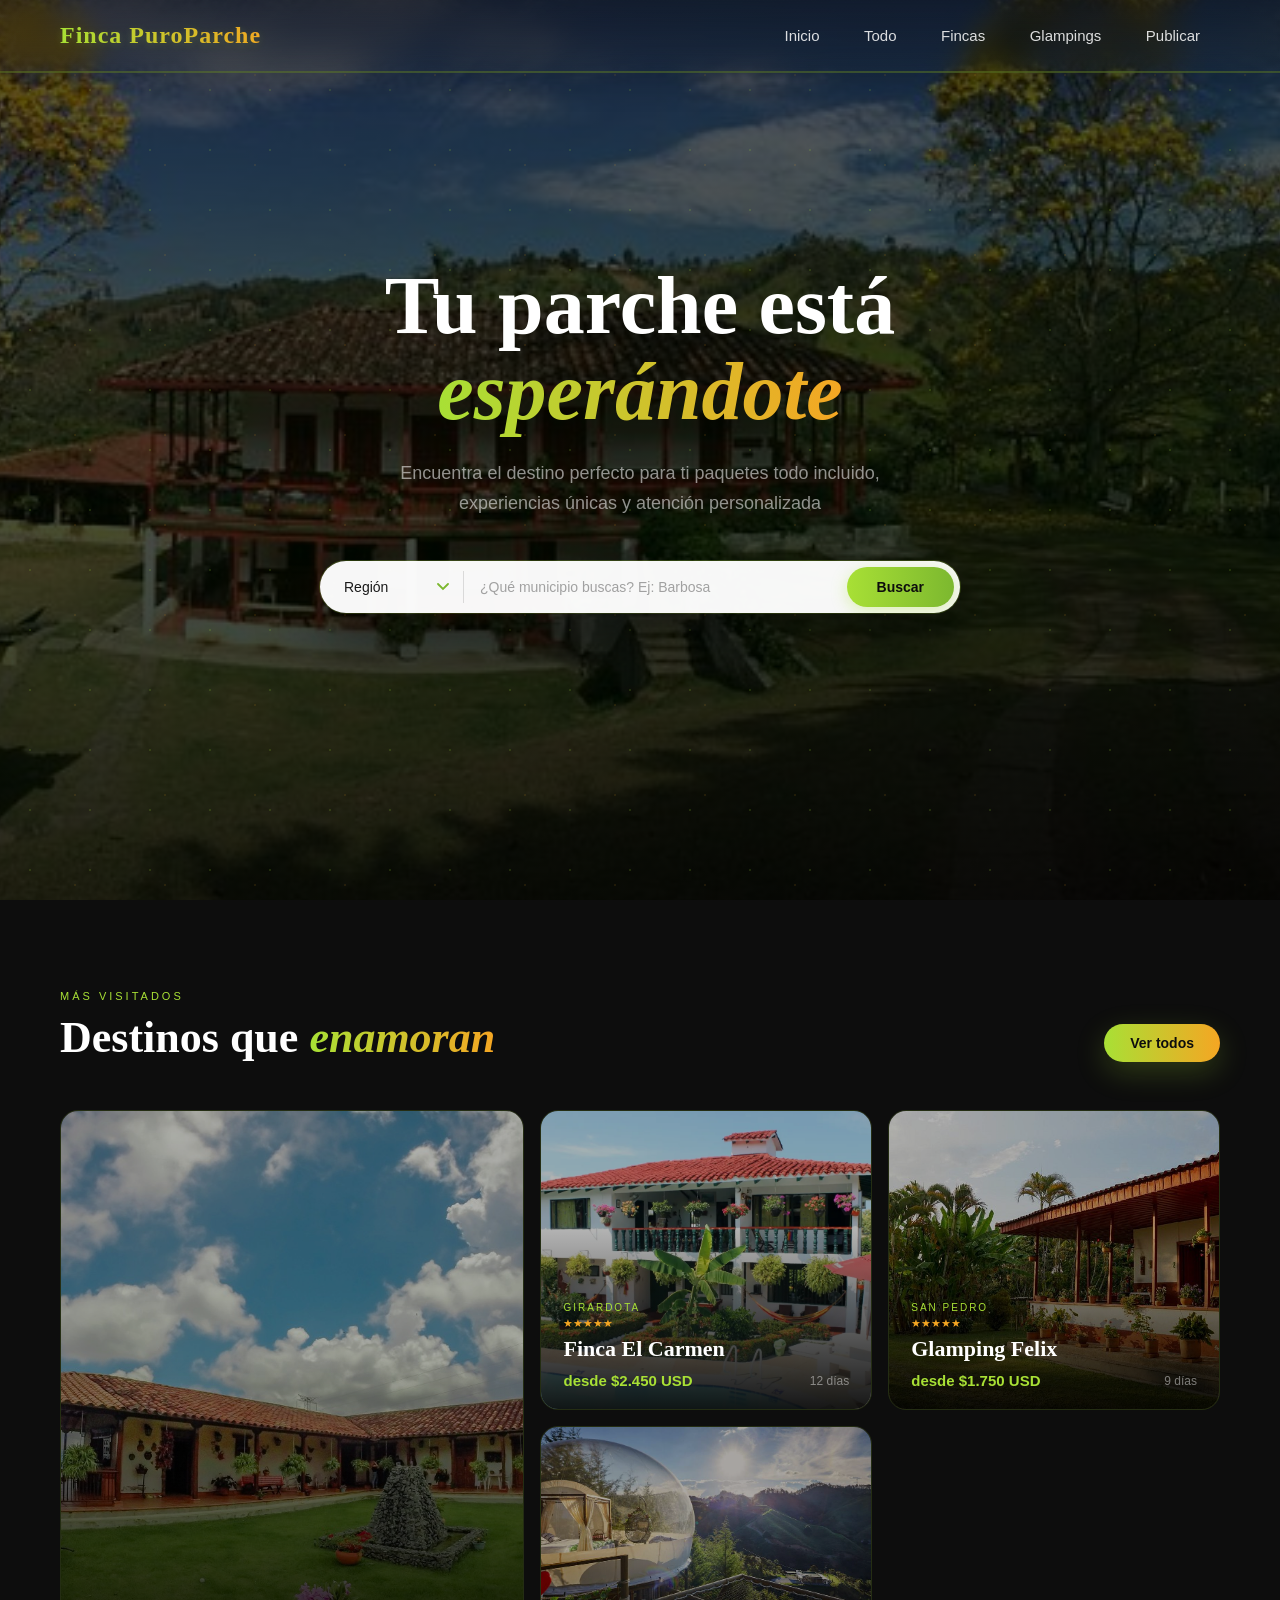
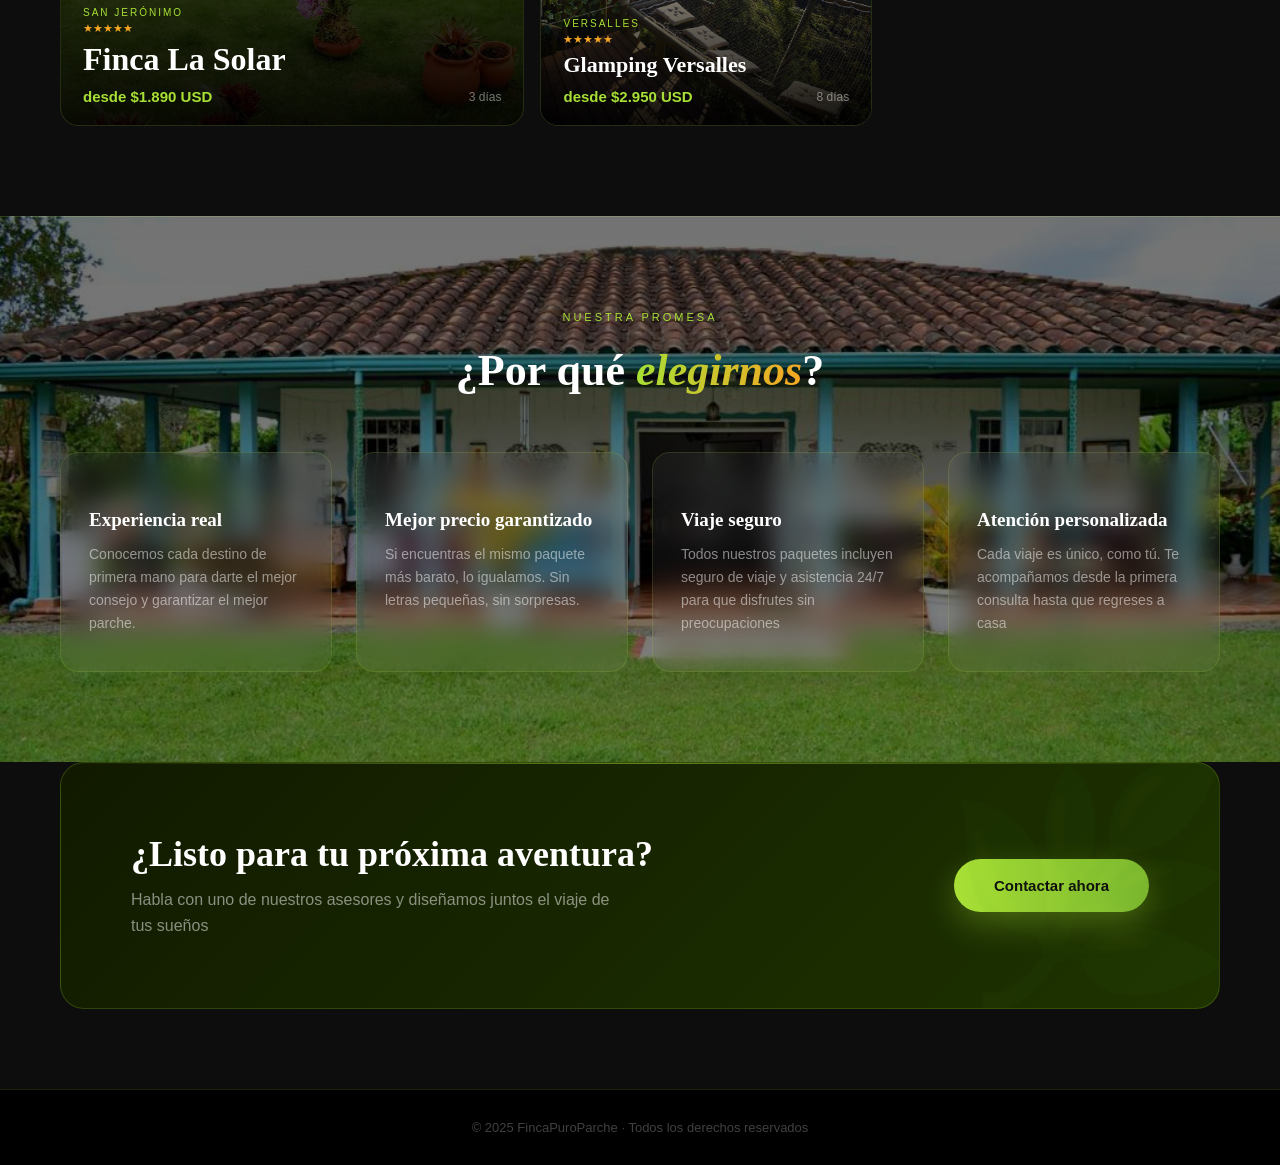
<file: index.html>
<!DOCTYPE html>
<html lang="es">
<head>
    <meta charset="UTF-8">
    <meta name="viewport" content="width=device-width, initial-scale=1.0">
    <title>Agencia de Viajes — Finca PuroParche</title>
    <link rel="preconnect" href="https://fonts.googleapis.com">
    <link rel="stylesheet" href="css/styleindex.css"> 
</head>
<body>

<header id="navbar">
    <div class="contenedor-navegacion">
        <span class="logo-texto"> Finca PuroParche</span>
        <nav class="menu">
            <a href="index.html">Inicio</a>
            <a href="html/Todo.html">Todo</a>
            <a href="html/Fincas.html">Fincas</a>
            <a href="html/Glampings.html">Glampings</a>
            <a href="html/contactanos.html">Publicar</a>
        </nav>
    </div>
</header>

<section class="hero">
    <div class="hero-bg"></div>
    <div class="hero-overlay"></div>
    <div class="hero-dots"></div>
    <div class="hero-content">

        <h1 class="hero-titulo">
            Tu parche está <em>esperándote</em>
        </h1>
        <p class="hero-subtitulo">
            Encuentra el destino perfecto para ti paquetes todo incluido, experiencias únicas y atención personalizada
        </p>

<div class="buscador-wrap">
    <div class="buscador-interactivo">
        <select name="tipo" id="search-region">
            <option value="">Región</option>
            <option value="Norte">Norte</option>
            <option value="Noroccidente">Noroccidente</option> <option value="Occidente">Occidente</option>
            <option value="Oriente">Oriente</option>
        </select>
        <div class="buscador-divider"></div>
        <input type="text" id="search-text" placeholder="¿Qué municipio buscas? Ej: Barbosa">
        <button class="btn-buscar" id="btn-buscar">Buscar</button>
    </div>
</div>
    </div>
</section>

<section class="seccion-destacados">
    <div class="seccion-header">
        <div>
            <p class="seccion-etiqueta"> Más visitados</p>
            <h2 class="seccion-titulo">Destinos que <em>enamoran</em></h2>
        </div>
        <a href="html/Todo.html" class="btn-ver-todos">Ver todos </a>
    </div>

    <div class="grid-destacados">
        <div class="card-dest">
            <img class="card-img" src="img/FincaLaSolar.jpg!d" alt="Finca La Solar">
            <div class="card-info">
                <p class="card-continente">San Jerónimo</p>
                <div class="estrellas">★★★★★</div>
                <h3 class="card-nombre">Finca La Solar</h3>
                <div class="card-footer">
                    <span class="card-precio">desde $1.890 USD</span>
                    <span class="card-dias"> 3 días</span>
                </div>
            </div>
        </div>

        <div class="card-dest">
            <img class="card-img" src="img/FincaElCarmen.webp" alt="Finca El Carmen">
            <div class="card-info">
                <p class="card-continente">Girardota</p>
                <div class="estrellas">★★★★★</div>
                <h3 class="card-nombre">Finca El Carmen</h3>
                <div class="card-footer">
                    <span class="card-precio">desde $2.450 USD</span>
                    <span class="card-dias"> 12 días</span>
                </div>
            </div>
        </div>

        <div class="card-dest">
            <img class="card-img" src="img/FincaFelix.jpg" alt="Glamping Felix">
            <div class="card-info">
                <p class="card-continente">San Pedro</p>
                <div class="estrellas">★★★★★</div>
                <h3 class="card-nombre">Glamping Felix</h3>
                <div class="card-footer">
                    <span class="card-precio">desde $1.750 USD</span>
                    <span class="card-dias"> 9 días</span>
                </div>
            </div>
        </div>

        <div class="card-dest">
            <img class="card-img" src="img/GlampingVersalles.jpg" alt="Glamping Versalles">
            <div class="card-info">
                <p class="card-continente">Versalles</p>
                <div class="estrellas">★★★★★</div>
                <h3 class="card-nombre">Glamping Versalles</h3>
                <div class="card-footer">
                    <span class="card-precio">desde $2.950 USD</span>
                    <span class="card-dias"> 8 días</span>
                </div>
            </div>
        </div>
    </div>
</section>

<section class="seccion-por-que">
    <div class="por-que-inner">
        <div style="text-align:center; margin-bottom: 0;">
            <p class="seccion-etiqueta" style="display:inline-block;"> Nuestra promesa</p>
            <h2 class="seccion-titulo" style="margin-top:12px;">¿Por qué <em>elegirnos</em>?</h2>
        </div>

        <div class="por-que-grid">
            <div class="por-que-card">
                <span class="por-que-icono"></span>
                <h3 class="por-que-titulo">Experiencia real</h3>
                <p class="por-que-texto">Conocemos cada destino de primera mano para darte el mejor consejo y garantizar el mejor parche.</p>
            </div>
            <div class="por-que-card">
                <span class="por-que-icono"></span>
                <h3 class="por-que-titulo">Mejor precio garantizado</h3>
                <p class="por-que-texto">Si encuentras el mismo paquete más barato, lo igualamos. Sin letras pequeñas, sin sorpresas.</p>
            </div>
            <div class="por-que-card">
                <span class="por-que-icono"></span>
                <h3 class="por-que-titulo">Viaje seguro</h3>
                <p class="por-que-texto">Todos nuestros paquetes incluyen seguro de viaje y asistencia 24/7 para que disfrutes sin preocupaciones</p>
            </div>
            <div class="por-que-card">
                <span class="por-que-icono"></span>
                <h3 class="por-que-titulo">Atención personalizada</h3>
                <p class="por-que-texto">Cada viaje es único, como tú. Te acompañamos desde la primera consulta hasta que regreses a casa</p>
            </div>
        </div>
    </div>
</section>

<div class="banner-cta">
    <div>
        <h2>¿Listo para tu próxima aventura?</h2>
        <p>Habla con uno de nuestros asesores y diseñamos juntos el viaje de tus sueños</p>
    </div>
    <a href="https://wa.me/573137295214?text=¡Hola!%20Estoy%20en%20la%20página%20de%20Finca%20PuroParche%20y%20quiero%20más%20información%20sobre%20los%20destinos%20disponibles." target="_blank" class="btn-cta">Contactar ahora</a>
</div>

<footer>
    <p>© 2025 FincaPuroParche · Todos los derechos reservados</p>
</footer>

<script>
    document.getElementById('btn-buscar').addEventListener('click', function() {
        const regionSeleccionada = document.getElementById('search-region').value;
        const textoBusqueda = document.getElementById('search-text').value.trim().toLowerCase();
        
        let destinoFinal = 'todos';

        if (textoBusqueda !== '') {
            if (textoBusqueda.includes('copacabana')) destinoFinal = 'Copacabana';
            else if (textoBusqueda.includes('girardota')) destinoFinal = 'Girardota';
            else if (textoBusqueda.includes('barbosa')) destinoFinal = 'Barbosa';
            else if (textoBusqueda.includes('jerónimo') || textoBusqueda.includes('jeronimo')) destinoFinal = 'San Jeronimo';
            else if (textoBusqueda.includes('santa fe')) destinoFinal = 'Santa Fe';
            else if (textoBusqueda.includes('sopetran') || textoBusqueda.includes('sopetrán')) destinoFinal = 'Sopetran';
            else if (textoBusqueda.includes('pedro')) destinoFinal = 'San Pedro';
            else if (textoBusqueda.includes('vicente')) destinoFinal = 'San Vicente';
            else if (textoBusqueda.includes('elena')) destinoFinal = 'Santa Elena';
        } 
        else if (regionSeleccionada !== '') {
            destinoFinal = regionSeleccionada; 
        }

        window.location.href = `html/Todo.html?buscar=${destinoFinal}`;
    });

    document.getElementById('search-text').addEventListener('keypress', function(e) {
        if (e.key === 'Enter') {
            document.getElementById('btn-buscar').click();
        }
    });
</script>

</body>
</html>
</file>
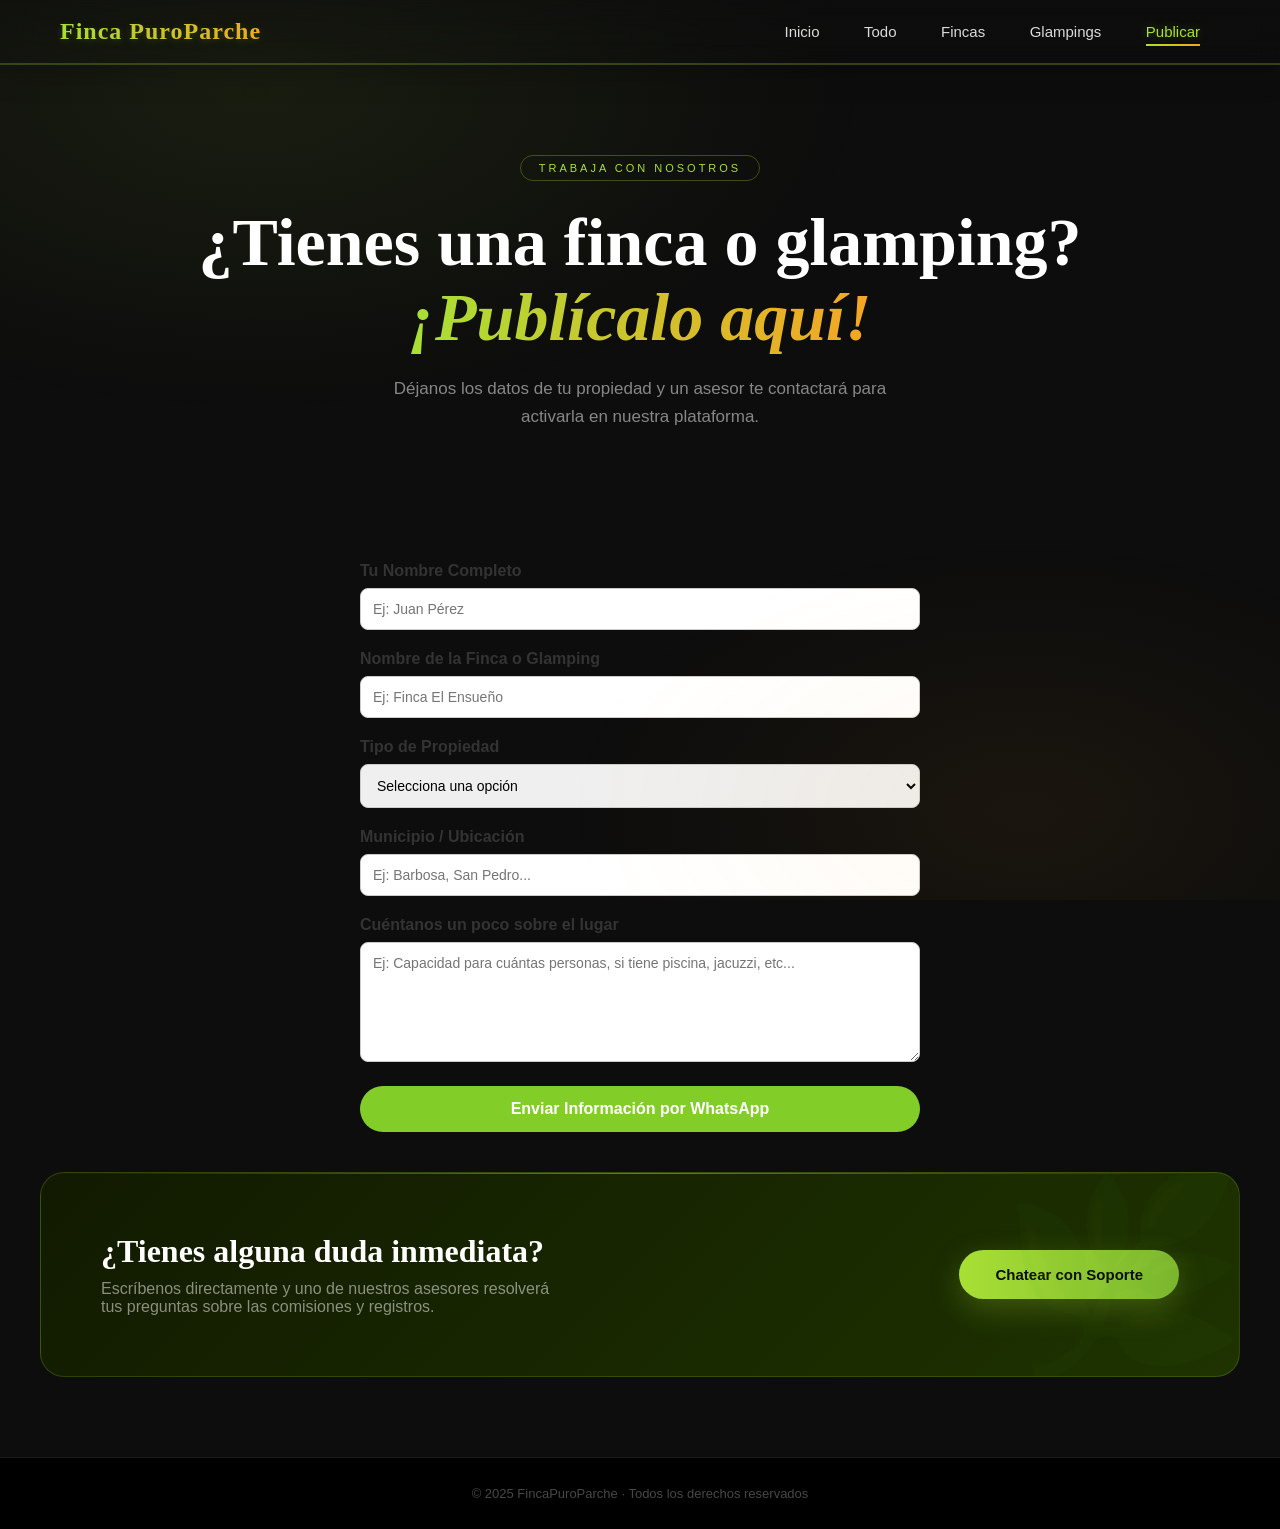
<file: html/Contactanos.html>
<!DOCTYPE html>
<html lang="es">
<head>
    <meta charset="UTF-8">
    <meta name="viewport" content="width=device-width, initial-scale=1.0">
    <title>Publica con Nosotros — Finca PuroParche</title>
    <link rel="preconnect" href="https://fonts.googleapis.com">
    <link rel="stylesheet" href="../css/styledestino.css">
    <link rel="stylesheet" href="../css/styleContacto.css">
</head>
<body>

<header>
    <div class="contenedor-navegacion">
        <span class="logo-texto"> Finca PuroParche</span>
        <nav class="menu">
            <a href="../index.html">Inicio</a>
            <a href="Todo.html">Todo</a>
            <a href="Fincas.html">Fincas</a>
            <a href="Glampings.html">Glampings</a>
            <a href="contactanos.html" class="activo">Publicar</a>
        </nav>
    </div>
</header>

<section class="hero-destinos">
    <span class="etiqueta"> Trabaja con nosotros</span>
    <h1>¿Tienes una finca o glamping?<br><em>¡Publícalo aquí!</em></h1>
    <p>Déjanos los datos de tu propiedad y un asesor te contactará para activarla en nuestra plataforma.</p>
</section>

<section class="seccion-formulario">
    <form id="form-publicar">
        <div class="grupo-campo">
            <label id="label-nombre">Tu Nombre Completo</label>
            <input type="text" id="nombre" placeholder="Ej: Juan Pérez" required>
        </div>

        <div class="grupo-campo">
            <label id="label-propiedad">Nombre de la Finca o Glamping</label>
            <input type="text" id="propiedad" placeholder="Ej: Finca El Ensueño" required>
        </div>

        <div class="grupo-campo">
            <label id="label-tipo">Tipo de Propiedad</label>
            <select id="tipo-propiedad" required>
                <option value="">Selecciona una opción</option>
                <option value="Finca">Finca</option>
                <option value="Glamping">Glamping</option>
            </select>
        </div>

        <div class="grupo-campo">
            <label id="label-municipio">Municipio / Ubicación</label>
            <input type="text" id="municipio" placeholder="Ej: Barbosa, San Pedro..." required>
        </div>

        <div class="grupo-campo">
            <label id="label-detalles">Cuéntanos un poco sobre el lugar</label>
            <textarea id="detalles" placeholder="Ej: Capacidad para cuántas personas, si tiene piscina, jacuzzi, etc..." required></textarea>
        </div>

        <button type="submit" class="btn-enviar-form">Enviar Información por WhatsApp</button>
    </form>
</section>

<div class="banner-cta">
    <div>
        <h2>¿Tienes alguna duda inmediata?</h2>
        <p>Escríbenos directamente y uno de nuestros asesores resolverá tus preguntas sobre las comisiones y registros.</p>
    </div>
    <a href="https://wa.me/573137295214?text=¡Hola!%20Tengo%20dudas%20sobre%20cómo%20funciona%20el%20registro%20de%20propiedades." target="_blank" class="btn-cta" style="text-decoration: none; display: inline-block; text-align: center;">Chatear con Soporte</a>
</div>

<footer>
    <p>© 2025 FincaPuroParche · Todos los derechos reservados</p>
</footer>

<script>
    document.getElementById('form-publicar').addEventListener('submit', function(e) {
        e.preventDefault();
        
        const nombre = document.getElementById('nombre').value;
        const propiedad = document.getElementById('propiedad').value;
        const tipo = document.getElementById('tipo-propiedad').value;
        const municipio = document.getElementById('municipio').value;
        const detalles = document.getElementById('detalles').value;
        
        // Reemplaza este número por el tuyo real con el código de país (57 para Colombia)
        const tuNumeroWhatsApp = "573137295214"; 
        
        // Estructuramos el mensaje de forma ordenada y profesional
        const mensaje = `¡Hola! Me gustaría publicar mi propiedad en Finca PuroParche. Aquí tienes los datos:%0A%0A` +
                        `• *Nombre:* ${encodeURIComponent(nombre)}%0A` +
                        `• *Propiedad:* ${encodeURIComponent(propiedad)}%0A` +
                        `• *Tipo:* ${encodeURIComponent(tipo)}%0A` +
                        `• *Municipio:* ${encodeURIComponent(municipio)}%0A` +
                        `• *Detalles:* ${encodeURIComponent(detalles)}`;
        
        // Abrimos la pestaña hacia WhatsApp con el formulario completo
        window.open(`https://wa.me/${tuNumeroWhatsApp}?text=${mensaje}`, '_blank');
    });
</script>

</body>
</html>
</file>
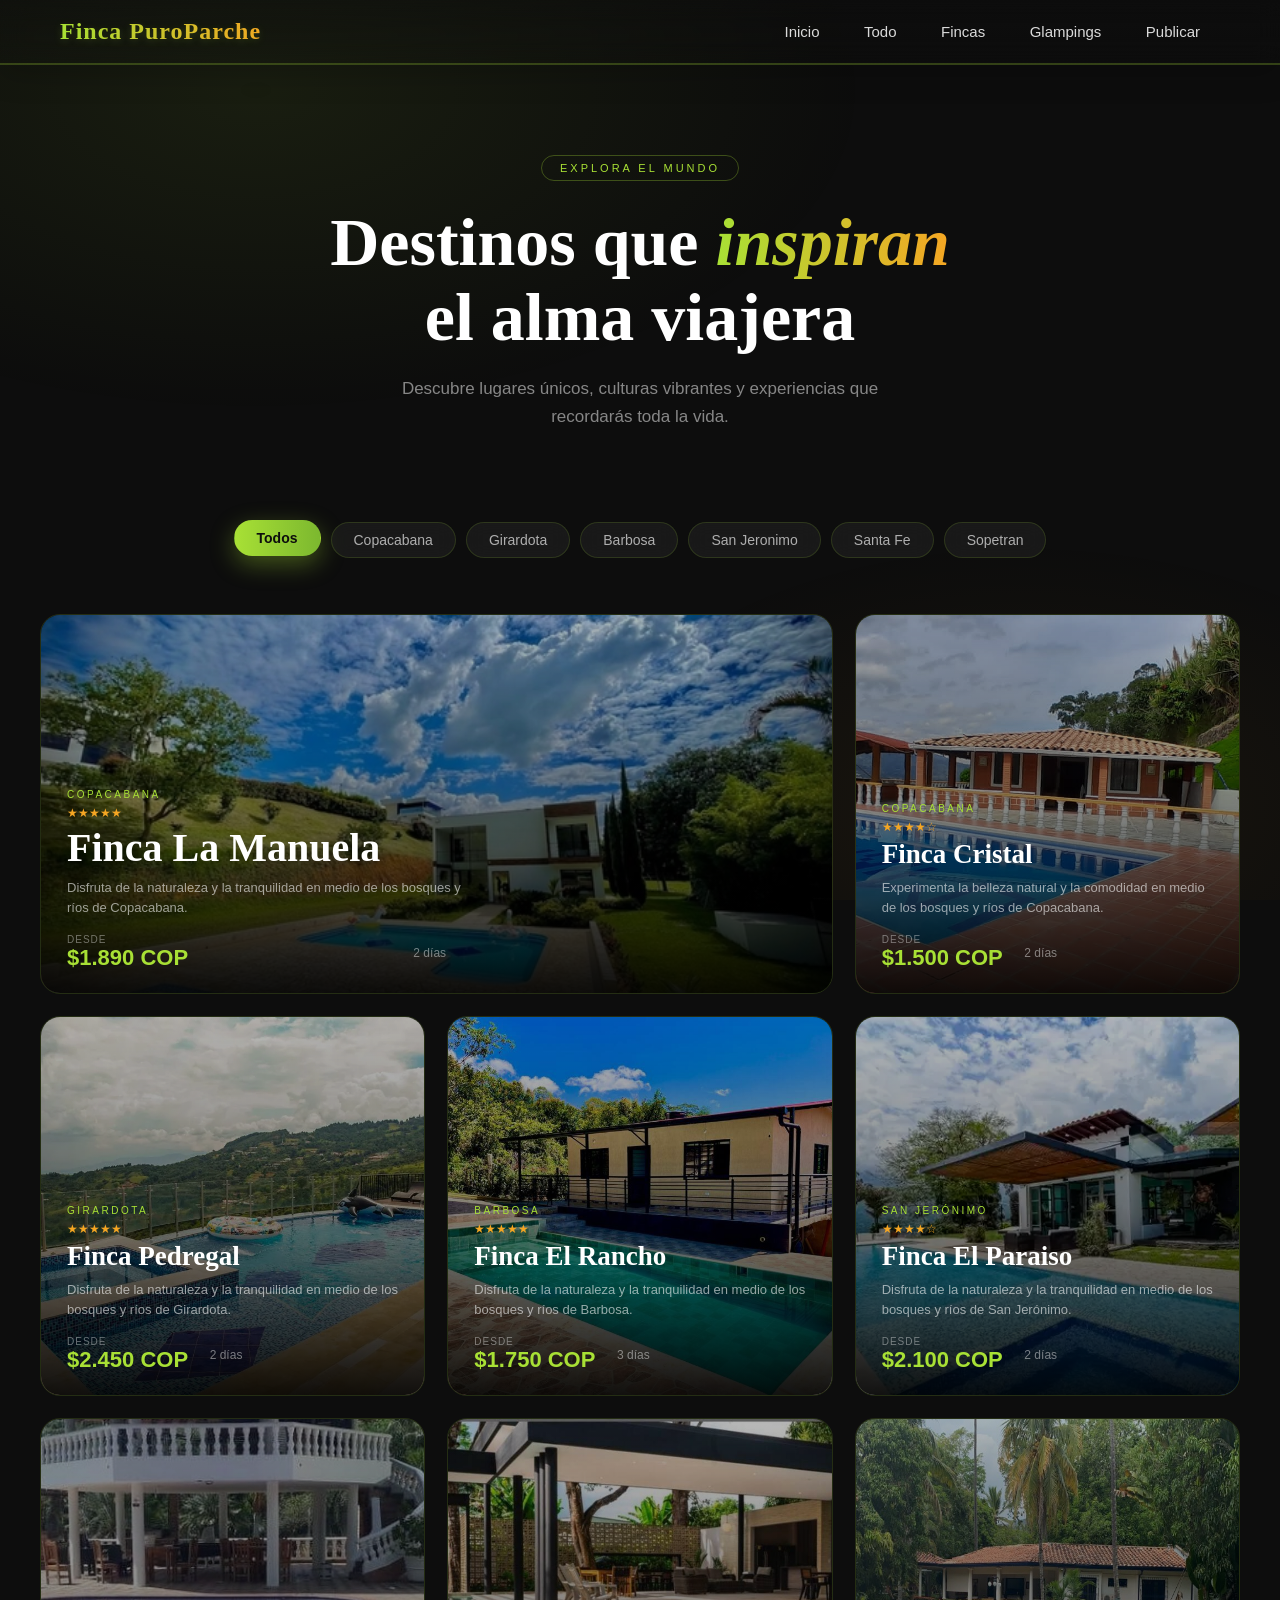
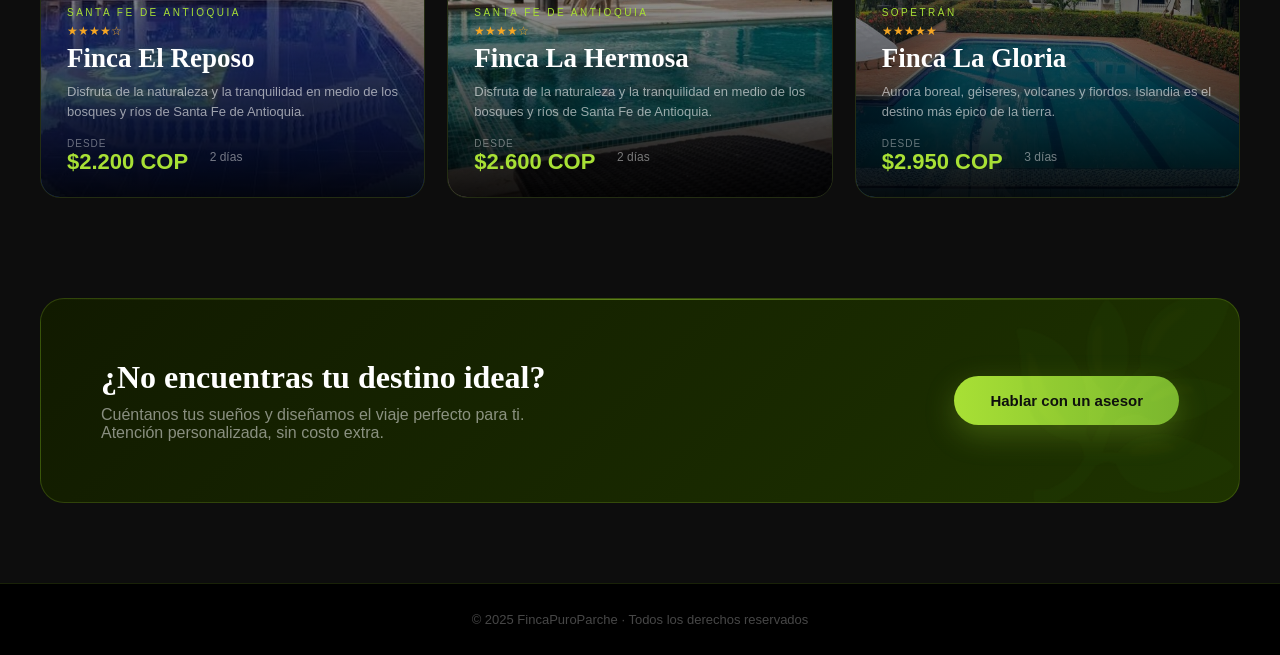
<file: html/Fincas.html>
<!DOCTYPE html>
<html lang="es">
<head>
    <meta charset="UTF-8">
    <meta name="viewport" content="width=device-width, initial-scale=1.0">
    <title>Destinos — Agencia de Viajes</title>
    <link rel="preconnect" href="https://fonts.googleapis.com">
        <link rel="stylesheet" href="../css/styledestino.css">
</head>
<body>

<header>
    <div class="contenedor-navegacion">
        <span class="logo-texto"> Finca PuroParche</span>
        <nav class="menu">
            <a href="../index.html" >Inicio</a>
            <a href="Todo.html">Todo</a>
            <a href="Fincas.html">Fincas</a>
            <a href="Glampings.html">Glampings</a>
            <a href="Contactanos.html" >Publicar</a>
        </nav>
    </div>
</header>

<section class="hero-destinos">
    <span class="etiqueta"> Explora el mundo</span>
    <h1>Destinos que <em>inspiran</em><br>el alma viajera</h1>
    <p>Descubre lugares únicos, culturas vibrantes y experiencias que recordarás toda la vida.</p>
</section>

<div class="filtros">
    <button class="filtro-btn activo" onclick="filtrar(this,'todos')">Todos</button>
    <button class="filtro-btn" onclick="filtrar(this,'Copacabana')"> Copacabana</button>
    <button class="filtro-btn" onclick="filtrar(this,'Girardota')"> Girardota</button>
    <button class="filtro-btn" onclick="filtrar(this,'Barbosa')"> Barbosa</button>
    <button class="filtro-btn" onclick="filtrar(this,'San Jeronimo')"> San Jeronimo</button>
    <button class="filtro-btn" onclick="filtrar(this,'Santa Fe')"> Santa Fe</button>
    <button class="filtro-btn" onclick="filtrar(this,'Sopetran')"> Sopetran</button>
</div>

<section class="seccion-destinos">
    <div class="grid-destinos" id="grid">

        <div class="tarjeta-destino" data-region="Copacabana">
            <img class="tarjeta-img" src="../img/FincaLaManuela.webp" alt="Copacabana">
            <div class="tarjeta-info">
                <p class="tarjeta-continente">Copacabana</p>
                <div class="estrellas">★★★★★</div>
                <h2 class="tarjeta-nombre">Finca La Manuela</h2>
                <p class="tarjeta-descripcion">Disfruta de la naturaleza y la tranquilidad en medio de los bosques y ríos de Copacabana.</p>
                <div class="tarjeta-footer">
                    <div class="tarjeta-precio"><span class="precio-desde">desde</span><span class="precio-valor">$1.890 COP</span></div>
                    <span class="tarjeta-duracion"> 2 días</span>
                    <a href="../html/fincas/FincaLaManuela/StandBY.html" class="btn-ver">Ver paquete →</a>
                </div>
            </div>
        </div>

        <div class="tarjeta-destino" data-region="Copacabana">
            <img class="tarjeta-img" src="../img/FincaCristal.jpg" alt="Copacabana">
            <div class="tarjeta-info">
                <p class="tarjeta-continente">Copacabana</p>
                <div class="estrellas">★★★★☆</div>
                <h2 class="tarjeta-nombre">Finca Cristal</h2>
                <p class="tarjeta-descripcion">Experimenta la belleza natural y la comodidad en medio de los bosques y ríos de Copacabana.</p>
                <div class="tarjeta-footer">
                    <div class="tarjeta-precio"><span class="precio-desde">desde</span><span class="precio-valor">$1.500 COP</span></div>
                    <span class="tarjeta-duracion"> 2 días</span>
                    <a href="../html/fincas/FincaLaManuela/StandBY.html" class="btn-ver">Ver paquete →</a>
                </div>
            </div>
        </div>

        <div class="tarjeta-destino" data-region="Girardota">
            <img class="tarjeta-img" src="../img/FincaPedregal.webp" alt="Girardota">
            <div class="tarjeta-info">
                <p class="tarjeta-continente">Girardota</p>
                <div class="estrellas">★★★★★</div>
                <h2 class="tarjeta-nombre">Finca Pedregal</h2>
                <p class="tarjeta-descripcion">Disfruta de la naturaleza y la tranquilidad en medio de los bosques y ríos de Girardota.</p>
                <div class="tarjeta-footer">
                    <div class="tarjeta-precio"><span class="precio-desde">desde</span><span class="precio-valor">$2.450 COP</span></div>
                    <span class="tarjeta-duracion">2 días</span>
                    <a href="../html/fincas/FincaLaManuela/StandBY.html" class="btn-ver">Ver paquete →</a>
                </div>
            </div>
        </div>

        <div class="tarjeta-destino" data-region="Barbosa">
            <img class="tarjeta-img" src="../img/FincaRancho.jpg" alt="Barbosa">
            <div class="tarjeta-info">
                <p class="tarjeta-continente">Barbosa</p>
                <div class="estrellas">★★★★★</div>
                <h2 class="tarjeta-nombre">Finca El Rancho</h2>
                <p class="tarjeta-descripcion">Disfruta de la naturaleza y la tranquilidad en medio de los bosques y ríos de Barbosa.</p>
                <div class="tarjeta-footer">
                    <div class="tarjeta-precio"><span class="precio-desde">desde</span><span class="precio-valor">$1.750 COP</span></div>
                    <span class="tarjeta-duracion"> 3 días</span>
                    <a href="../html/fincas/FincaLaManuela/StandBY.html" class="btn-ver">Ver paquete →</a>
                </div>
            </div>
        </div>

        <div class="tarjeta-destino" data-region="San Jeronimo">
            <img class="tarjeta-img" src="../img/Finca El Paraiso.webp" alt="San Jerónimo">
            <div class="tarjeta-info">
                <p class="tarjeta-continente">San Jerónimo</p>
                <div class="estrellas">★★★★☆</div>
                <h2 class="tarjeta-nombre">Finca El Paraiso</h2>
                <p class="tarjeta-descripcion">Disfruta de la naturaleza y la tranquilidad en medio de los bosques y ríos de San Jerónimo.</p>
                <div class="tarjeta-footer">
                    <div class="tarjeta-precio"><span class="precio-desde">desde</span><span class="precio-valor">$2.100 COP</span></div>
                    <span class="tarjeta-duracion"> 2 días</span>
                    <a href="../html/fincas/FincaLaManuela/StandBY.html" class="btn-ver">Ver paquete →</a>
                </div>
            </div>
        </div>

        <div class="tarjeta-destino" data-region="Santa Fe">
            <img class="tarjeta-img" src="../img/FincaReposo.webp" alt="Santa Fe">
            <div class="tarjeta-info">
                <p class="tarjeta-continente">Santa Fe de Antioquia</p>
                <div class="estrellas">★★★★☆</div>
                <h2 class="tarjeta-nombre">Finca El Reposo</h2>
                <p class="tarjeta-descripcion">Disfruta de la naturaleza y la tranquilidad en medio de los bosques y ríos de Santa Fe de Antioquia.</p>
                <div class="tarjeta-footer">
                    <div class="tarjeta-precio"><span class="precio-desde">desde</span><span class="precio-valor">$2.200 COP</span></div>
                    <span class="tarjeta-duracion"> 2 días</span>
                    <a href="../html/fincas/FincaLaManuela/StandBY.html" class="btn-ver">Ver paquete →</a>
                </div>
            </div>
        </div>

        <div class="tarjeta-destino" data-region="Santa Fe">
            <img class="tarjeta-img" src="../img/FincaLaHermosa.jpg" alt="Santa Fe">
            <div class="tarjeta-info">
                <p class="tarjeta-continente">Santa Fe de Antioquia</p>
                <div class="estrellas">★★★★☆</div>
                <h2 class="tarjeta-nombre">Finca La Hermosa</h2>
                <p class="tarjeta-descripcion">Disfruta de la naturaleza y la tranquilidad en medio de los bosques y ríos de Santa Fe de Antioquia.</p>
                <div class="tarjeta-footer">
                    <div class="tarjeta-precio"><span class="precio-desde">desde</span><span class="precio-valor">$2.600 COP</span></div>
                    <span class="tarjeta-duracion"> 2 días</span>
                    <a href="../html/fincas/FincaLaManuela/StandBY.html" class="btn-ver">Ver paquete →</a>
                </div>
            </div>
        </div>

        <div class="tarjeta-destino" data-region="Sopetran">
            <img class="tarjeta-img" src="../img/FincaLaGloria.jpg" alt="Sopetrán">
            <div class="tarjeta-info">
                <p class="tarjeta-continente">Sopetrán</p>
                <div class="estrellas">★★★★★</div>
                <h2 class="tarjeta-nombre">Finca La Gloria</h2>
                <p class="tarjeta-descripcion">Aurora boreal, géiseres, volcanes y fiordos. Islandia es el destino más épico de la tierra.</p>
                <div class="tarjeta-footer">
                    <div class="tarjeta-precio"><span class="precio-desde">desde</span><span class="precio-valor">$2.950 COP</span></div>
                    <span class="tarjeta-duracion"> 3 días</span>
                    <a href="../html/fincas/FincaLaManuela/StandBY.html" class="btn-ver">Ver paquete →</a>
                </div>
            </div>
        </div>

    </div>
</section>

<div class="banner-cta">
    <div>
        <h2>¿No encuentras tu destino ideal?</h2>
        <p>Cuéntanos tus sueños y diseñamos el viaje perfecto para ti. Atención personalizada, sin costo extra.</p>
    </div>
    <a href="https://wa.me/573137295214?text=¡Hola!%20No%20encontré%20mi%20destino%20ideal%20en%20la%20web%20y%20quiero%20asesoría." target="_blank" class="btn-cta" style="text-decoration: none; display: inline-block; text-align: center;">Hablar con un asesor</a>
</div>

<footer>
    <p>© 2025 FincaPuroParche · Todos los derechos reservados</p>
</footer>

<script>
    function filtrar(btn, region) {
        document.querySelectorAll('.filtro-btn').forEach(b => b.classList.remove('activo'));
        btn.classList.add('activo');
        const tarjetas = document.querySelectorAll('.tarjeta-destino');
        tarjetas.forEach((t, i) => {
            const match = region === 'todos' || t.dataset.region === region;
            t.style.transition = 'opacity 0.3s ease, transform 0.3s ease';
            if (match) {
                t.style.display = '';
                setTimeout(() => { t.style.opacity = '1'; t.style.transform = ''; }, i * 40);
            } else {
                t.style.opacity = '0'; t.style.transform = 'scale(0.95)';
                setTimeout(() => t.style.display = 'none', 300);
            }
        });
        const primera = document.querySelector('#grid .tarjeta-destino');
        if (primera) primera.style.gridColumn = region === 'todos' ? 'span 2' : 'span 1';
    }
</script>

</body>
</html>
</file>
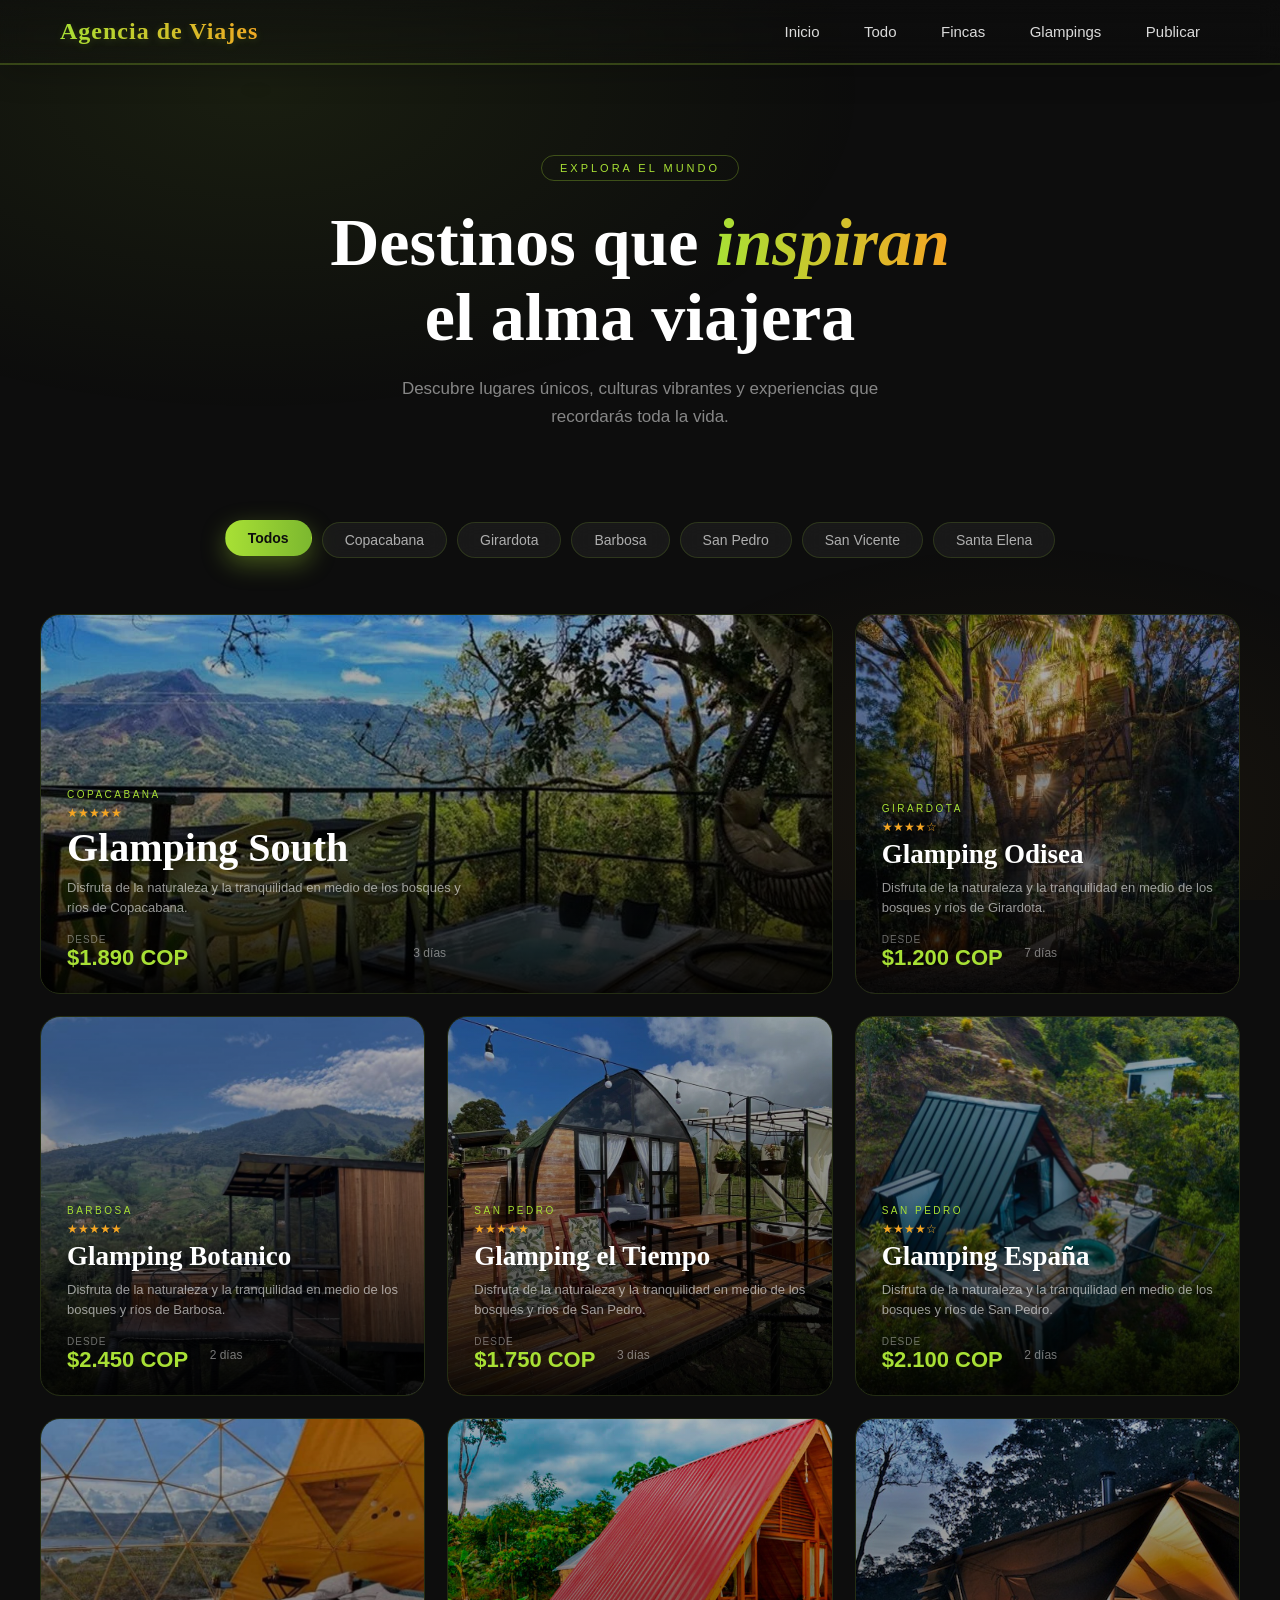
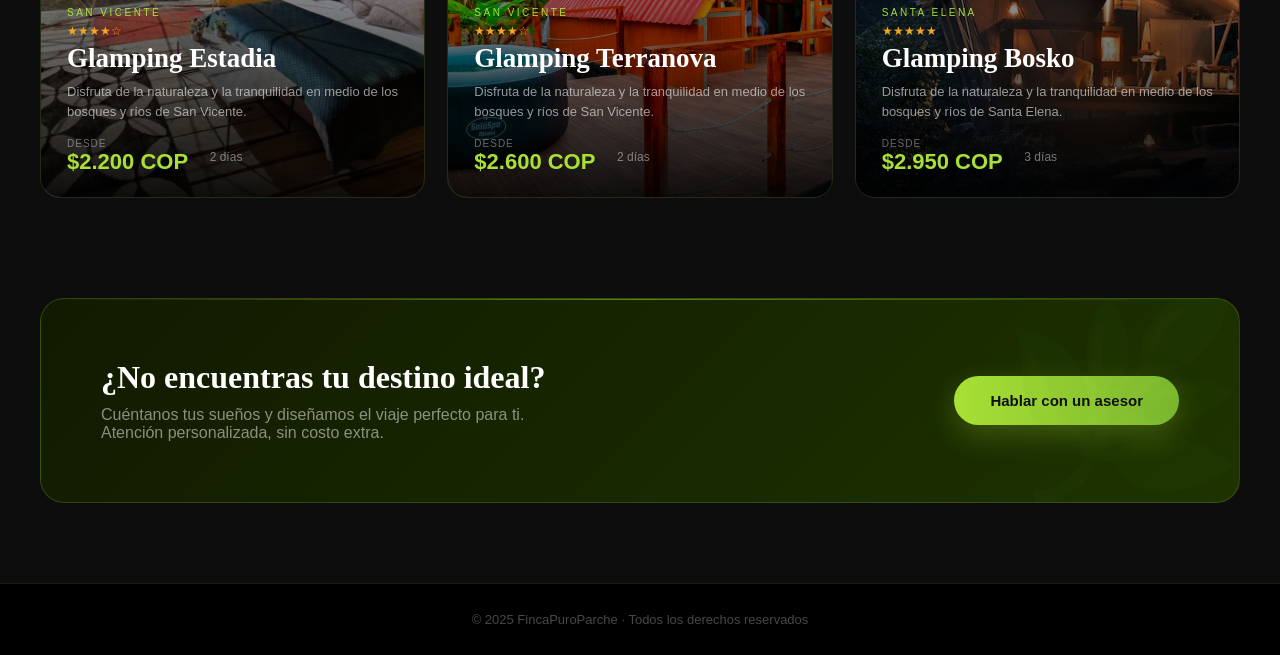
<file: html/Glampings.html>
<!DOCTYPE html>
<html lang="es">
<head>
    <meta charset="UTF-8">
    <meta name="viewport" content="width=device-width, initial-scale=1.0">
    <title>Destinos — Agencia de Viajes</title>
    <link rel="preconnect" href="https://fonts.googleapis.com">
        <link rel="stylesheet" href="../css/styledestino.css">
</head>
<body>

<header>
    <div class="contenedor-navegacion">
        <span class="logo-texto"> Agencia de Viajes</span>
        <nav class="menu">
            <a href="../index.html" >Inicio</a>
            <a href="Todo.html">Todo</a>
            <a href="Fincas.html">Fincas</a>
            <a href="Glampings.html">Glampings</a>
            <a href="Contactanos.html" >Publicar</a>
        </nav>
    </div>
</header>

<section class="hero-destinos">
    <span class="etiqueta"> Explora el mundo</span>
    <h1>Destinos que <em>inspiran</em><br>el alma viajera</h1>
    <p>Descubre lugares únicos, culturas vibrantes y experiencias que recordarás toda la vida.</p>
</section>

<div class="filtros">
    <button class="filtro-btn activo" onclick="filtrar(this,'todos')">Todos</button>
    <button class="filtro-btn" onclick="filtrar(this,'Copacabana')"> Copacabana</button>
    <button class="filtro-btn" onclick="filtrar(this,'Girardota')"> Girardota</button>
    <button class="filtro-btn" onclick="filtrar(this,'Barbosa')"> Barbosa</button>
    <button class="filtro-btn" onclick="filtrar(this,'San Pedro')"> San Pedro</button>
    <button class="filtro-btn" onclick="filtrar(this,'San Vicente')"> San Vicente</button>
    <button class="filtro-btn" onclick="filtrar(this,'Santa Elena')"> Santa Elena</button>
</div>

<section class="seccion-destinos">
    <div class="grid-destinos" id="grid">

        <div class="tarjeta-destino" data-region="Copacabana">
            <img class="tarjeta-img" src="../img/GlampingSouth.webp" alt="Copacabana">
            <div class="tarjeta-info">
                <p class="tarjeta-continente">Copacabana</p>
                <div class="estrellas">★★★★★</div>
                <h2 class="tarjeta-nombre">Glamping South</h2>
                <p class="tarjeta-descripcion">Disfruta de la naturaleza y la tranquilidad en medio de los bosques y ríos de Copacabana.</p>
                <div class="tarjeta-footer">
                    <div class="tarjeta-precio"><span class="precio-desde">desde</span><span class="precio-valor">$1.890 COP</span></div>
                    <span class="tarjeta-duracion"> 3 días</span>
                    <a href="../html/fincas/FincaLaManuela/StandBY.html" class="btn-ver">Ver paquete →</a>
                </div>
            </div>
        </div>

        <div class="tarjeta-destino" data-region="Girardota">
            <img class="tarjeta-img" src="../img/GlampingOdisea.jpg" alt="Girardota">
            <div class="tarjeta-info">
                <p class="tarjeta-continente">Girardota</p>
                <div class="estrellas">★★★★☆</div>
                <h2 class="tarjeta-nombre">Glamping Odisea</h2>
                <p class="tarjeta-descripcion">Disfruta de la naturaleza y la tranquilidad en medio de los bosques y ríos de Girardota.</p>
                <div class="tarjeta-footer">
                    <div class="tarjeta-precio"><span class="precio-desde">desde</span><span class="precio-valor">$1.200 COP</span></div>
                    <span class="tarjeta-duracion"> 7 días</span>
                    <a href="../html/fincas/FincaLaManuela/StandBY.html" class="btn-ver">Ver paquete →</a>
                </div>
            </div>
        </div>

        <div class="tarjeta-destino" data-region="Barbosa">
            <img class="tarjeta-img" src="../img/GlampingBotanico.jpg" alt="Glamping Botanico">
            <div class="tarjeta-info">
                <p class="tarjeta-continente">Barbosa</p>
                <div class="estrellas">★★★★★</div>
                <h2 class="tarjeta-nombre">Glamping Botanico</h2>
                <p class="tarjeta-descripcion">Disfruta de la naturaleza y la tranquilidad en medio de los bosques y ríos de Barbosa.</p>
                <div class="tarjeta-footer">
                    <div class="tarjeta-precio"><span class="precio-desde">desde</span><span class="precio-valor">$2.450 COP</span></div>
                    <span class="tarjeta-duracion"> 2 días</span>
                    <a href="../html/fincas/FincaLaManuela/StandBY.html" class="btn-ver">Ver paquete →</a>
                </div>
            </div>
        </div>

        <div class="tarjeta-destino" data-region="San Pedro">
            <img class="tarjeta-img" src="../img/GlampingElTiempo.jpeg" alt="Glamping el Tiempo">
            <div class="tarjeta-info">
                <p class="tarjeta-continente">San Pedro</p>
                <div class="estrellas">★★★★★</div>
                <h2 class="tarjeta-nombre">Glamping el Tiempo</h2>
                <p class="tarjeta-descripcion">Disfruta de la naturaleza y la tranquilidad en medio de los bosques y ríos de San Pedro.</p>
                <div class="tarjeta-footer">
                    <div class="tarjeta-precio"><span class="precio-desde">desde</span><span class="precio-valor">$1.750 COP</span></div>
                    <span class="tarjeta-duracion"> 3 días</span>
                    <a href="../html/fincas/FincaLaManuela/StandBY.html" class="btn-ver">Ver paquete →</a>
                </div>
            </div>
        </div>

        <div class="tarjeta-destino" data-region="San Pedro">
            <img class="tarjeta-img" src="../img/GlampingEspaña.jpg" alt="Glamping España">
            <div class="tarjeta-info">
                <p class="tarjeta-continente">San Pedro</p>
                <div class="estrellas">★★★★☆</div>
                <h2 class="tarjeta-nombre">Glamping España</h2>
                <p class="tarjeta-descripcion">Disfruta de la naturaleza y la tranquilidad en medio de los bosques y ríos de San Pedro.</p>
                <div class="tarjeta-footer">
                    <div class="tarjeta-precio"><span class="precio-desde">desde</span><span class="precio-valor">$2.100 COP</span></div>
                    <span class="tarjeta-duracion"> 2 días</span>
                    <a href="../html/fincas/FincaLaManuela/StandBY.html" class="btn-ver">Ver paquete →</a>
                </div>
            </div>
        </div>

        <div class="tarjeta-destino" data-region="San Vicente">
            <img class="tarjeta-img" src="../img/GlampingEstadia.jpg" alt="Glamping Estadia">
            <div class="tarjeta-info">
                <p class="tarjeta-continente">San Vicente</p>
                <div class="estrellas">★★★★☆</div>
                <h2 class="tarjeta-nombre">Glamping Estadia</h2>
                <p class="tarjeta-descripcion">Disfruta de la naturaleza y la tranquilidad en medio de los bosques y ríos de San Vicente.</p>
                <div class="tarjeta-footer">
                    <div class="tarjeta-precio"><span class="precio-desde">desde</span><span class="precio-valor">$2.200 COP</span></div>
                    <span class="tarjeta-duracion"> 2 días</span>
                    <a href="../html/fincas/FincaLaManuela/StandBY.html" class="btn-ver">Ver paquete →</a>
                </div>
            </div>
        </div>

        <div class="tarjeta-destino" data-region="San Vicente">
            <img class="tarjeta-img" src="../img/GlampingTerranova.jpg" alt="Glamping Terranova">
            <div class="tarjeta-info">
                <p class="tarjeta-continente">San Vicente</p>
                <div class="estrellas">★★★★☆</div>
                <h2 class="tarjeta-nombre">Glamping Terranova</h2>
                <p class="tarjeta-descripcion">Disfruta de la naturaleza y la tranquilidad en medio de los bosques y ríos de San Vicente.</p>
                <div class="tarjeta-footer">
                    <div class="tarjeta-precio"><span class="precio-desde">desde</span><span class="precio-valor">$2.600 COP</span></div>
                    <span class="tarjeta-duracion"> 2 días</span>
                    <a href="../html/fincas/FincaLaManuela/StandBY.html" class="btn-ver">Ver paquete →</a>
                </div>
            </div>
        </div>

        <div class="tarjeta-destino" data-region="Santa Elena">
            <img class="tarjeta-img" src="../img/GlampingBosko.jpg" alt="Glamping Bosko">
            <div class="tarjeta-info">
                <p class="tarjeta-continente">Santa Elena</p>
                <div class="estrellas">★★★★★</div>
                <h2 class="tarjeta-nombre">Glamping Bosko</h2>
                <p class="tarjeta-descripcion">Disfruta de la naturaleza y la tranquilidad en medio de los bosques y ríos de Santa Elena.</p>
                <div class="tarjeta-footer">
                    <div class="tarjeta-precio"><span class="precio-desde">desde</span><span class="precio-valor">$2.950 COP</span></div>
                    <span class="tarjeta-duracion"> 3 días</span>
                    <a href="../html/fincas/FincaLaManuela/StandBY.html" class="btn-ver">Ver paquete →</a>
                </div>
            </div>
        </div>

    </div>
</section>

<div class="banner-cta">
    <div>
        <h2>¿No encuentras tu destino ideal?</h2>
        <p>Cuéntanos tus sueños y diseñamos el viaje perfecto para ti. Atención personalizada, sin costo extra.</p>
    </div>
    <a href="https://wa.me/573137295214?text=¡Hola!%20No%20encontré%20mi%20destino%20ideal%20en%20la%20web%20y%20quiero%20asesoría." target="_blank" class="btn-cta" style="text-decoration: none; display: inline-block; text-align: center;">Hablar con un asesor</a>
</div>

<footer>
    <p>© 2025 FincaPuroParche · Todos los derechos reservados</p>
</footer>

<script>
    function filtrar(btn, region) {
        document.querySelectorAll('.filtro-btn').forEach(b => b.classList.remove('activo'));
        btn.classList.add('activo');
        const tarjetas = document.querySelectorAll('.tarjeta-destino');
        tarjetas.forEach((t, i) => {
            const match = region === 'todos' || t.dataset.region === region;
            t.style.transition = 'opacity 0.3s ease, transform 0.3s ease';
            if (match) {
                t.style.display = '';
                setTimeout(() => { t.style.opacity = '1'; t.style.transform = ''; }, i * 40);
            } else {
                t.style.opacity = '0'; t.style.transform = 'scale(0.95)';
                setTimeout(() => t.style.display = 'none', 300);
            }
        });
        const primera = document.querySelector('#grid .tarjeta-destino');
        if (primera) primera.style.gridColumn = region === 'todos' ? 'span 2' : 'span 1';
    }
</script>

</body>
</html>
</file>
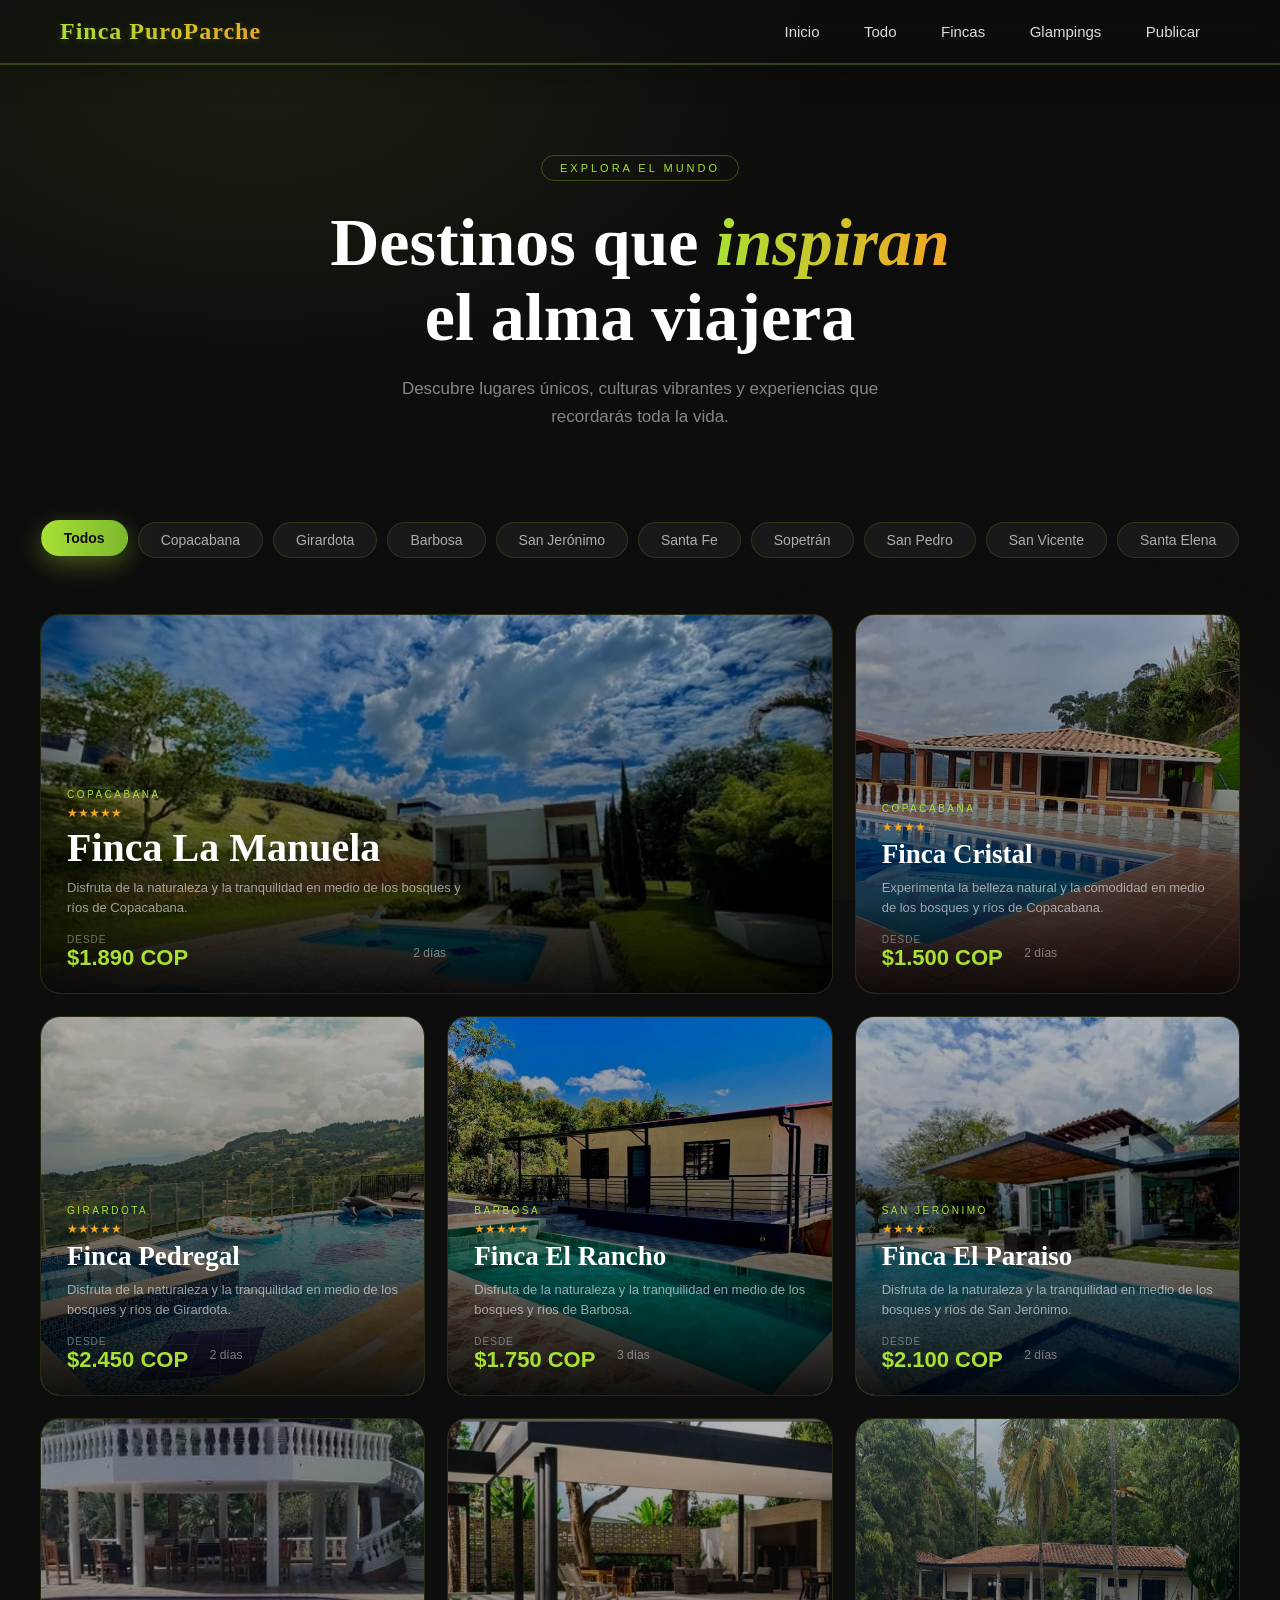
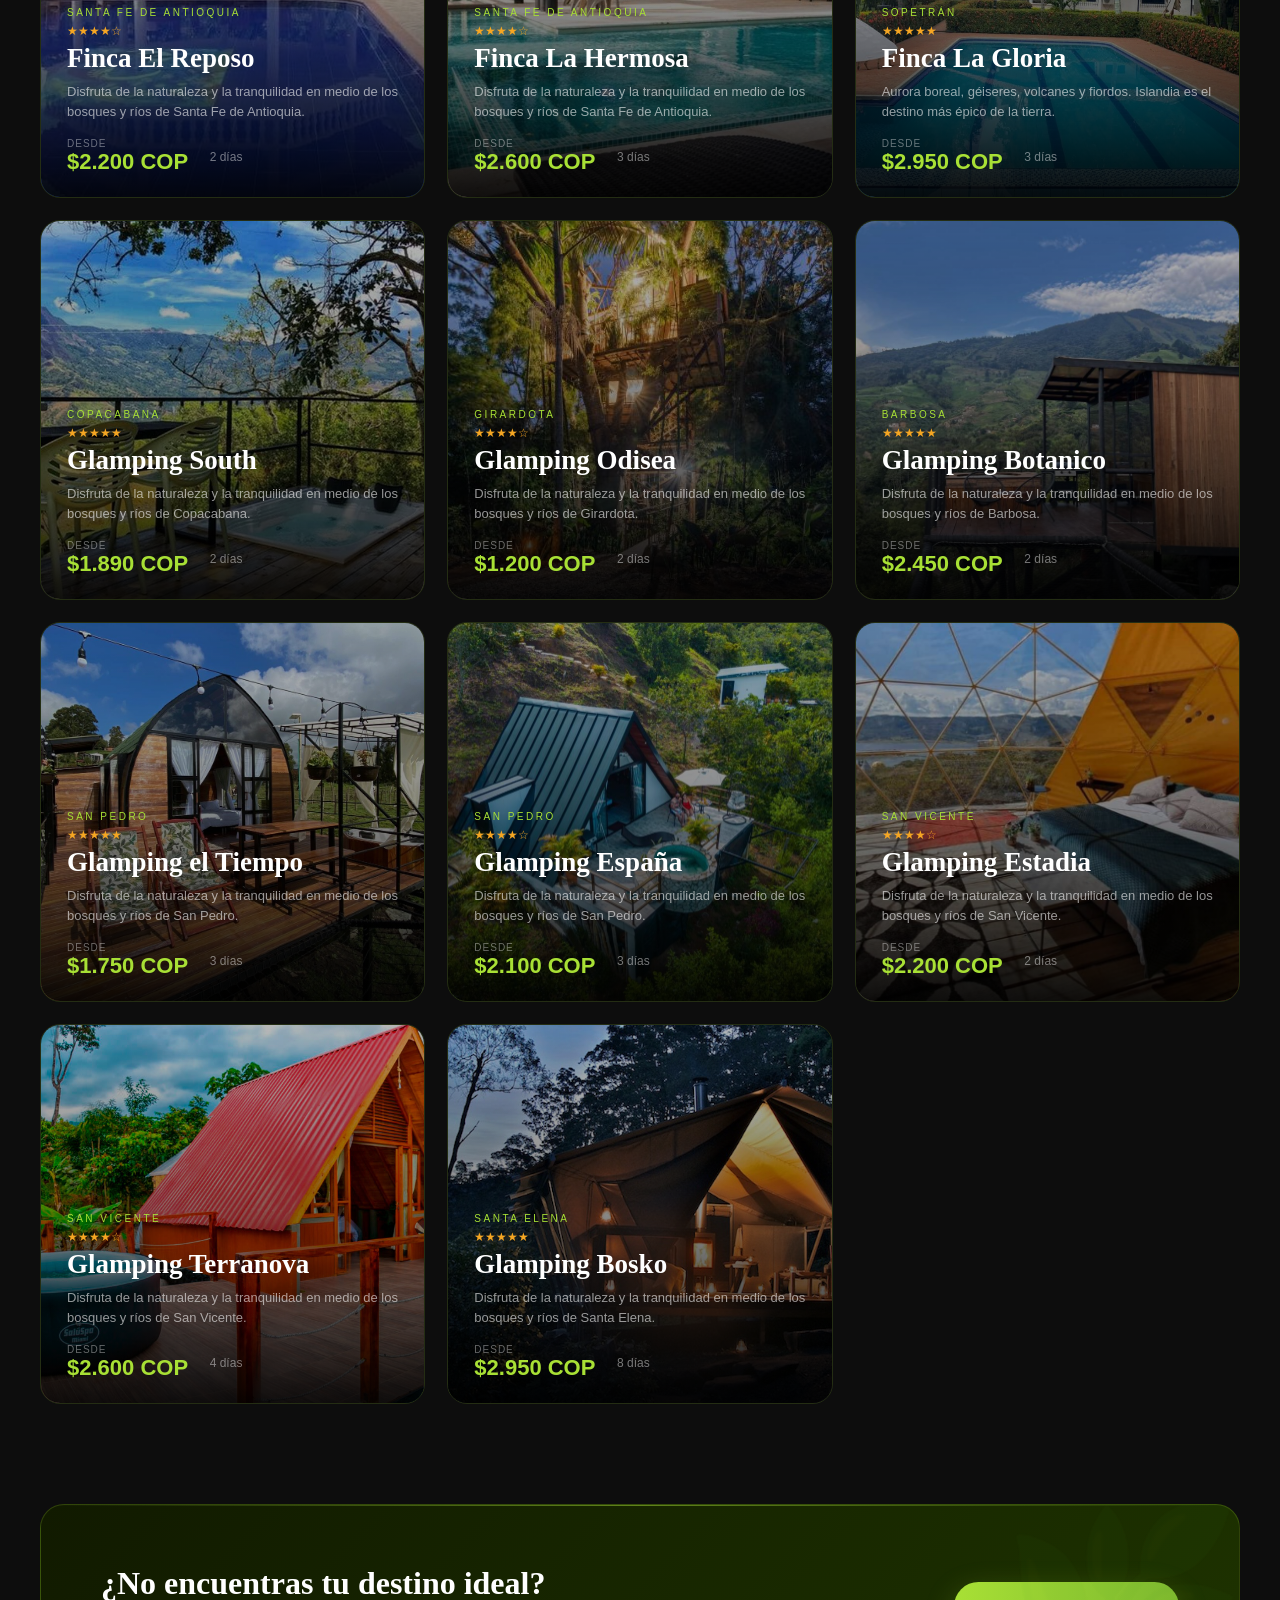
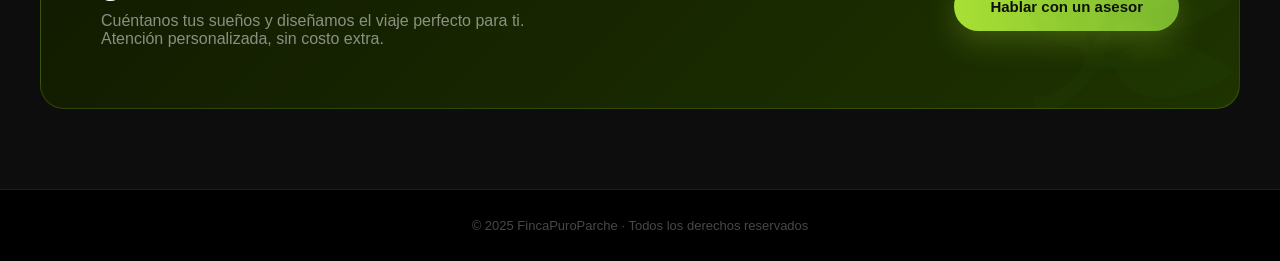
<file: html/Todo.html>
<!DOCTYPE html>
<html lang="es">
<head>
    <meta charset="UTF-8">
    <meta name="viewport" content="width=device-width, initial-scale=1.0">
    <title>Todos los Destinos — Finca PuroParche</title>
    <link rel="preconnect" href="https://fonts.googleapis.com">
    <link rel="stylesheet" href="../css/styledestino.css">
</head>
<body>

<header>
    <div class="contenedor-navegacion">
        <span class="logo-texto"> Finca PuroParche</span>
        <nav class="menu">
            <a href="../index.html">Inicio</a>
            <a href="Todo.html">Todo</a>
            <a href="Fincas.html">Fincas</a>
            <a href="Glampings.html">Glampings</a>
            <a href="Contactanos.html" >Publicar</a>
        </nav>
    </div>
</header>

<section class="hero-destinos">
    <span class="etiqueta"> Explora el mundo</span>
    <h1>Destinos que <em>inspiran</em><br>el alma viajera</h1>
    <p>Descubre lugares únicos, culturas vibrantes y experiencias que recordarás toda la vida.</p>
</section>

<div class="filtros">
    <button class="filtro-btn activo" onclick="filtrar(this,'todos')">Todos</button>
    <button class="filtro-btn" onclick="filtrar(this,'Copacabana')">Copacabana</button>
    <button class="filtro-btn" onclick="filtrar(this,'Girardota')">Girardota</button>
    <button class="filtro-btn" onclick="filtrar(this,'Barbosa')">Barbosa</button>
    <button class="filtro-btn" onclick="filtrar(this,'San Jeronimo')">San Jerónimo</button>
    <button class="filtro-btn" onclick="filtrar(this,'Santa Fe')">Santa Fe</button>
    <button class="filtro-btn" onclick="filtrar(this,'Sopetran')">Sopetrán</button>
    <button class="filtro-btn" onclick="filtrar(this,'San Pedro')">San Pedro</button>
    <button class="filtro-btn" onclick="filtrar(this,'San Vicente')">San Vicente</button>
    <button class="filtro-btn" onclick="filtrar(this,'Santa Elena')">Santa Elena</button>
</div>

<section class="seccion-destinos">
    <div class="grid-destinos" id="grid">

        <div class="tarjeta-destino" data-region="Copacabana">
            <img class="tarjeta-img" src="../img/FincaLaManuela.webp" alt="Copacabana">
            <div class="tarjeta-info">
                <p class="tarjeta-continente">Copacabana</p>
                <div class="estrellas">★★★★★</div>
                <h2 class="tarjeta-nombre">Finca La Manuela</h2>
                <p class="tarjeta-descripcion">Disfruta de la naturaleza y la tranquilidad en medio de los bosques y ríos de Copacabana.</p>
                <div class="tarjeta-footer">
                    <div class="tarjeta-precio"><span class="precio-desde">desde</span><span class="precio-valor">$1.890 COP</span></div>
                    <span class="tarjeta-duracion"> 2 días</span>
                    <a href="../html/fincas/FincaLaManuela/StandBY.html" class="btn-ver">Ver paquete →</a>
                </div>
            </div>
        </div>

        <div class="tarjeta-destino" data-region="Copacabana">
            <img class="tarjeta-img" src="../img/FincaCristal.jpg" alt="Copacabana">
            <div class="tarjeta-info">
                <p class="tarjeta-continente">Copacabana</p>
                <div class="estrellas">★★★★☆</div>
                <h2 class="tarjeta-nombre">Finca Cristal</h2>
                <p class="tarjeta-descripcion">Experimenta la belleza natural y la comodidad en medio de los bosques y ríos de Copacabana.</p>
                <div class="tarjeta-footer">
                    <div class="tarjeta-precio"><span class="precio-desde">desde</span><span class="precio-valor">$1.500 COP</span></div>
                    <span class="tarjeta-duracion"> 2 días</span>
                    <a href="../html/fincas/FincaLaManuela/StandBY.html" class="btn-ver">Ver paquete →</a>
                </div>
            </div>
        </div>

        <div class="tarjeta-destino" data-region="Girardota">
            <img class="tarjeta-img" src="../img/FincaPedregal.webp" alt="Girardota">
            <div class="tarjeta-info">
                <p class="tarjeta-continente">Girardota</p>
                <div class="estrellas">★★★★★</div>
                <h2 class="tarjeta-nombre">Finca Pedregal</h2>
                <p class="tarjeta-descripcion">Disfruta de la naturaleza y la tranquilidad en medio de los bosques y ríos de Girardota.</p>
                <div class="tarjeta-footer">
                    <div class="tarjeta-precio"><span class="precio-desde">desde</span><span class="precio-valor">$2.450 COP</span></div>
                    <span class="tarjeta-duracion"> 2 días</span>
                    <a href="../html/fincas/FincaLaManuela/StandBY.html" class="btn-ver">Ver paquete →</a>
                </div>
            </div>
        </div>

        <div class="tarjeta-destino" data-region="Barbosa">
            <img class="tarjeta-img" src="../img/FincaRancho.jpg" alt="Barbosa">
            <div class="tarjeta-info">
                <p class="tarjeta-continente">Barbosa</p>
                <div class="estrellas">★★★★★</div>
                <h2 class="tarjeta-nombre">Finca El Rancho</h2>
                <p class="tarjeta-descripcion">Disfruta de la naturaleza y la tranquilidad en medio de los bosques y ríos de Barbosa.</p>
                <div class="tarjeta-footer">
                    <div class="tarjeta-precio"><span class="precio-desde">desde</span><span class="precio-valor">$1.750 COP</span></div>
                    <span class="tarjeta-duracion"> 3 días</span>
                    <a href="../html/fincas/FincaLaManuela/StandBY.html" class="btn-ver">Ver paquete →</a>
                </div>
            </div>
        </div>

        <div class="tarjeta-destino" data-region="San Jeronimo">
            <img class="tarjeta-img" src="../img/Finca El Paraiso.webp" alt="San Jerónimo">
            <div class="tarjeta-info">
                <p class="tarjeta-continente">San Jerónimo</p>
                <div class="estrellas">★★★★☆</div>
                <h2 class="tarjeta-nombre">Finca El Paraiso</h2>
                <p class="tarjeta-descripcion">Disfruta de la naturaleza y la tranquilidad en medio de los bosques y ríos de San Jerónimo.</p>
                <div class="tarjeta-footer">
                    <div class="tarjeta-precio"><span class="precio-desde">desde</span><span class="precio-valor">$2.100 COP</span></div>
                    <span class="tarjeta-duracion"> 2 días</span>
                    <a href="../html/fincas/FincaLaManuela/StandBY.html" class="btn-ver">Ver paquete →</a>
                </div>
            </div>
        </div>

        <div class="tarjeta-destino" data-region="Santa Fe">
            <img class="tarjeta-img" src="../img/FincaReposo.webp" alt="Santa Fe">
            <div class="tarjeta-info">
                <p class="tarjeta-continente">Santa Fe de Antioquia</p>
                <div class="estrellas">★★★★☆</div>
                <h2 class="tarjeta-nombre">Finca El Reposo</h2>
                <p class="tarjeta-descripcion">Disfruta de la naturaleza y la tranquilidad en medio de los bosques y ríos de Santa Fe de Antioquia.</p>
                <div class="tarjeta-footer">
                    <div class="tarjeta-precio"><span class="precio-desde">desde</span><span class="precio-valor">$2.200 COP</span></div>
                    <span class="tarjeta-duracion"> 2 días</span>
                    <a href="../html/fincas/FincaLaManuela/StandBY.html" class="btn-ver">Ver paquete →</a>
                </div>
            </div>
        </div>

        <div class="tarjeta-destino" data-region="Santa Fe">
            <img class="tarjeta-img" src="../img/FincaLaHermosa.jpg" alt="Santa Fe">
            <div class="tarjeta-info">
                <p class="tarjeta-continente">Santa Fe de Antioquia</p>
                <div class="estrellas">★★★★☆</div>
                <h2 class="tarjeta-nombre">Finca La Hermosa</h2>
                <p class="tarjeta-descripcion">Disfruta de la naturaleza y la tranquilidad en medio de los bosques y ríos de Santa Fe de Antioquia.</p>
                <div class="tarjeta-footer">
                    <div class="tarjeta-precio"><span class="precio-desde">desde</span><span class="precio-valor">$2.600 COP</span></div>
                    <span class="tarjeta-duracion"> 3 días</span>
                    <a href="../html/fincas/FincaLaManuela/StandBY.html" class="btn-ver">Ver paquete →</a>
                </div>
            </div>
        </div>

        <div class="tarjeta-destino" data-region="Sopetran">
            <img class="tarjeta-img" src="../img/FincaLaGloria.jpg" alt="Sopetrán">
            <div class="tarjeta-info">
                <p class="tarjeta-continente">Sopetrán</p>
                <div class="estrellas">★★★★★</div>
                <h2 class="tarjeta-nombre">Finca La Gloria</h2>
                <p class="tarjeta-descripcion">Aurora boreal, géiseres, volcanes y fiordos. Islandia es el destino más épico de la tierra.</p>
                <div class="tarjeta-footer">
                    <div class="tarjeta-precio"><span class="precio-desde">desde</span><span class="precio-valor">$2.950 COP</span></div>
                    <span class="tarjeta-duracion"> 3 días</span>
                    <a href="../html/fincas/FincaLaManuela/StandBY.html" class="btn-ver">Ver paquete →</a>
                </div>
            </div>
        </div>

        <div class="tarjeta-destino" data-region="Copacabana">
            <img class="tarjeta-img" src="../img/GlampingSouth.webp" alt="Copacabana">
            <div class="tarjeta-info">
                <p class="tarjeta-continente">Copacabana</p>
                <div class="estrellas">★★★★★</div>
                <h2 class="tarjeta-nombre">Glamping South</h2>
                <p class="tarjeta-descripcion">Disfruta de la naturaleza y la tranquilidad en medio de los bosques y ríos de Copacabana.</p>
                <div class="tarjeta-footer">
                    <div class="tarjeta-precio"><span class="precio-desde">desde</span><span class="precio-valor">$1.890 COP</span></div>
                    <span class="tarjeta-duracion"> 2 días</span>
                    <a href="../html/fincas/FincaLaManuela/StandBY.html" class="btn-ver">Ver paquete →</a>
                </div>
            </div>
        </div>

        <div class="tarjeta-destino" data-region="Girardota">
            <img class="tarjeta-img" src="../img/GlampingOdisea.jpg" alt="Girardota">
            <div class="tarjeta-info">
                <p class="tarjeta-continente">Girardota</p>
                <div class="estrellas">★★★★☆</div>
                <h2 class="tarjeta-nombre">Glamping Odisea</h2>
                <p class="tarjeta-descripcion">Disfruta de la naturaleza y la tranquilidad en medio de los bosques y ríos de Girardota.</p>
                <div class="tarjeta-footer">
                    <div class="tarjeta-precio"><span class="precio-desde">desde</span><span class="precio-valor">$1.200 COP</span></div>
                    <span class="tarjeta-duracion"> 2 días</span>
                    <a href="../html/fincas/FincaLaManuela/StandBY.html" class="btn-ver">Ver paquete →</a>
                </div>
            </div>
        </div>

        <div class="tarjeta-destino" data-region="Barbosa">
            <img class="tarjeta-img" src="../img/GlampingBotanico.jpg" alt="Glamping Botanico">
            <div class="tarjeta-info">
                <p class="tarjeta-continente">Barbosa</p>
                <div class="estrellas">★★★★★</div>
                <h2 class="tarjeta-nombre">Glamping Botanico</h2>
                <p class="tarjeta-descripcion">Disfruta de la naturaleza y la tranquilidad en medio de los bosques y ríos de Barbosa.</p>
                <div class="tarjeta-footer">
                    <div class="tarjeta-precio"><span class="precio-desde">desde</span><span class="precio-valor">$2.450 COP</span></div>
                    <span class="tarjeta-duracion"> 2 días</span>
                    <a href="../html/fincas/FincaLaManuela/StandBY.html" class="btn-ver">Ver paquete →</a>
                </div>
            </div>
        </div>

        <div class="tarjeta-destino" data-region="San Pedro">
            <img class="tarjeta-img" src="../img/GlampingElTiempo.jpeg" alt="Glamping el Tiempo">
            <div class="tarjeta-info">
                <p class="tarjeta-continente">San Pedro</p>
                <div class="estrellas">★★★★★</div>
                <h2 class="tarjeta-nombre">Glamping el Tiempo</h2>
                <p class="tarjeta-descripcion">Disfruta de la naturaleza y la tranquilidad en medio de los bosques y ríos de San Pedro.</p>
                <div class="tarjeta-footer">
                    <div class="tarjeta-precio"><span class="precio-desde">desde</span><span class="precio-valor">$1.750 COP</span></div>
                    <span class="tarjeta-duracion"> 3 días</span>
                    <a href="../html/fincas/FincaLaManuela/StandBY.html" class="btn-ver">Ver paquete →</a>
                </div>
            </div>
        </div>

        <div class="tarjeta-destino" data-region="San Pedro">
            <img class="tarjeta-img" src="../img/GlampingEspaña.jpg" alt="Glamping España">
            <div class="tarjeta-info">
                <p class="tarjeta-continente">San Pedro</p>
                <div class="estrellas">★★★★☆</div>
                <h2 class="tarjeta-nombre">Glamping España</h2>
                <p class="tarjeta-descripcion">Disfruta de la naturaleza y la tranquilidad en medio de los bosques y ríos de San Pedro.</p>
                <div class="tarjeta-footer">
                    <div class="tarjeta-precio"><span class="precio-desde">desde</span><span class="precio-valor">$2.100 COP</span></div>
                    <span class="tarjeta-duracion"> 3 días</span>
                    <a href="../html/fincas/FincaLaManuela/StandBY.html" class="btn-ver">Ver paquete →</a>
                </div>
            </div>
        </div>

        <div class="tarjeta-destino" data-region="San Vicente">
            <img class="tarjeta-img" src="../img/GlampingEstadia.jpg" alt="Glamping Estadia">
            <div class="tarjeta-info">
                <p class="tarjeta-continente">San Vicente</p>
                <div class="estrellas">★★★★☆</div>
                <h2 class="tarjeta-nombre">Glamping Estadia</h2>
                <p class="tarjeta-descripcion">Disfruta de la naturaleza y la tranquilidad en medio de los bosques y ríos de San Vicente.</p>
                <div class="tarjeta-footer">
                    <div class="tarjeta-precio"><span class="precio-desde">desde</span><span class="precio-valor">$2.200 COP</span></div>
                    <span class="tarjeta-duracion"> 2 días</span>
                    <a href="../html/fincas/FincaLaManuela/StandBY.html" class="btn-ver">Ver paquete →</a>
                </div>
            </div>
        </div>

        <div class="tarjeta-destino" data-region="San Vicente">
            <img class="tarjeta-img" src="../img/GlampingTerranova.jpg" alt="Glamping Terranova">
            <div class="tarjeta-info">
                <p class="tarjeta-continente">San Vicente</p>
                <div class="estrellas">★★★★☆</div>
                <h2 class="tarjeta-nombre">Glamping Terranova</h2>
                <p class="tarjeta-descripcion">Disfruta de la naturaleza y la tranquilidad en medio de los bosques y ríos de San Vicente.</p>
                <div class="tarjeta-footer">
                    <div class="tarjeta-precio"><span class="precio-desde">desde</span><span class="precio-valor">$2.600 COP</span></div>
                    <span class="tarjeta-duracion"> 4 días</span>
                    <a href="../html/fincas/FincaLaManuela/StandBY.html" class="btn-ver">Ver paquete →</a>
                </div>
            </div>
        </div>

        <div class="tarjeta-destino" data-region="Santa Elena">
            <img class="tarjeta-img" src="../img/GlampingBosko.jpg" alt="Glamping Bosko">
            <div class="tarjeta-info">
                <p class="tarjeta-continente">Santa Elena</p>
                <div class="estrellas">★★★★★</div>
                <h2 class="tarjeta-nombre">Glamping Bosko</h2>
                <p class="tarjeta-descripcion">Disfruta de la naturaleza y la tranquilidad en medio de los bosques y ríos de Santa Elena.</p>
                <div class="tarjeta-footer">
                    <div class="tarjeta-precio"><span class="precio-desde">desde</span><span class="precio-valor">$2.950 COP</span></div>
                    <span class="tarjeta-duracion"> 8 días</span>
                    <a href="../html/fincas/FincaLaManuela/StandBY.html" class="btn-ver">Ver paquete →</a>
                </div>
            </div>
        </div>

    </div>
</section>

<div class="banner-cta">
    <div>
        <h2>¿No encuentras tu destino ideal?</h2>
        <p>Cuéntanos tus sueños y diseñamos el viaje perfecto para ti. Atención personalizada, sin costo extra.</p>
    </div>
    <a href="https://wa.me/573137295214?text=¡Hola!%20No%20encontré%20mi%20destino%20ideal%20en%20la%20web%20y%20quiero%20asesoría." target="_blank" class="btn-cta" style="text-decoration: none; display: inline-block; text-align: center;">Hablar con un asesor</a>
</div>

<footer>
    <p>© 2025 FincaPuroParche · Todos los derechos reservados</p>
</footer>

<script>
    function filtrar(btn, region) {
        document.querySelectorAll('.filtro-btn').forEach(b => b.classList.remove('activo'));
        btn.classList.add('activo');
        const tarjetas = document.querySelectorAll('.tarjeta-destino');
        tarjetas.forEach((t, i) => {
            const match = region === 'todos' || t.dataset.region === region;
            t.style.transition = 'opacity 0.3s ease, transform 0.3s ease';
            if (match) {
                t.style.display = '';
                setTimeout(() => { t.style.opacity = '1'; t.style.transform = ''; }, i * 40);
            } else {
                t.style.opacity = '0'; t.style.transform = 'scale(0.95)';
                setTimeout(() => t.style.display = 'none', 300);
            }
        });
        const primera = document.querySelector('#grid .tarjeta-destino');
        if (primera) primera.style.gridColumn = region === 'todos' ? 'span 2' : 'span 1';
    }

    function filtrar(btn, region) {
    document.querySelectorAll('.filtro-btn').forEach(b => b.classList.remove('activo'));
    btn.classList.add('activo');
    const tarjetas = document.querySelectorAll('.tarjeta-destino');
    tarjetas.forEach((t, i) => {
        let match = region === 'todos' || t.dataset.region === region;
        

        if (region === 'Norte') {
            match = ['Copacabana', 'Girardota', 'Barbosa'].includes(t.dataset.region);
        } else if (region === 'Noroccidente') {
            match = ['San Pedro'].includes(t.dataset.region); // San Pedro ahora es Noroccidente
        } else if (region === 'Occidente') {
            match = ['San Jeronimo', 'Santa Fe', 'Sopetran'].includes(t.dataset.region);
        } else if (region === 'Oriente') {
            match = ['San Vicente', 'Santa Elena'].includes(t.dataset.region);
        }

        t.style.transition = 'opacity 0.3s ease, transform 0.3s ease';
        if (match) {
            t.style.display = '';
            setTimeout(() => { t.style.opacity = '1'; t.style.transform = ''; }, i * 40);
        } else {
            t.style.opacity = '0'; t.style.transform = 'scale(0.95)';
            setTimeout(() => t.style.display = 'none', 300);
        }
    });
    const primera = document.querySelector('#grid .tarjeta-destino');
    if (primera) primera.style.gridColumn = region === 'todos' ? 'span 2' : 'span 1';
}


window.addEventListener('DOMContentLoaded', () => {
    const urlParams = new URLSearchParams(window.location.search);
    const destinoABuscar = urlParams.get('buscar');

    if (destinoABuscar) {

        const botonFiltro = Array.from(document.querySelectorAll('.filtro-btn'))
            .find(btn => btn.getAttribute('onclick').includes(`'${destinoABuscar}'`));

        if (botonFiltro) {
            botonFiltro.click();
        } else {

            filtrar(document.querySelector('.filtro-btn'), destinoABuscar);
        }
    }
});
</script>

</body>
</html>
</file>
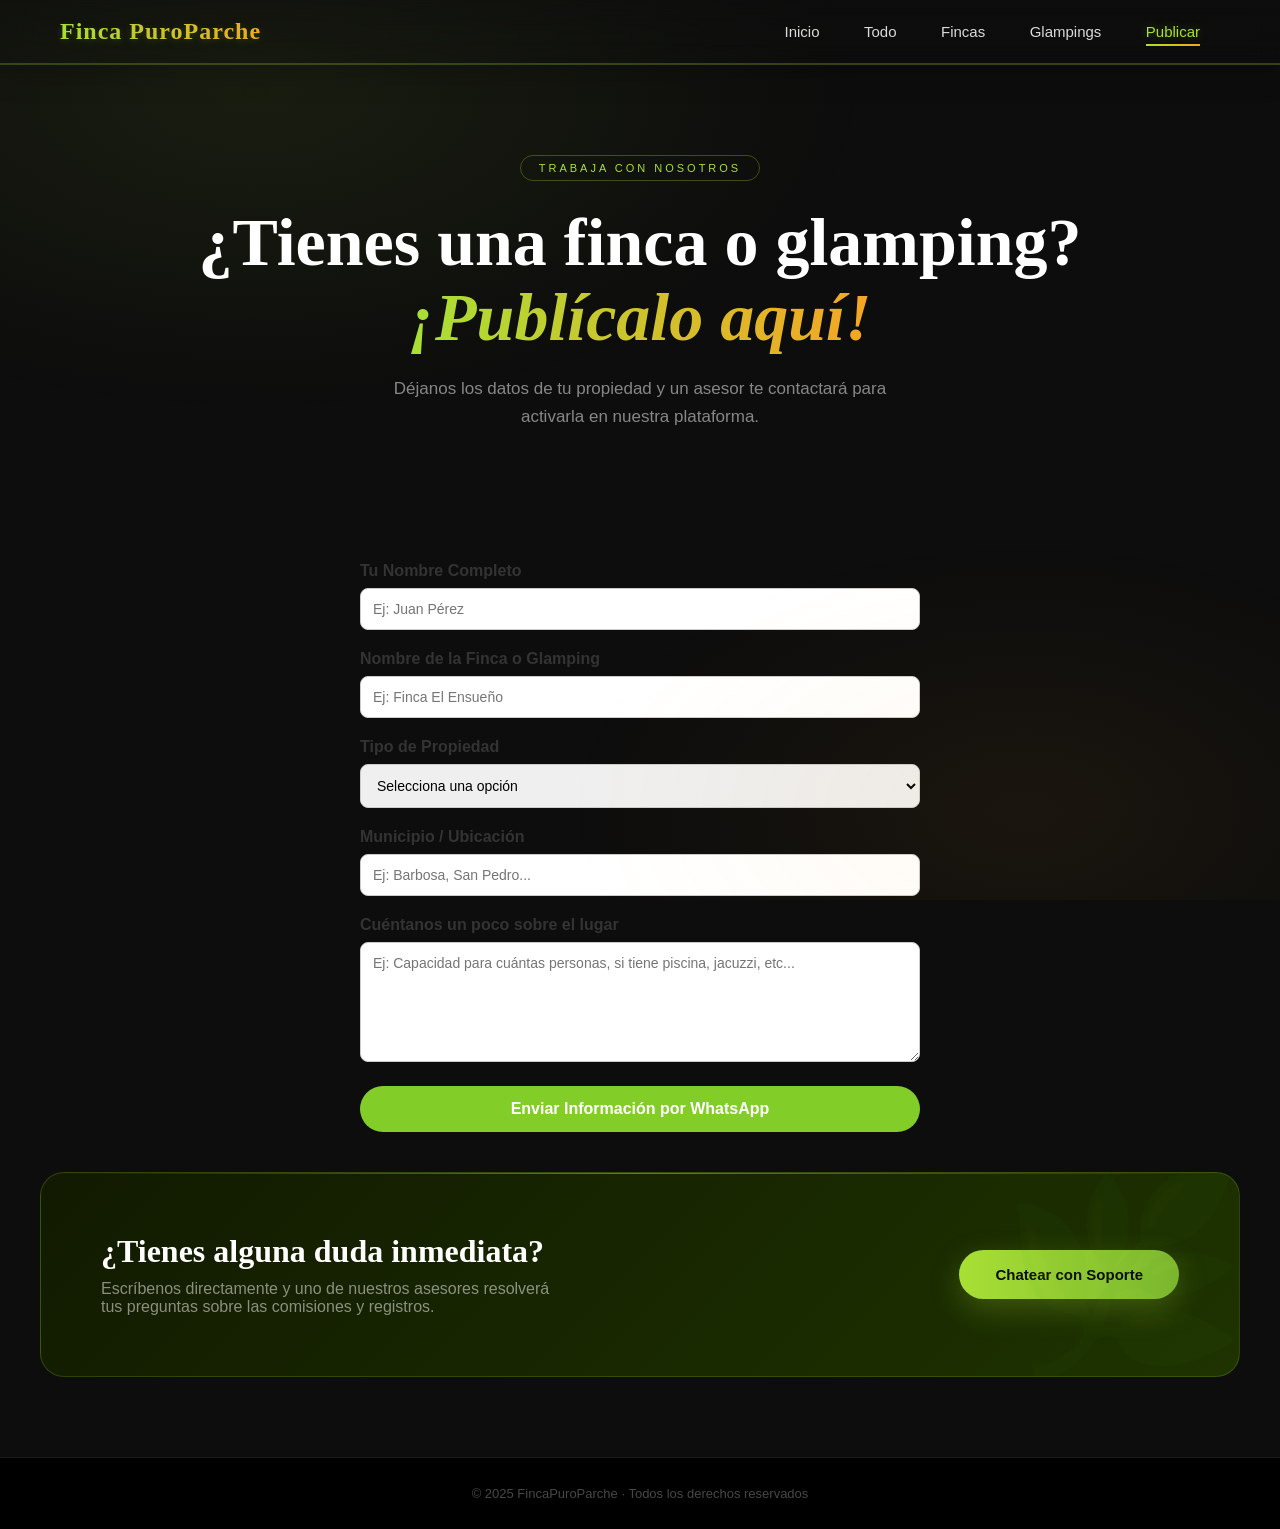
<file: Finca_PuroParche/html/Contactanos.html>
<!DOCTYPE html>
<html lang="es">
<head>
    <meta charset="UTF-8">
    <meta name="viewport" content="width=device-width, initial-scale=1.0">
    <title>Publica con Nosotros — Finca PuroParche</title>
    <link rel="preconnect" href="https://fonts.googleapis.com">
    <link rel="stylesheet" href="../css/styledestino.css">
    <link rel="stylesheet" href="../css/styleContacto.css">
</head>
<body>

<header>
    <div class="contenedor-navegacion">
        <span class="logo-texto"> Finca PuroParche</span>
        <nav class="menu">
            <a href="../Index.html">Inicio</a>
            <a href="Todo.html">Todo</a>
            <a href="Fincas.html">Fincas</a>
            <a href="Glampings.html">Glampings</a>
            <a href="contactanos.html" class="activo">Publicar</a>
        </nav>
    </div>
</header>

<section class="hero-destinos">
    <span class="etiqueta"> Trabaja con nosotros</span>
    <h1>¿Tienes una finca o glamping?<br><em>¡Publícalo aquí!</em></h1>
    <p>Déjanos los datos de tu propiedad y un asesor te contactará para activarla en nuestra plataforma.</p>
</section>

<section class="seccion-formulario">
    <form id="form-publicar">
        <div class="grupo-campo">
            <label id="label-nombre">Tu Nombre Completo</label>
            <input type="text" id="nombre" placeholder="Ej: Juan Pérez" required>
        </div>

        <div class="grupo-campo">
            <label id="label-propiedad">Nombre de la Finca o Glamping</label>
            <input type="text" id="propiedad" placeholder="Ej: Finca El Ensueño" required>
        </div>

        <div class="grupo-campo">
            <label id="label-tipo">Tipo de Propiedad</label>
            <select id="tipo-propiedad" required>
                <option value="">Selecciona una opción</option>
                <option value="Finca">Finca</option>
                <option value="Glamping">Glamping</option>
            </select>
        </div>

        <div class="grupo-campo">
            <label id="label-municipio">Municipio / Ubicación</label>
            <input type="text" id="municipio" placeholder="Ej: Barbosa, San Pedro..." required>
        </div>

        <div class="grupo-campo">
            <label id="label-detalles">Cuéntanos un poco sobre el lugar</label>
            <textarea id="detalles" placeholder="Ej: Capacidad para cuántas personas, si tiene piscina, jacuzzi, etc..." required></textarea>
        </div>

        <button type="submit" class="btn-enviar-form">Enviar Información por WhatsApp</button>
    </form>
</section>

<div class="banner-cta">
    <div>
        <h2>¿Tienes alguna duda inmediata?</h2>
        <p>Escríbenos directamente y uno de nuestros asesores resolverá tus preguntas sobre las comisiones y registros.</p>
    </div>
    <a href="https://wa.me/573137295214?text=¡Hola!%20Tengo%20dudas%20sobre%20cómo%20funciona%20el%20registro%20de%20propiedades." target="_blank" class="btn-cta" style="text-decoration: none; display: inline-block; text-align: center;">Chatear con Soporte</a>
</div>

<footer>
    <p>© 2025 FincaPuroParche · Todos los derechos reservados</p>
</footer>

<script>
    document.getElementById('form-publicar').addEventListener('submit', function(e) {
        e.preventDefault();
        
        const nombre = document.getElementById('nombre').value;
        const propiedad = document.getElementById('propiedad').value;
        const tipo = document.getElementById('tipo-propiedad').value;
        const municipio = document.getElementById('municipio').value;
        const detalles = document.getElementById('detalles').value;
        
        // Reemplaza este número por el tuyo real con el código de país (57 para Colombia)
        const tuNumeroWhatsApp = "573137295214"; 
        
        // Estructuramos el mensaje de forma ordenada y profesional
        const mensaje = `¡Hola! Me gustaría publicar mi propiedad en Finca PuroParche. Aquí tienes los datos:%0A%0A` +
                        `• *Nombre:* ${encodeURIComponent(nombre)}%0A` +
                        `• *Propiedad:* ${encodeURIComponent(propiedad)}%0A` +
                        `• *Tipo:* ${encodeURIComponent(tipo)}%0A` +
                        `• *Municipio:* ${encodeURIComponent(municipio)}%0A` +
                        `• *Detalles:* ${encodeURIComponent(detalles)}`;
        
        // Abrimos la pestaña hacia WhatsApp con el formulario completo
        window.open(`https://wa.me/${tuNumeroWhatsApp}?text=${mensaje}`, '_blank');
    });
</script>

</body>
</html>
</file>
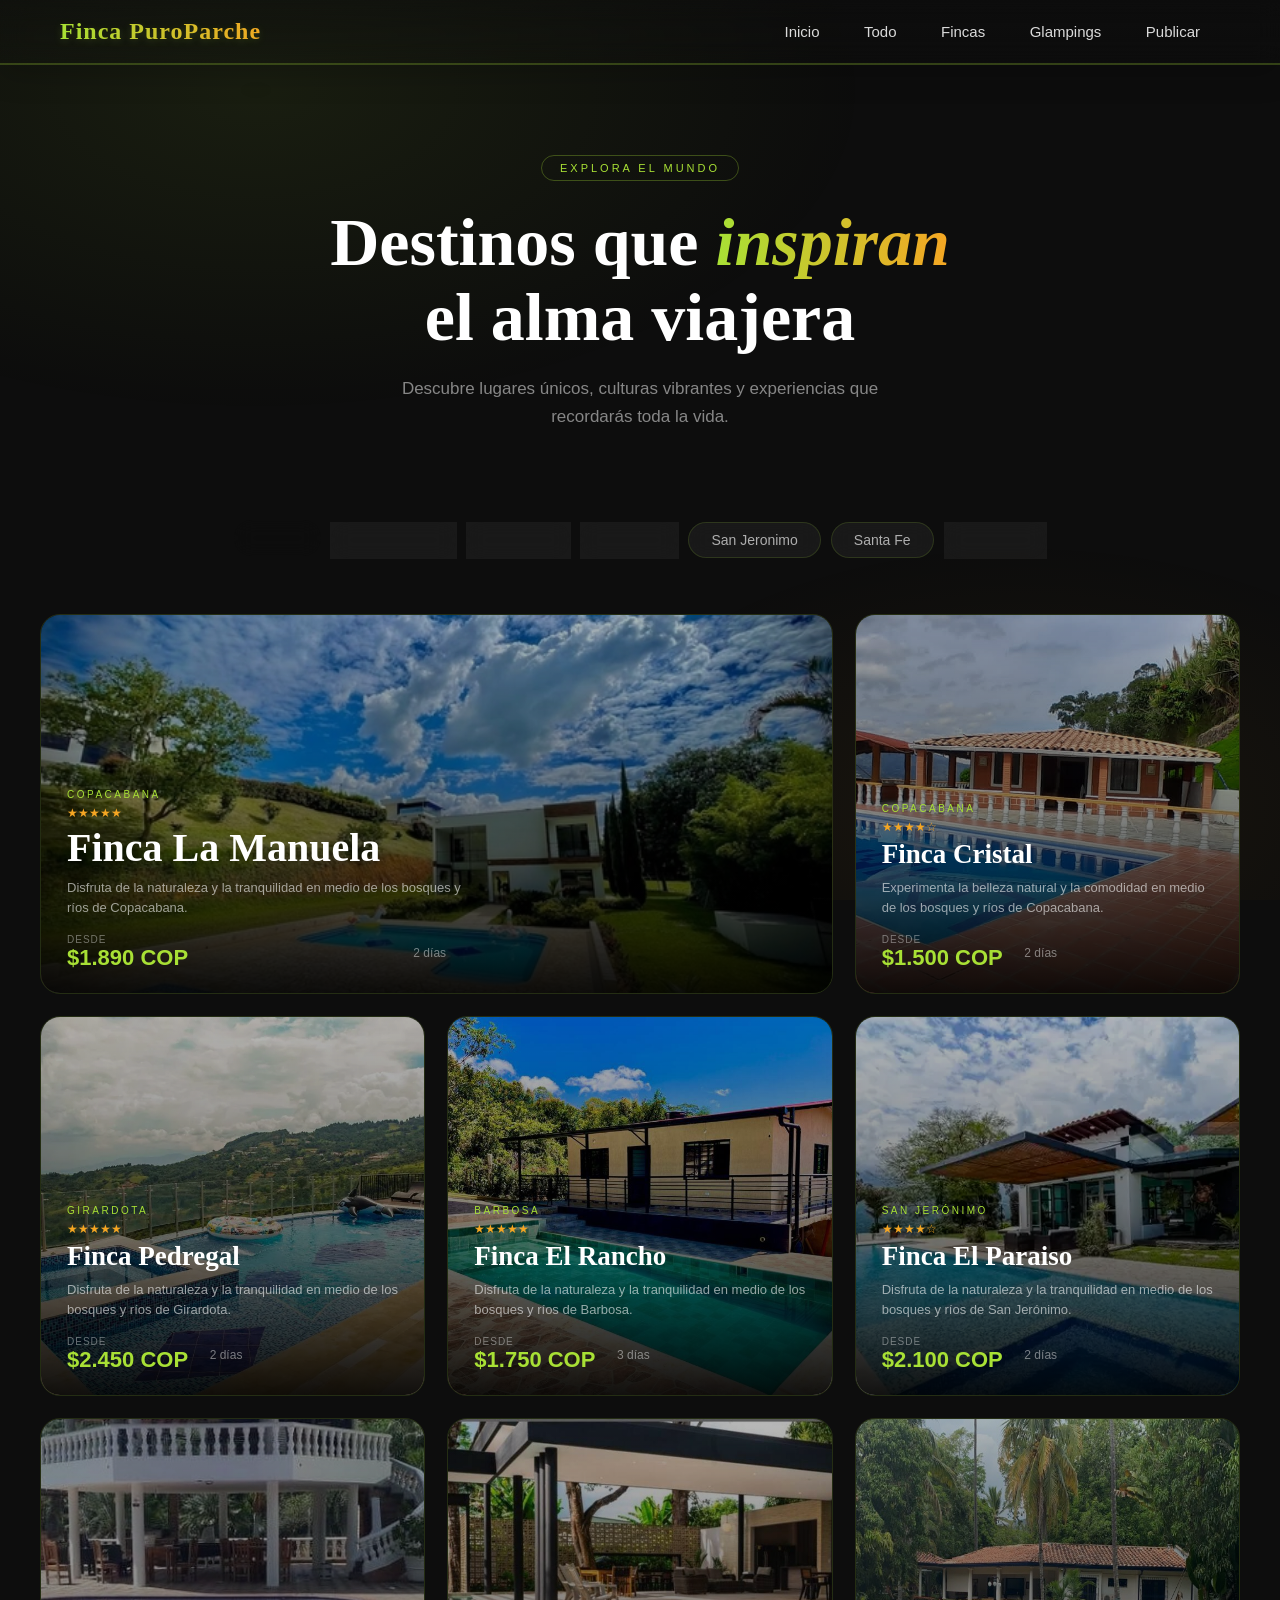
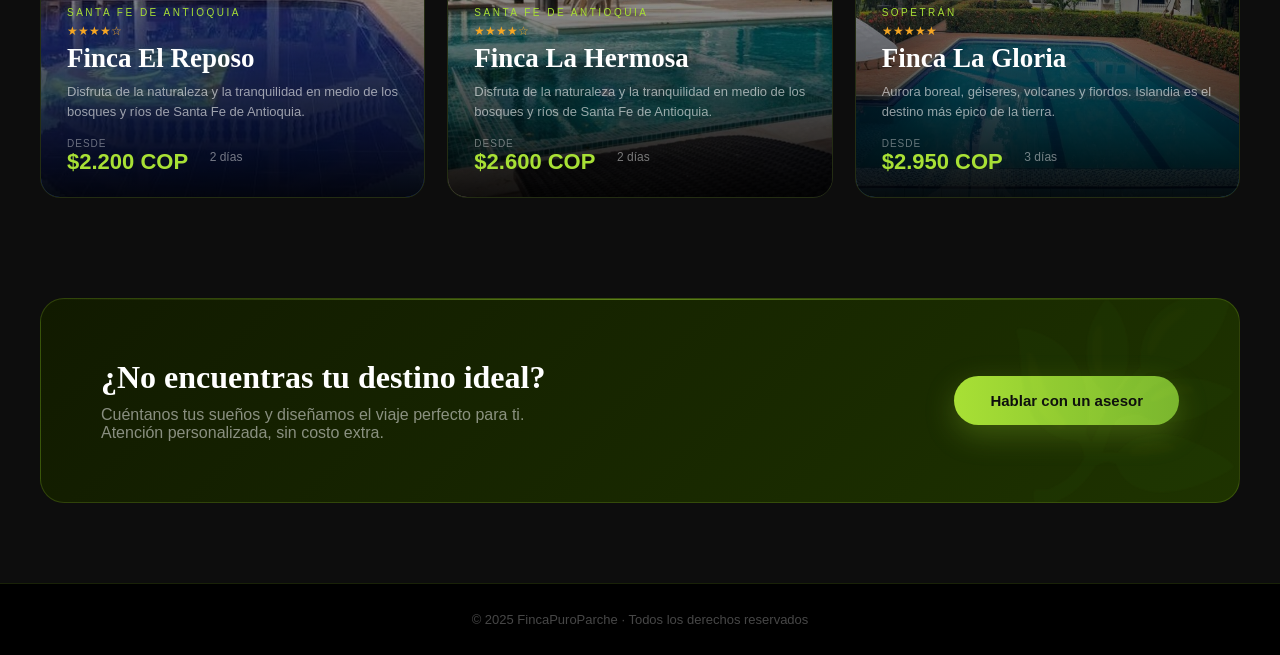
<file: Finca_PuroParche/html/Fincas.html>
<!DOCTYPE html>
<html lang="es">
<head>
    <meta charset="UTF-8">
    <meta name="viewport" content="width=device-width, initial-scale=1.0">
    <title>Destinos — Agencia de Viajes</title>
    <link rel="preconnect" href="https://fonts.googleapis.com">
        <link rel="stylesheet" href="../css/styledestino.css">
</head>
<body>

<header>
    <div class="contenedor-navegacion">
        <span class="logo-texto"> Finca PuroParche</span>
        <nav class="menu">
            <a href="../Index.html" >Inicio</a>
            <a href="Todo.html">Todo</a>
            <a href="Fincas.html">Fincas</a>
            <a href="Glampings.html">Glampings</a>
            <a href="Contactanos.html" >Publicar</a>
        </nav>
    </div>
</header>

<section class="hero-destinos">
    <span class="etiqueta"> Explora el mundo</span>
    <h1>Destinos que <em>inspiran</em><br>el alma viajera</h1>
    <p>Descubre lugares únicos, culturas vibrantes y experiencias que recordarás toda la vida.</p>
</section>

<div class="filtros">
    <button class="filtro-btn activo" onclick="filtrar(this,'todos')">Todos</button>
    <button class="filtro-btn" onclick="filtrar(this,'Copacabana')"> Copacabana</button>
    <button class="filtro-btn" onclick="filtrar(this,'Girardota')"> Girardota</button>
    <button class="filtro-btn" onclick="filtrar(this,'Barbosa')"> Barbosa</button>
    <button class="filtro-btn" onclick="filtrar(this,'San Jeronimo')"> San Jeronimo</button>
    <button class="filtro-btn" onclick="filtrar(this,'Santa Fe')"> Santa Fe</button>
    <button class="filtro-btn" onclick="filtrar(this,'Sopetran')"> Sopetran</button>
</div>

<section class="seccion-destinos">
    <div class="grid-destinos" id="grid">

        <div class="tarjeta-destino" data-region="Copacabana">
            <img class="tarjeta-img" src="../img/FincaLaManuela.webp" alt="Copacabana">
            <div class="tarjeta-info">
                <p class="tarjeta-continente">Copacabana</p>
                <div class="estrellas">★★★★★</div>
                <h2 class="tarjeta-nombre">Finca La Manuela</h2>
                <p class="tarjeta-descripcion">Disfruta de la naturaleza y la tranquilidad en medio de los bosques y ríos de Copacabana.</p>
                <div class="tarjeta-footer">
                    <div class="tarjeta-precio"><span class="precio-desde">desde</span><span class="precio-valor">$1.890 COP</span></div>
                    <span class="tarjeta-duracion"> 2 días</span>
                    <a href="../html/fincas/FincaLaManuela/StandBY.html" class="btn-ver">Ver paquete →</a>
                </div>
            </div>
        </div>

        <div class="tarjeta-destino" data-region="Copacabana">
            <img class="tarjeta-img" src="../img/FincaCristal.jpg" alt="Copacabana">
            <div class="tarjeta-info">
                <p class="tarjeta-continente">Copacabana</p>
                <div class="estrellas">★★★★☆</div>
                <h2 class="tarjeta-nombre">Finca Cristal</h2>
                <p class="tarjeta-descripcion">Experimenta la belleza natural y la comodidad en medio de los bosques y ríos de Copacabana.</p>
                <div class="tarjeta-footer">
                    <div class="tarjeta-precio"><span class="precio-desde">desde</span><span class="precio-valor">$1.500 COP</span></div>
                    <span class="tarjeta-duracion"> 2 días</span>
                    <a href="../html/fincas/FincaLaManuela/StandBY.html" class="btn-ver">Ver paquete →</a>
                </div>
            </div>
        </div>

        <div class="tarjeta-destino" data-region="Girardota">
            <img class="tarjeta-img" src="../img/FincaPedregal.webp" alt="Girardota">
            <div class="tarjeta-info">
                <p class="tarjeta-continente">Girardota</p>
                <div class="estrellas">★★★★★</div>
                <h2 class="tarjeta-nombre">Finca Pedregal</h2>
                <p class="tarjeta-descripcion">Disfruta de la naturaleza y la tranquilidad en medio de los bosques y ríos de Girardota.</p>
                <div class="tarjeta-footer">
                    <div class="tarjeta-precio"><span class="precio-desde">desde</span><span class="precio-valor">$2.450 COP</span></div>
                    <span class="tarjeta-duracion">2 días</span>
                    <a href="../html/fincas/FincaLaManuela/StandBY.html" class="btn-ver">Ver paquete →</a>
                </div>
            </div>
        </div>

        <div class="tarjeta-destino" data-region="Barbosa">
            <img class="tarjeta-img" src="../img/FincaRancho.jpg" alt="Barbosa">
            <div class="tarjeta-info">
                <p class="tarjeta-continente">Barbosa</p>
                <div class="estrellas">★★★★★</div>
                <h2 class="tarjeta-nombre">Finca El Rancho</h2>
                <p class="tarjeta-descripcion">Disfruta de la naturaleza y la tranquilidad en medio de los bosques y ríos de Barbosa.</p>
                <div class="tarjeta-footer">
                    <div class="tarjeta-precio"><span class="precio-desde">desde</span><span class="precio-valor">$1.750 COP</span></div>
                    <span class="tarjeta-duracion"> 3 días</span>
                    <a href="../html/fincas/FincaLaManuela/StandBY.html" class="btn-ver">Ver paquete →</a>
                </div>
            </div>
        </div>

        <div class="tarjeta-destino" data-region="San Jeronimo">
            <img class="tarjeta-img" src="../img/Finca El Paraiso.webp" alt="San Jerónimo">
            <div class="tarjeta-info">
                <p class="tarjeta-continente">San Jerónimo</p>
                <div class="estrellas">★★★★☆</div>
                <h2 class="tarjeta-nombre">Finca El Paraiso</h2>
                <p class="tarjeta-descripcion">Disfruta de la naturaleza y la tranquilidad en medio de los bosques y ríos de San Jerónimo.</p>
                <div class="tarjeta-footer">
                    <div class="tarjeta-precio"><span class="precio-desde">desde</span><span class="precio-valor">$2.100 COP</span></div>
                    <span class="tarjeta-duracion"> 2 días</span>
                    <a href="../html/fincas/FincaLaManuela/StandBY.html" class="btn-ver">Ver paquete →</a>
                </div>
            </div>
        </div>

        <div class="tarjeta-destino" data-region="Santa Fe">
            <img class="tarjeta-img" src="../img/FincaReposo.webp" alt="Santa Fe">
            <div class="tarjeta-info">
                <p class="tarjeta-continente">Santa Fe de Antioquia</p>
                <div class="estrellas">★★★★☆</div>
                <h2 class="tarjeta-nombre">Finca El Reposo</h2>
                <p class="tarjeta-descripcion">Disfruta de la naturaleza y la tranquilidad en medio de los bosques y ríos de Santa Fe de Antioquia.</p>
                <div class="tarjeta-footer">
                    <div class="tarjeta-precio"><span class="precio-desde">desde</span><span class="precio-valor">$2.200 COP</span></div>
                    <span class="tarjeta-duracion"> 2 días</span>
                    <a href="../html/fincas/FincaLaManuela/StandBY.html" class="btn-ver">Ver paquete →</a>
                </div>
            </div>
        </div>

        <div class="tarjeta-destino" data-region="Santa Fe">
            <img class="tarjeta-img" src="../img/FincaLaHermosa.jpg" alt="Santa Fe">
            <div class="tarjeta-info">
                <p class="tarjeta-continente">Santa Fe de Antioquia</p>
                <div class="estrellas">★★★★☆</div>
                <h2 class="tarjeta-nombre">Finca La Hermosa</h2>
                <p class="tarjeta-descripcion">Disfruta de la naturaleza y la tranquilidad en medio de los bosques y ríos de Santa Fe de Antioquia.</p>
                <div class="tarjeta-footer">
                    <div class="tarjeta-precio"><span class="precio-desde">desde</span><span class="precio-valor">$2.600 COP</span></div>
                    <span class="tarjeta-duracion"> 2 días</span>
                    <a href="../html/fincas/FincaLaManuela/StandBY.html" class="btn-ver">Ver paquete →</a>
                </div>
            </div>
        </div>

        <div class="tarjeta-destino" data-region="Sopetran">
            <img class="tarjeta-img" src="../img/FincaLaGloria.jpg" alt="Sopetrán">
            <div class="tarjeta-info">
                <p class="tarjeta-continente">Sopetrán</p>
                <div class="estrellas">★★★★★</div>
                <h2 class="tarjeta-nombre">Finca La Gloria</h2>
                <p class="tarjeta-descripcion">Aurora boreal, géiseres, volcanes y fiordos. Islandia es el destino más épico de la tierra.</p>
                <div class="tarjeta-footer">
                    <div class="tarjeta-precio"><span class="precio-desde">desde</span><span class="precio-valor">$2.950 COP</span></div>
                    <span class="tarjeta-duracion"> 3 días</span>
                    <a href="../html/fincas/FincaLaManuela/StandBY.html" class="btn-ver">Ver paquete →</a>
                </div>
            </div>
        </div>

    </div>
</section>

<div class="banner-cta">
    <div>
        <h2>¿No encuentras tu destino ideal?</h2>
        <p>Cuéntanos tus sueños y diseñamos el viaje perfecto para ti. Atención personalizada, sin costo extra.</p>
    </div>
    <a href="https://wa.me/573137295214?text=¡Hola!%20No%20encontré%20mi%20destino%20ideal%20en%20la%20web%20y%20quiero%20asesoría." target="_blank" class="btn-cta" style="text-decoration: none; display: inline-block; text-align: center;">Hablar con un asesor</a>
</div>

<footer>
    <p>© 2025 FincaPuroParche · Todos los derechos reservados</p>
</footer>

<script>
    function filtrar(btn, region) {
        document.querySelectorAll('.filtro-btn').forEach(b => b.classList.remove('activo'));
        btn.classList.add('activo');
        const tarjetas = document.querySelectorAll('.tarjeta-destino');
        tarjetas.forEach((t, i) => {
            const match = region === 'todos' || t.dataset.region === region;
            t.style.transition = 'opacity 0.3s ease, transform 0.3s ease';
            if (match) {
                t.style.display = '';
                setTimeout(() => { t.style.opacity = '1'; t.style.transform = ''; }, i * 40);
            } else {
                t.style.opacity = '0'; t.style.transform = 'scale(0.95)';
                setTimeout(() => t.style.display = 'none', 300);
            }
        });
        const primera = document.querySelector('#grid .tarjeta-destino');
        if (primera) primera.style.gridColumn = region === 'todos' ? 'span 2' : 'span 1';
    }
</script>

</body>
</html>
</file>
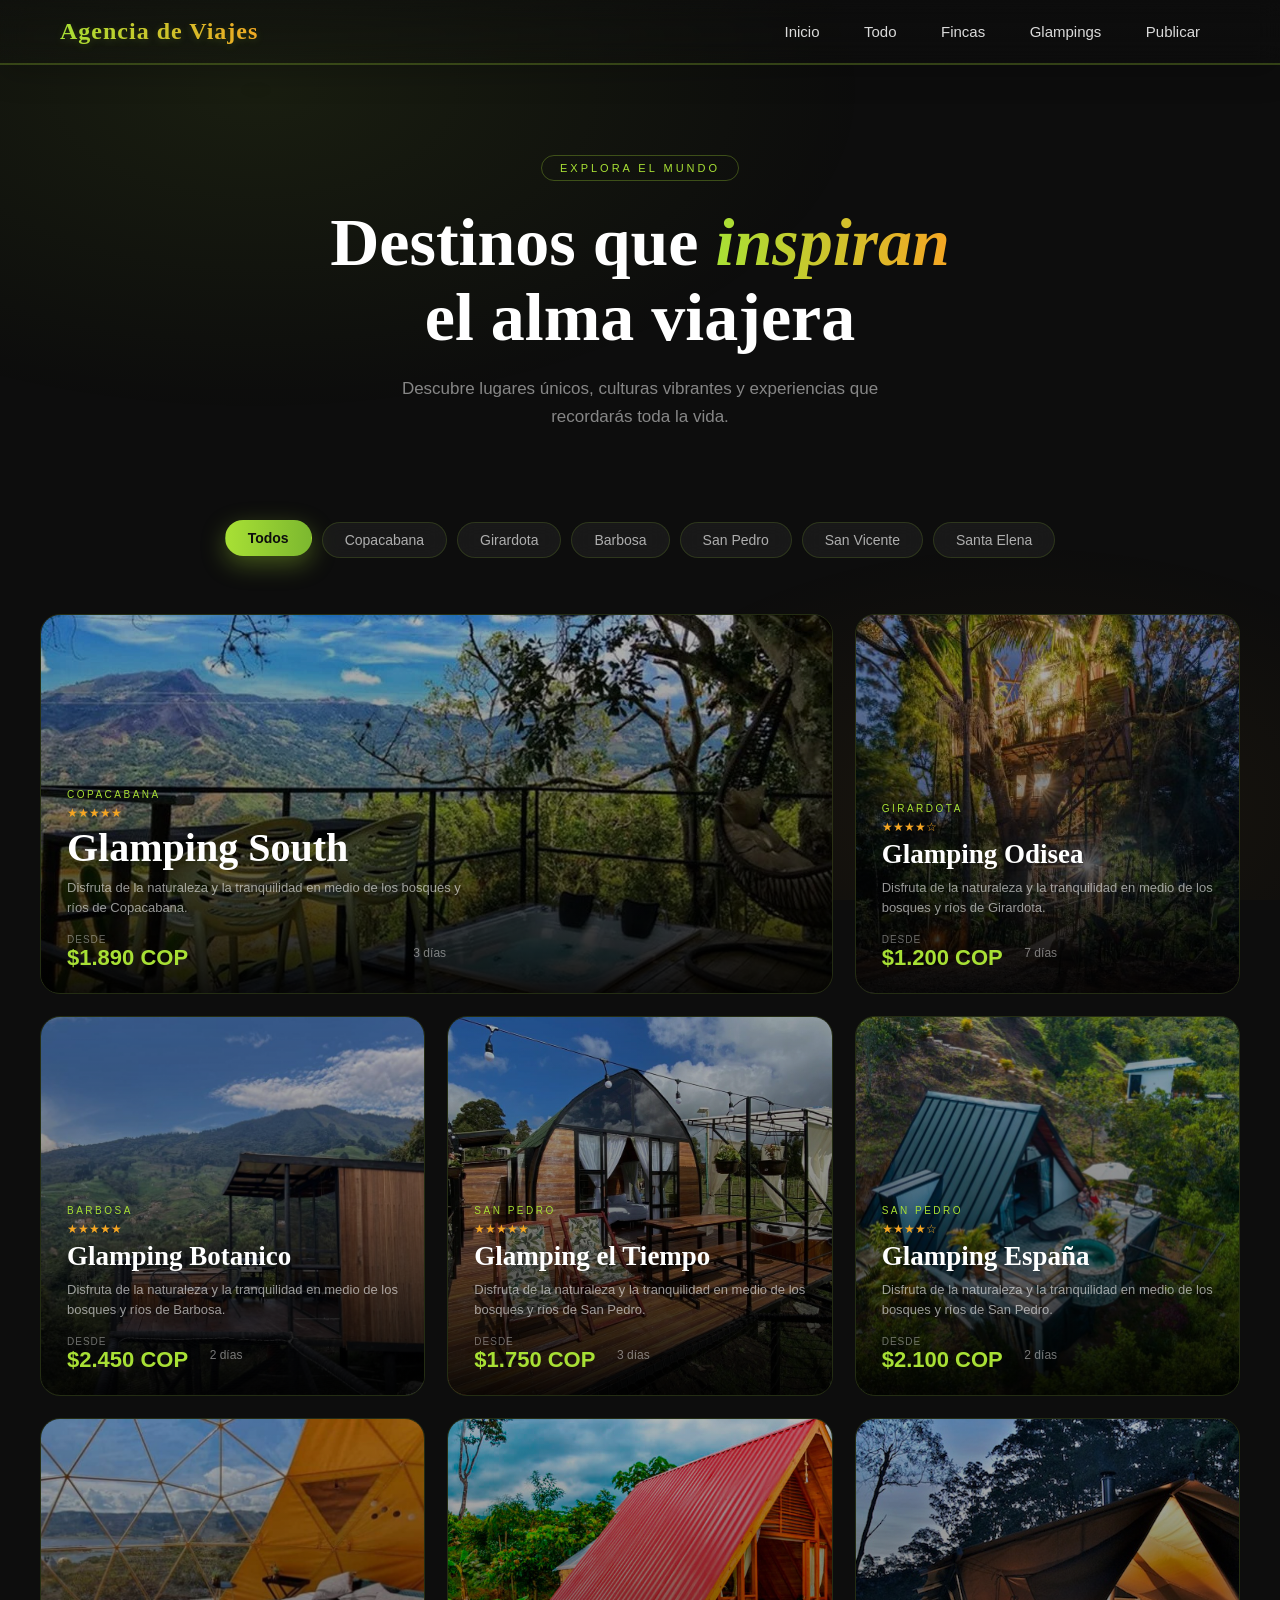
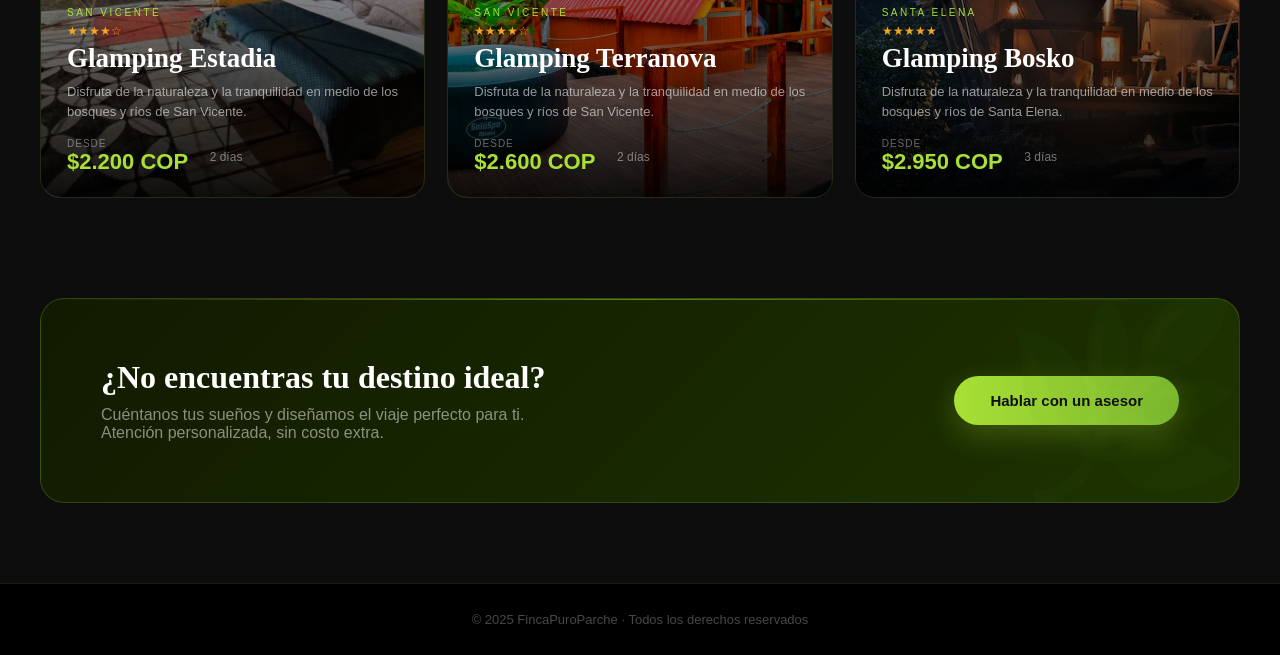
<file: Finca_PuroParche/html/Glampings.html>
<!DOCTYPE html>
<html lang="es">
<head>
    <meta charset="UTF-8">
    <meta name="viewport" content="width=device-width, initial-scale=1.0">
    <title>Destinos — Agencia de Viajes</title>
    <link rel="preconnect" href="https://fonts.googleapis.com">
        <link rel="stylesheet" href="../css/styledestino.css">
</head>
<body>

<header>
    <div class="contenedor-navegacion">
        <span class="logo-texto"> Agencia de Viajes</span>
        <nav class="menu">
            <a href="../Index.html" >Inicio</a>
            <a href="Todo.html">Todo</a>
            <a href="Fincas.html">Fincas</a>
            <a href="Glampings.html">Glampings</a>
            <a href="Contactanos.html" >Publicar</a>
        </nav>
    </div>
</header>

<section class="hero-destinos">
    <span class="etiqueta"> Explora el mundo</span>
    <h1>Destinos que <em>inspiran</em><br>el alma viajera</h1>
    <p>Descubre lugares únicos, culturas vibrantes y experiencias que recordarás toda la vida.</p>
</section>

<div class="filtros">
    <button class="filtro-btn activo" onclick="filtrar(this,'todos')">Todos</button>
    <button class="filtro-btn" onclick="filtrar(this,'Copacabana')"> Copacabana</button>
    <button class="filtro-btn" onclick="filtrar(this,'Girardota')"> Girardota</button>
    <button class="filtro-btn" onclick="filtrar(this,'Barbosa')"> Barbosa</button>
    <button class="filtro-btn" onclick="filtrar(this,'San Pedro')"> San Pedro</button>
    <button class="filtro-btn" onclick="filtrar(this,'San Vicente')"> San Vicente</button>
    <button class="filtro-btn" onclick="filtrar(this,'Santa Elena')"> Santa Elena</button>
</div>

<section class="seccion-destinos">
    <div class="grid-destinos" id="grid">

        <div class="tarjeta-destino" data-region="Copacabana">
            <img class="tarjeta-img" src="../img/GlampingSouth.webp" alt="Copacabana">
            <div class="tarjeta-info">
                <p class="tarjeta-continente">Copacabana</p>
                <div class="estrellas">★★★★★</div>
                <h2 class="tarjeta-nombre">Glamping South</h2>
                <p class="tarjeta-descripcion">Disfruta de la naturaleza y la tranquilidad en medio de los bosques y ríos de Copacabana.</p>
                <div class="tarjeta-footer">
                    <div class="tarjeta-precio"><span class="precio-desde">desde</span><span class="precio-valor">$1.890 COP</span></div>
                    <span class="tarjeta-duracion"> 3 días</span>
                    <a href="../html/fincas/FincaLaManuela/StandBY.html" class="btn-ver">Ver paquete →</a>
                </div>
            </div>
        </div>

        <div class="tarjeta-destino" data-region="Girardota">
            <img class="tarjeta-img" src="../img/GlampingOdisea.jpg" alt="Girardota">
            <div class="tarjeta-info">
                <p class="tarjeta-continente">Girardota</p>
                <div class="estrellas">★★★★☆</div>
                <h2 class="tarjeta-nombre">Glamping Odisea</h2>
                <p class="tarjeta-descripcion">Disfruta de la naturaleza y la tranquilidad en medio de los bosques y ríos de Girardota.</p>
                <div class="tarjeta-footer">
                    <div class="tarjeta-precio"><span class="precio-desde">desde</span><span class="precio-valor">$1.200 COP</span></div>
                    <span class="tarjeta-duracion"> 7 días</span>
                    <a href="../html/fincas/FincaLaManuela/StandBY.html" class="btn-ver">Ver paquete →</a>
                </div>
            </div>
        </div>

        <div class="tarjeta-destino" data-region="Barbosa">
            <img class="tarjeta-img" src="../img/GlampingBotanico.jpg" alt="Glamping Botanico">
            <div class="tarjeta-info">
                <p class="tarjeta-continente">Barbosa</p>
                <div class="estrellas">★★★★★</div>
                <h2 class="tarjeta-nombre">Glamping Botanico</h2>
                <p class="tarjeta-descripcion">Disfruta de la naturaleza y la tranquilidad en medio de los bosques y ríos de Barbosa.</p>
                <div class="tarjeta-footer">
                    <div class="tarjeta-precio"><span class="precio-desde">desde</span><span class="precio-valor">$2.450 COP</span></div>
                    <span class="tarjeta-duracion"> 2 días</span>
                    <a href="../html/fincas/FincaLaManuela/StandBY.html" class="btn-ver">Ver paquete →</a>
                </div>
            </div>
        </div>

        <div class="tarjeta-destino" data-region="San Pedro">
            <img class="tarjeta-img" src="../img/GlampingElTiempo.jpeg" alt="Glamping el Tiempo">
            <div class="tarjeta-info">
                <p class="tarjeta-continente">San Pedro</p>
                <div class="estrellas">★★★★★</div>
                <h2 class="tarjeta-nombre">Glamping el Tiempo</h2>
                <p class="tarjeta-descripcion">Disfruta de la naturaleza y la tranquilidad en medio de los bosques y ríos de San Pedro.</p>
                <div class="tarjeta-footer">
                    <div class="tarjeta-precio"><span class="precio-desde">desde</span><span class="precio-valor">$1.750 COP</span></div>
                    <span class="tarjeta-duracion"> 3 días</span>
                    <a href="../html/fincas/FincaLaManuela/StandBY.html" class="btn-ver">Ver paquete →</a>
                </div>
            </div>
        </div>

        <div class="tarjeta-destino" data-region="San Pedro">
            <img class="tarjeta-img" src="../img/GlampingEspaña.jpg" alt="Glamping España">
            <div class="tarjeta-info">
                <p class="tarjeta-continente">San Pedro</p>
                <div class="estrellas">★★★★☆</div>
                <h2 class="tarjeta-nombre">Glamping España</h2>
                <p class="tarjeta-descripcion">Disfruta de la naturaleza y la tranquilidad en medio de los bosques y ríos de San Pedro.</p>
                <div class="tarjeta-footer">
                    <div class="tarjeta-precio"><span class="precio-desde">desde</span><span class="precio-valor">$2.100 COP</span></div>
                    <span class="tarjeta-duracion"> 2 días</span>
                    <a href="../html/fincas/FincaLaManuela/StandBY.html" class="btn-ver">Ver paquete →</a>
                </div>
            </div>
        </div>

        <div class="tarjeta-destino" data-region="San Vicente">
            <img class="tarjeta-img" src="../img/GlampingEstadia.jpg" alt="Glamping Estadia">
            <div class="tarjeta-info">
                <p class="tarjeta-continente">San Vicente</p>
                <div class="estrellas">★★★★☆</div>
                <h2 class="tarjeta-nombre">Glamping Estadia</h2>
                <p class="tarjeta-descripcion">Disfruta de la naturaleza y la tranquilidad en medio de los bosques y ríos de San Vicente.</p>
                <div class="tarjeta-footer">
                    <div class="tarjeta-precio"><span class="precio-desde">desde</span><span class="precio-valor">$2.200 COP</span></div>
                    <span class="tarjeta-duracion"> 2 días</span>
                    <a href="../html/fincas/FincaLaManuela/StandBY.html" class="btn-ver">Ver paquete →</a>
                </div>
            </div>
        </div>

        <div class="tarjeta-destino" data-region="San Vicente">
            <img class="tarjeta-img" src="../img/GlampingTerranova.jpg" alt="Glamping Terranova">
            <div class="tarjeta-info">
                <p class="tarjeta-continente">San Vicente</p>
                <div class="estrellas">★★★★☆</div>
                <h2 class="tarjeta-nombre">Glamping Terranova</h2>
                <p class="tarjeta-descripcion">Disfruta de la naturaleza y la tranquilidad en medio de los bosques y ríos de San Vicente.</p>
                <div class="tarjeta-footer">
                    <div class="tarjeta-precio"><span class="precio-desde">desde</span><span class="precio-valor">$2.600 COP</span></div>
                    <span class="tarjeta-duracion"> 2 días</span>
                    <a href="../html/fincas/FincaLaManuela/StandBY.html" class="btn-ver">Ver paquete →</a>
                </div>
            </div>
        </div>

        <div class="tarjeta-destino" data-region="Santa Elena">
            <img class="tarjeta-img" src="../img/GlampingBosko.jpg" alt="Glamping Bosko">
            <div class="tarjeta-info">
                <p class="tarjeta-continente">Santa Elena</p>
                <div class="estrellas">★★★★★</div>
                <h2 class="tarjeta-nombre">Glamping Bosko</h2>
                <p class="tarjeta-descripcion">Disfruta de la naturaleza y la tranquilidad en medio de los bosques y ríos de Santa Elena.</p>
                <div class="tarjeta-footer">
                    <div class="tarjeta-precio"><span class="precio-desde">desde</span><span class="precio-valor">$2.950 COP</span></div>
                    <span class="tarjeta-duracion"> 3 días</span>
                    <a href="../html/fincas/FincaLaManuela/StandBY.html" class="btn-ver">Ver paquete →</a>
                </div>
            </div>
        </div>

    </div>
</section>

<div class="banner-cta">
    <div>
        <h2>¿No encuentras tu destino ideal?</h2>
        <p>Cuéntanos tus sueños y diseñamos el viaje perfecto para ti. Atención personalizada, sin costo extra.</p>
    </div>
    <a href="https://wa.me/573137295214?text=¡Hola!%20No%20encontré%20mi%20destino%20ideal%20en%20la%20web%20y%20quiero%20asesoría." target="_blank" class="btn-cta" style="text-decoration: none; display: inline-block; text-align: center;">Hablar con un asesor</a>
</div>

<footer>
    <p>© 2025 FincaPuroParche · Todos los derechos reservados</p>
</footer>

<script>
    function filtrar(btn, region) {
        document.querySelectorAll('.filtro-btn').forEach(b => b.classList.remove('activo'));
        btn.classList.add('activo');
        const tarjetas = document.querySelectorAll('.tarjeta-destino');
        tarjetas.forEach((t, i) => {
            const match = region === 'todos' || t.dataset.region === region;
            t.style.transition = 'opacity 0.3s ease, transform 0.3s ease';
            if (match) {
                t.style.display = '';
                setTimeout(() => { t.style.opacity = '1'; t.style.transform = ''; }, i * 40);
            } else {
                t.style.opacity = '0'; t.style.transform = 'scale(0.95)';
                setTimeout(() => t.style.display = 'none', 300);
            }
        });
        const primera = document.querySelector('#grid .tarjeta-destino');
        if (primera) primera.style.gridColumn = region === 'todos' ? 'span 2' : 'span 1';
    }
</script>

</body>
</html>
</file>
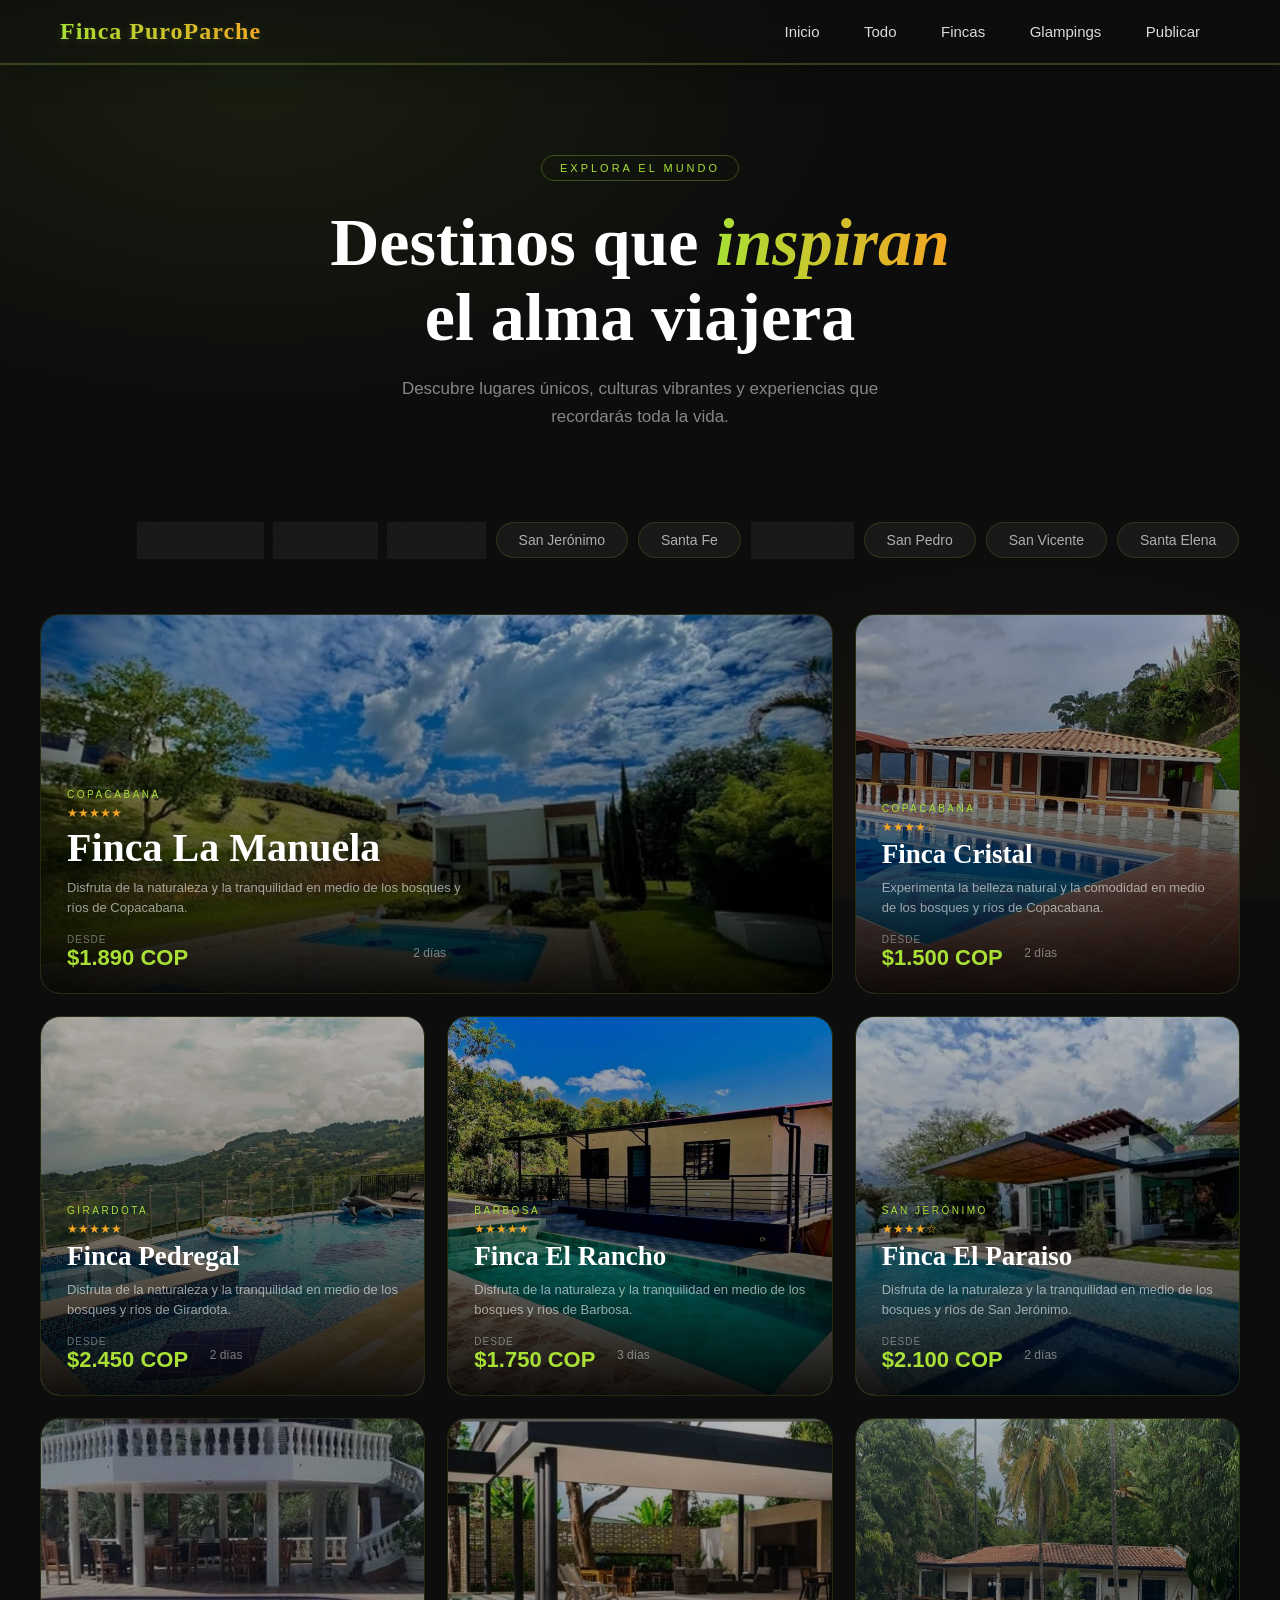
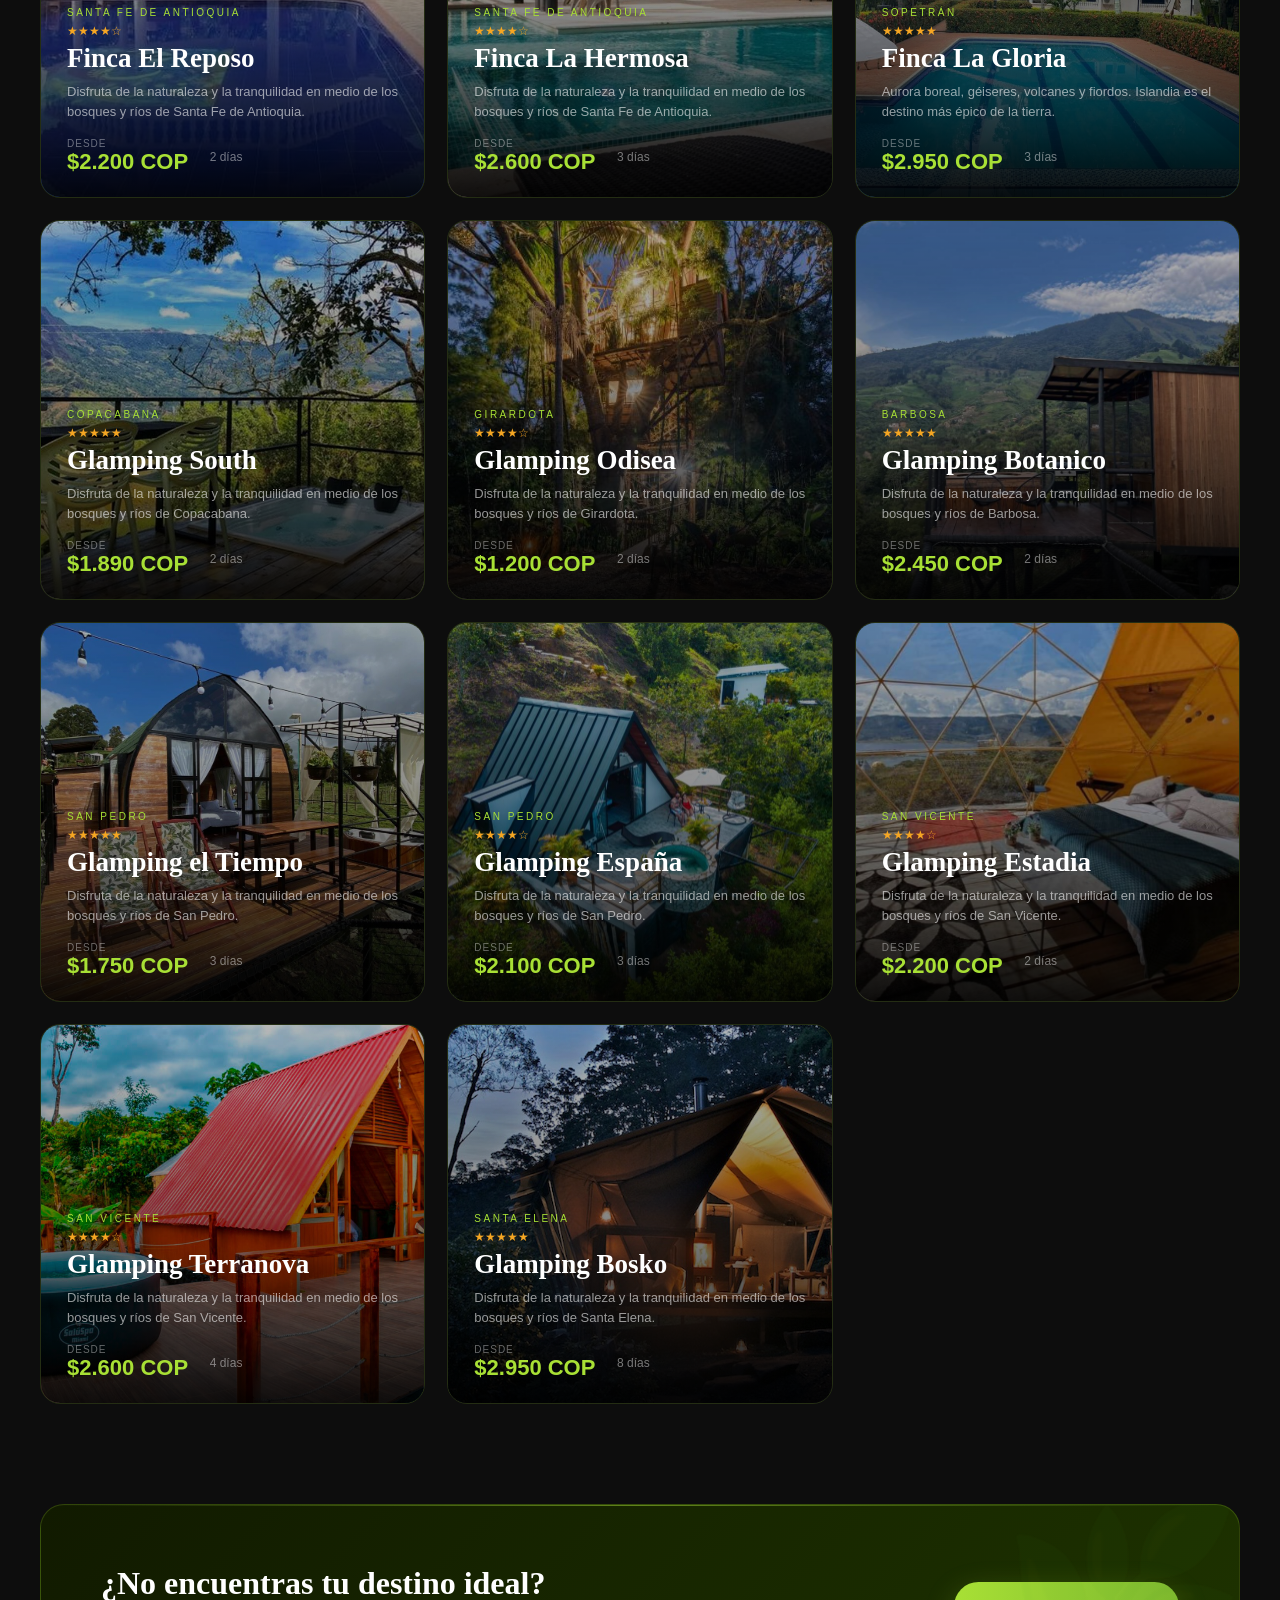
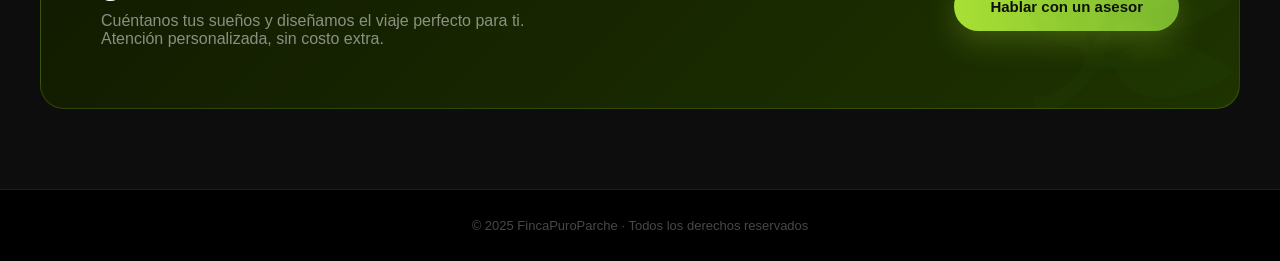
<file: Finca_PuroParche/html/Todo.html>
<!DOCTYPE html>
<html lang="es">
<head>
    <meta charset="UTF-8">
    <meta name="viewport" content="width=device-width, initial-scale=1.0">
    <title>Todos los Destinos — Finca PuroParche</title>
    <link rel="preconnect" href="https://fonts.googleapis.com">
    <link rel="stylesheet" href="../css/styledestino.css">
</head>
<body>

<header>
    <div class="contenedor-navegacion">
        <span class="logo-texto"> Finca PuroParche</span>
        <nav class="menu">
            <a href="../Index.html">Inicio</a>
            <a href="Todo.html">Todo</a>
            <a href="Fincas.html">Fincas</a>
            <a href="Glampings.html">Glampings</a>
            <a href="Contactanos.html" >Publicar</a>
        </nav>
    </div>
</header>

<section class="hero-destinos">
    <span class="etiqueta"> Explora el mundo</span>
    <h1>Destinos que <em>inspiran</em><br>el alma viajera</h1>
    <p>Descubre lugares únicos, culturas vibrantes y experiencias que recordarás toda la vida.</p>
</section>

<div class="filtros">
    <button class="filtro-btn activo" onclick="filtrar(this,'todos')">Todos</button>
    <button class="filtro-btn" onclick="filtrar(this,'Copacabana')">Copacabana</button>
    <button class="filtro-btn" onclick="filtrar(this,'Girardota')">Girardota</button>
    <button class="filtro-btn" onclick="filtrar(this,'Barbosa')">Barbosa</button>
    <button class="filtro-btn" onclick="filtrar(this,'San Jeronimo')">San Jerónimo</button>
    <button class="filtro-btn" onclick="filtrar(this,'Santa Fe')">Santa Fe</button>
    <button class="filtro-btn" onclick="filtrar(this,'Sopetran')">Sopetrán</button>
    <button class="filtro-btn" onclick="filtrar(this,'San Pedro')">San Pedro</button>
    <button class="filtro-btn" onclick="filtrar(this,'San Vicente')">San Vicente</button>
    <button class="filtro-btn" onclick="filtrar(this,'Santa Elena')">Santa Elena</button>
</div>

<section class="seccion-destinos">
    <div class="grid-destinos" id="grid">

        <div class="tarjeta-destino" data-region="Copacabana">
            <img class="tarjeta-img" src="../img/FincaLaManuela.webp" alt="Copacabana">
            <div class="tarjeta-info">
                <p class="tarjeta-continente">Copacabana</p>
                <div class="estrellas">★★★★★</div>
                <h2 class="tarjeta-nombre">Finca La Manuela</h2>
                <p class="tarjeta-descripcion">Disfruta de la naturaleza y la tranquilidad en medio de los bosques y ríos de Copacabana.</p>
                <div class="tarjeta-footer">
                    <div class="tarjeta-precio"><span class="precio-desde">desde</span><span class="precio-valor">$1.890 COP</span></div>
                    <span class="tarjeta-duracion"> 2 días</span>
                    <a href="../html/fincas/FincaLaManuela/StandBY.html" class="btn-ver">Ver paquete →</a>
                </div>
            </div>
        </div>

        <div class="tarjeta-destino" data-region="Copacabana">
            <img class="tarjeta-img" src="../img/FincaCristal.jpg" alt="Copacabana">
            <div class="tarjeta-info">
                <p class="tarjeta-continente">Copacabana</p>
                <div class="estrellas">★★★★☆</div>
                <h2 class="tarjeta-nombre">Finca Cristal</h2>
                <p class="tarjeta-descripcion">Experimenta la belleza natural y la comodidad en medio de los bosques y ríos de Copacabana.</p>
                <div class="tarjeta-footer">
                    <div class="tarjeta-precio"><span class="precio-desde">desde</span><span class="precio-valor">$1.500 COP</span></div>
                    <span class="tarjeta-duracion"> 2 días</span>
                    <a href="../html/fincas/FincaLaManuela/StandBY.html" class="btn-ver">Ver paquete →</a>
                </div>
            </div>
        </div>

        <div class="tarjeta-destino" data-region="Girardota">
            <img class="tarjeta-img" src="../img/FincaPedregal.webp" alt="Girardota">
            <div class="tarjeta-info">
                <p class="tarjeta-continente">Girardota</p>
                <div class="estrellas">★★★★★</div>
                <h2 class="tarjeta-nombre">Finca Pedregal</h2>
                <p class="tarjeta-descripcion">Disfruta de la naturaleza y la tranquilidad en medio de los bosques y ríos de Girardota.</p>
                <div class="tarjeta-footer">
                    <div class="tarjeta-precio"><span class="precio-desde">desde</span><span class="precio-valor">$2.450 COP</span></div>
                    <span class="tarjeta-duracion"> 2 días</span>
                    <a href="../html/fincas/FincaLaManuela/StandBY.html" class="btn-ver">Ver paquete →</a>
                </div>
            </div>
        </div>

        <div class="tarjeta-destino" data-region="Barbosa">
            <img class="tarjeta-img" src="../img/FincaRancho.jpg" alt="Barbosa">
            <div class="tarjeta-info">
                <p class="tarjeta-continente">Barbosa</p>
                <div class="estrellas">★★★★★</div>
                <h2 class="tarjeta-nombre">Finca El Rancho</h2>
                <p class="tarjeta-descripcion">Disfruta de la naturaleza y la tranquilidad en medio de los bosques y ríos de Barbosa.</p>
                <div class="tarjeta-footer">
                    <div class="tarjeta-precio"><span class="precio-desde">desde</span><span class="precio-valor">$1.750 COP</span></div>
                    <span class="tarjeta-duracion"> 3 días</span>
                    <a href="../html/fincas/FincaLaManuela/StandBY.html" class="btn-ver">Ver paquete →</a>
                </div>
            </div>
        </div>

        <div class="tarjeta-destino" data-region="San Jeronimo">
            <img class="tarjeta-img" src="../img/Finca El Paraiso.webp" alt="San Jerónimo">
            <div class="tarjeta-info">
                <p class="tarjeta-continente">San Jerónimo</p>
                <div class="estrellas">★★★★☆</div>
                <h2 class="tarjeta-nombre">Finca El Paraiso</h2>
                <p class="tarjeta-descripcion">Disfruta de la naturaleza y la tranquilidad en medio de los bosques y ríos de San Jerónimo.</p>
                <div class="tarjeta-footer">
                    <div class="tarjeta-precio"><span class="precio-desde">desde</span><span class="precio-valor">$2.100 COP</span></div>
                    <span class="tarjeta-duracion"> 2 días</span>
                    <a href="../html/fincas/FincaLaManuela/StandBY.html" class="btn-ver">Ver paquete →</a>
                </div>
            </div>
        </div>

        <div class="tarjeta-destino" data-region="Santa Fe">
            <img class="tarjeta-img" src="../img/FincaReposo.webp" alt="Santa Fe">
            <div class="tarjeta-info">
                <p class="tarjeta-continente">Santa Fe de Antioquia</p>
                <div class="estrellas">★★★★☆</div>
                <h2 class="tarjeta-nombre">Finca El Reposo</h2>
                <p class="tarjeta-descripcion">Disfruta de la naturaleza y la tranquilidad en medio de los bosques y ríos de Santa Fe de Antioquia.</p>
                <div class="tarjeta-footer">
                    <div class="tarjeta-precio"><span class="precio-desde">desde</span><span class="precio-valor">$2.200 COP</span></div>
                    <span class="tarjeta-duracion"> 2 días</span>
                    <a href="../html/fincas/FincaLaManuela/StandBY.html" class="btn-ver">Ver paquete →</a>
                </div>
            </div>
        </div>

        <div class="tarjeta-destino" data-region="Santa Fe">
            <img class="tarjeta-img" src="../img/FincaLaHermosa.jpg" alt="Santa Fe">
            <div class="tarjeta-info">
                <p class="tarjeta-continente">Santa Fe de Antioquia</p>
                <div class="estrellas">★★★★☆</div>
                <h2 class="tarjeta-nombre">Finca La Hermosa</h2>
                <p class="tarjeta-descripcion">Disfruta de la naturaleza y la tranquilidad en medio de los bosques y ríos de Santa Fe de Antioquia.</p>
                <div class="tarjeta-footer">
                    <div class="tarjeta-precio"><span class="precio-desde">desde</span><span class="precio-valor">$2.600 COP</span></div>
                    <span class="tarjeta-duracion"> 3 días</span>
                    <a href="../html/fincas/FincaLaManuela/StandBY.html" class="btn-ver">Ver paquete →</a>
                </div>
            </div>
        </div>

        <div class="tarjeta-destino" data-region="Sopetran">
            <img class="tarjeta-img" src="../img/FincaLaGloria.jpg" alt="Sopetrán">
            <div class="tarjeta-info">
                <p class="tarjeta-continente">Sopetrán</p>
                <div class="estrellas">★★★★★</div>
                <h2 class="tarjeta-nombre">Finca La Gloria</h2>
                <p class="tarjeta-descripcion">Aurora boreal, géiseres, volcanes y fiordos. Islandia es el destino más épico de la tierra.</p>
                <div class="tarjeta-footer">
                    <div class="tarjeta-precio"><span class="precio-desde">desde</span><span class="precio-valor">$2.950 COP</span></div>
                    <span class="tarjeta-duracion"> 3 días</span>
                    <a href="../html/fincas/FincaLaManuela/StandBY.html" class="btn-ver">Ver paquete →</a>
                </div>
            </div>
        </div>

        <div class="tarjeta-destino" data-region="Copacabana">
            <img class="tarjeta-img" src="../img/GlampingSouth.webp" alt="Copacabana">
            <div class="tarjeta-info">
                <p class="tarjeta-continente">Copacabana</p>
                <div class="estrellas">★★★★★</div>
                <h2 class="tarjeta-nombre">Glamping South</h2>
                <p class="tarjeta-descripcion">Disfruta de la naturaleza y la tranquilidad en medio de los bosques y ríos de Copacabana.</p>
                <div class="tarjeta-footer">
                    <div class="tarjeta-precio"><span class="precio-desde">desde</span><span class="precio-valor">$1.890 COP</span></div>
                    <span class="tarjeta-duracion"> 2 días</span>
                    <a href="../html/fincas/FincaLaManuela/StandBY.html" class="btn-ver">Ver paquete →</a>
                </div>
            </div>
        </div>

        <div class="tarjeta-destino" data-region="Girardota">
            <img class="tarjeta-img" src="../img/GlampingOdisea.jpg" alt="Girardota">
            <div class="tarjeta-info">
                <p class="tarjeta-continente">Girardota</p>
                <div class="estrellas">★★★★☆</div>
                <h2 class="tarjeta-nombre">Glamping Odisea</h2>
                <p class="tarjeta-descripcion">Disfruta de la naturaleza y la tranquilidad en medio de los bosques y ríos de Girardota.</p>
                <div class="tarjeta-footer">
                    <div class="tarjeta-precio"><span class="precio-desde">desde</span><span class="precio-valor">$1.200 COP</span></div>
                    <span class="tarjeta-duracion"> 2 días</span>
                    <a href="../html/fincas/FincaLaManuela/StandBY.html" class="btn-ver">Ver paquete →</a>
                </div>
            </div>
        </div>

        <div class="tarjeta-destino" data-region="Barbosa">
            <img class="tarjeta-img" src="../img/GlampingBotanico.jpg" alt="Glamping Botanico">
            <div class="tarjeta-info">
                <p class="tarjeta-continente">Barbosa</p>
                <div class="estrellas">★★★★★</div>
                <h2 class="tarjeta-nombre">Glamping Botanico</h2>
                <p class="tarjeta-descripcion">Disfruta de la naturaleza y la tranquilidad en medio de los bosques y ríos de Barbosa.</p>
                <div class="tarjeta-footer">
                    <div class="tarjeta-precio"><span class="precio-desde">desde</span><span class="precio-valor">$2.450 COP</span></div>
                    <span class="tarjeta-duracion"> 2 días</span>
                    <a href="../html/fincas/FincaLaManuela/StandBY.html" class="btn-ver">Ver paquete →</a>
                </div>
            </div>
        </div>

        <div class="tarjeta-destino" data-region="San Pedro">
            <img class="tarjeta-img" src="../img/GlampingElTiempo.jpeg" alt="Glamping el Tiempo">
            <div class="tarjeta-info">
                <p class="tarjeta-continente">San Pedro</p>
                <div class="estrellas">★★★★★</div>
                <h2 class="tarjeta-nombre">Glamping el Tiempo</h2>
                <p class="tarjeta-descripcion">Disfruta de la naturaleza y la tranquilidad en medio de los bosques y ríos de San Pedro.</p>
                <div class="tarjeta-footer">
                    <div class="tarjeta-precio"><span class="precio-desde">desde</span><span class="precio-valor">$1.750 COP</span></div>
                    <span class="tarjeta-duracion"> 3 días</span>
                    <a href="../html/fincas/FincaLaManuela/StandBY.html" class="btn-ver">Ver paquete →</a>
                </div>
            </div>
        </div>

        <div class="tarjeta-destino" data-region="San Pedro">
            <img class="tarjeta-img" src="../img/GlampingEspaña.jpg" alt="Glamping España">
            <div class="tarjeta-info">
                <p class="tarjeta-continente">San Pedro</p>
                <div class="estrellas">★★★★☆</div>
                <h2 class="tarjeta-nombre">Glamping España</h2>
                <p class="tarjeta-descripcion">Disfruta de la naturaleza y la tranquilidad en medio de los bosques y ríos de San Pedro.</p>
                <div class="tarjeta-footer">
                    <div class="tarjeta-precio"><span class="precio-desde">desde</span><span class="precio-valor">$2.100 COP</span></div>
                    <span class="tarjeta-duracion"> 3 días</span>
                    <a href="../html/fincas/FincaLaManuela/StandBY.html" class="btn-ver">Ver paquete →</a>
                </div>
            </div>
        </div>

        <div class="tarjeta-destino" data-region="San Vicente">
            <img class="tarjeta-img" src="../img/GlampingEstadia.jpg" alt="Glamping Estadia">
            <div class="tarjeta-info">
                <p class="tarjeta-continente">San Vicente</p>
                <div class="estrellas">★★★★☆</div>
                <h2 class="tarjeta-nombre">Glamping Estadia</h2>
                <p class="tarjeta-descripcion">Disfruta de la naturaleza y la tranquilidad en medio de los bosques y ríos de San Vicente.</p>
                <div class="tarjeta-footer">
                    <div class="tarjeta-precio"><span class="precio-desde">desde</span><span class="precio-valor">$2.200 COP</span></div>
                    <span class="tarjeta-duracion"> 2 días</span>
                    <a href="../html/fincas/FincaLaManuela/StandBY.html" class="btn-ver">Ver paquete →</a>
                </div>
            </div>
        </div>

        <div class="tarjeta-destino" data-region="San Vicente">
            <img class="tarjeta-img" src="../img/GlampingTerranova.jpg" alt="Glamping Terranova">
            <div class="tarjeta-info">
                <p class="tarjeta-continente">San Vicente</p>
                <div class="estrellas">★★★★☆</div>
                <h2 class="tarjeta-nombre">Glamping Terranova</h2>
                <p class="tarjeta-descripcion">Disfruta de la naturaleza y la tranquilidad en medio de los bosques y ríos de San Vicente.</p>
                <div class="tarjeta-footer">
                    <div class="tarjeta-precio"><span class="precio-desde">desde</span><span class="precio-valor">$2.600 COP</span></div>
                    <span class="tarjeta-duracion"> 4 días</span>
                    <a href="../html/fincas/FincaLaManuela/StandBY.html" class="btn-ver">Ver paquete →</a>
                </div>
            </div>
        </div>

        <div class="tarjeta-destino" data-region="Santa Elena">
            <img class="tarjeta-img" src="../img/GlampingBosko.jpg" alt="Glamping Bosko">
            <div class="tarjeta-info">
                <p class="tarjeta-continente">Santa Elena</p>
                <div class="estrellas">★★★★★</div>
                <h2 class="tarjeta-nombre">Glamping Bosko</h2>
                <p class="tarjeta-descripcion">Disfruta de la naturaleza y la tranquilidad en medio de los bosques y ríos de Santa Elena.</p>
                <div class="tarjeta-footer">
                    <div class="tarjeta-precio"><span class="precio-desde">desde</span><span class="precio-valor">$2.950 COP</span></div>
                    <span class="tarjeta-duracion"> 8 días</span>
                    <a href="../html/fincas/FincaLaManuela/StandBY.html" class="btn-ver">Ver paquete →</a>
                </div>
            </div>
        </div>

    </div>
</section>

<div class="banner-cta">
    <div>
        <h2>¿No encuentras tu destino ideal?</h2>
        <p>Cuéntanos tus sueños y diseñamos el viaje perfecto para ti. Atención personalizada, sin costo extra.</p>
    </div>
    <a href="https://wa.me/573137295214?text=¡Hola!%20No%20encontré%20mi%20destino%20ideal%20en%20la%20web%20y%20quiero%20asesoría." target="_blank" class="btn-cta" style="text-decoration: none; display: inline-block; text-align: center;">Hablar con un asesor</a>
</div>

<footer>
    <p>© 2025 FincaPuroParche · Todos los derechos reservados</p>
</footer>

<script>
    function filtrar(btn, region) {
        document.querySelectorAll('.filtro-btn').forEach(b => b.classList.remove('activo'));
        btn.classList.add('activo');
        const tarjetas = document.querySelectorAll('.tarjeta-destino');
        tarjetas.forEach((t, i) => {
            const match = region === 'todos' || t.dataset.region === region;
            t.style.transition = 'opacity 0.3s ease, transform 0.3s ease';
            if (match) {
                t.style.display = '';
                setTimeout(() => { t.style.opacity = '1'; t.style.transform = ''; }, i * 40);
            } else {
                t.style.opacity = '0'; t.style.transform = 'scale(0.95)';
                setTimeout(() => t.style.display = 'none', 300);
            }
        });
        const primera = document.querySelector('#grid .tarjeta-destino');
        if (primera) primera.style.gridColumn = region === 'todos' ? 'span 2' : 'span 1';
    }

    function filtrar(btn, region) {
    document.querySelectorAll('.filtro-btn').forEach(b => b.classList.remove('activo'));
    btn.classList.add('activo');
    const tarjetas = document.querySelectorAll('.tarjeta-destino');
    tarjetas.forEach((t, i) => {
        let match = region === 'todos' || t.dataset.region === region;
        

        if (region === 'Norte') {
            match = ['Copacabana', 'Girardota', 'Barbosa'].includes(t.dataset.region);
        } else if (region === 'Noroccidente') {
            match = ['San Pedro'].includes(t.dataset.region); // San Pedro ahora es Noroccidente
        } else if (region === 'Occidente') {
            match = ['San Jeronimo', 'Santa Fe', 'Sopetran'].includes(t.dataset.region);
        } else if (region === 'Oriente') {
            match = ['San Vicente', 'Santa Elena'].includes(t.dataset.region);
        }

        t.style.transition = 'opacity 0.3s ease, transform 0.3s ease';
        if (match) {
            t.style.display = '';
            setTimeout(() => { t.style.opacity = '1'; t.style.transform = ''; }, i * 40);
        } else {
            t.style.opacity = '0'; t.style.transform = 'scale(0.95)';
            setTimeout(() => t.style.display = 'none', 300);
        }
    });
    const primera = document.querySelector('#grid .tarjeta-destino');
    if (primera) primera.style.gridColumn = region === 'todos' ? 'span 2' : 'span 1';
}


window.addEventListener('DOMContentLoaded', () => {
    const urlParams = new URLSearchParams(window.location.search);
    const destinoABuscar = urlParams.get('buscar');

    if (destinoABuscar) {

        const botonFiltro = Array.from(document.querySelectorAll('.filtro-btn'))
            .find(btn => btn.getAttribute('onclick').includes(`'${destinoABuscar}'`));

        if (botonFiltro) {
            botonFiltro.click();
        } else {

            filtrar(document.querySelector('.filtro-btn'), destinoABuscar);
        }
    }
});
</script>

</body>
</html>
</file>
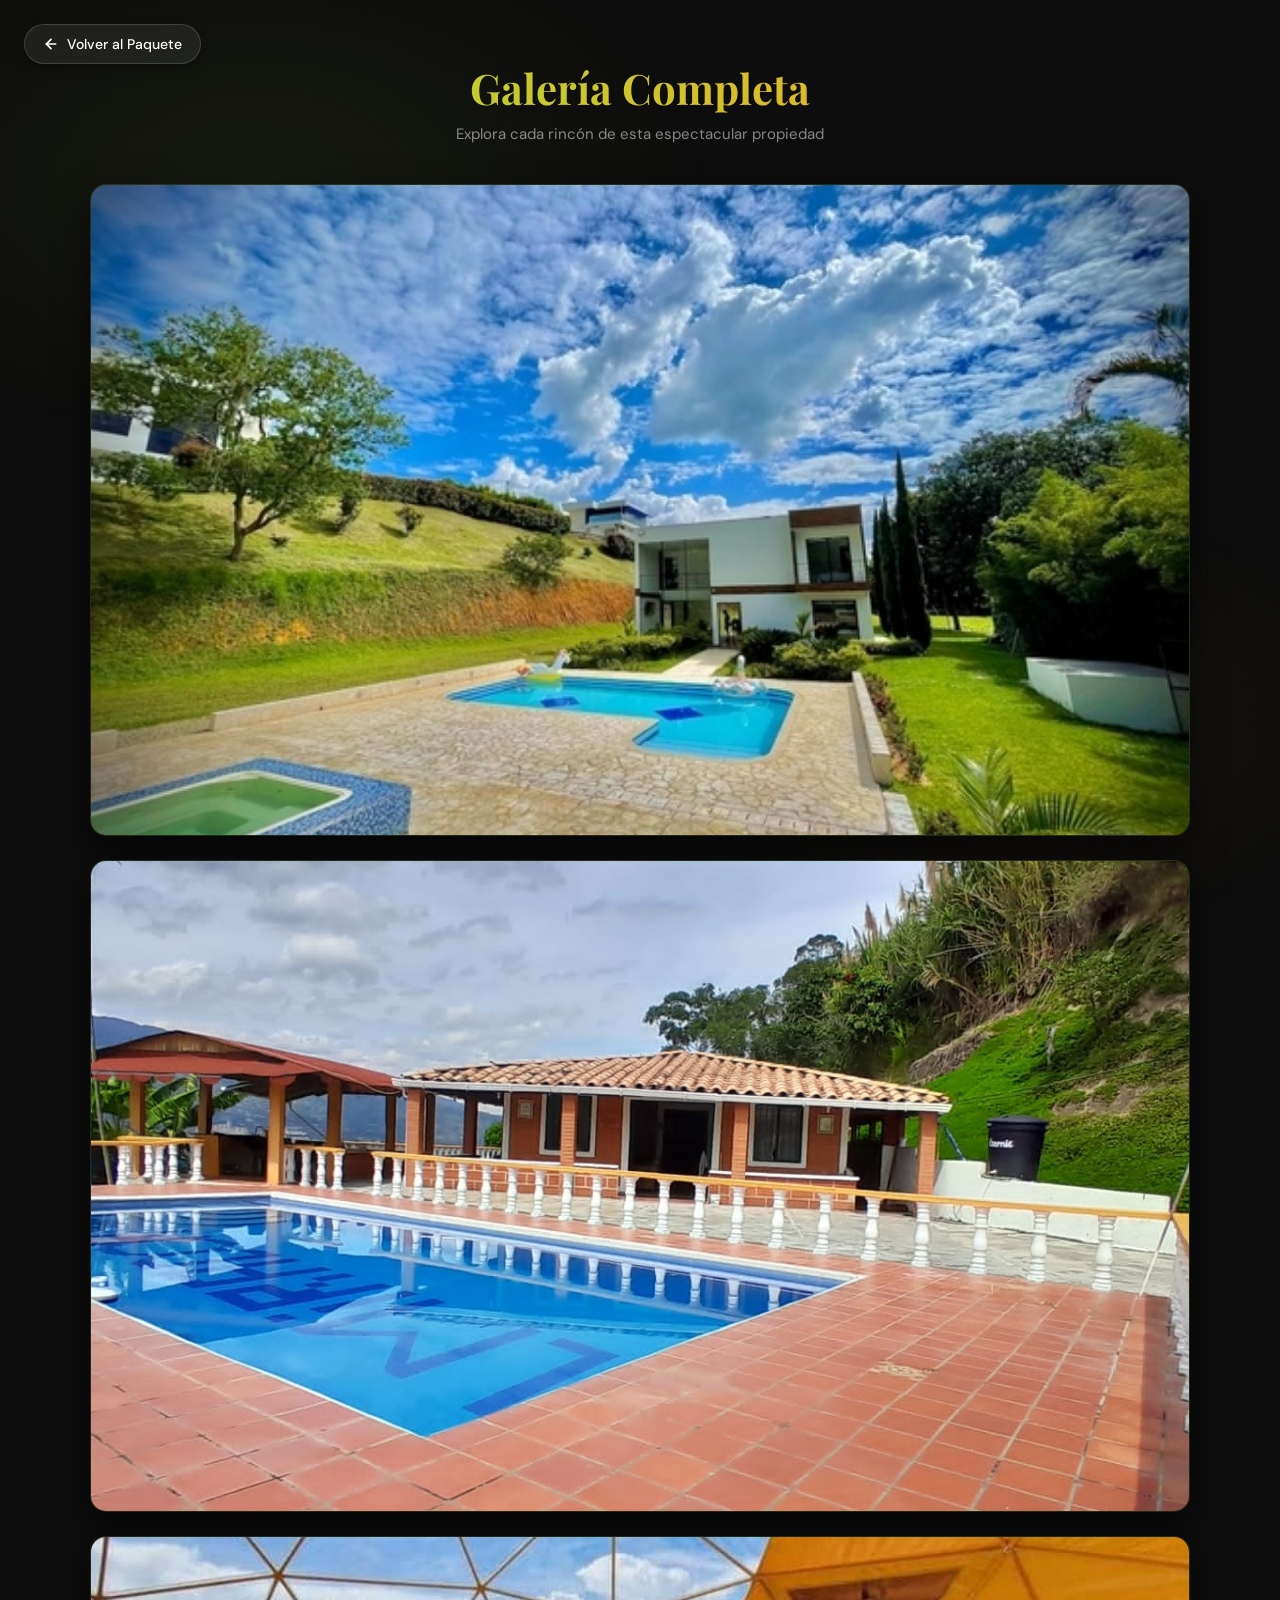
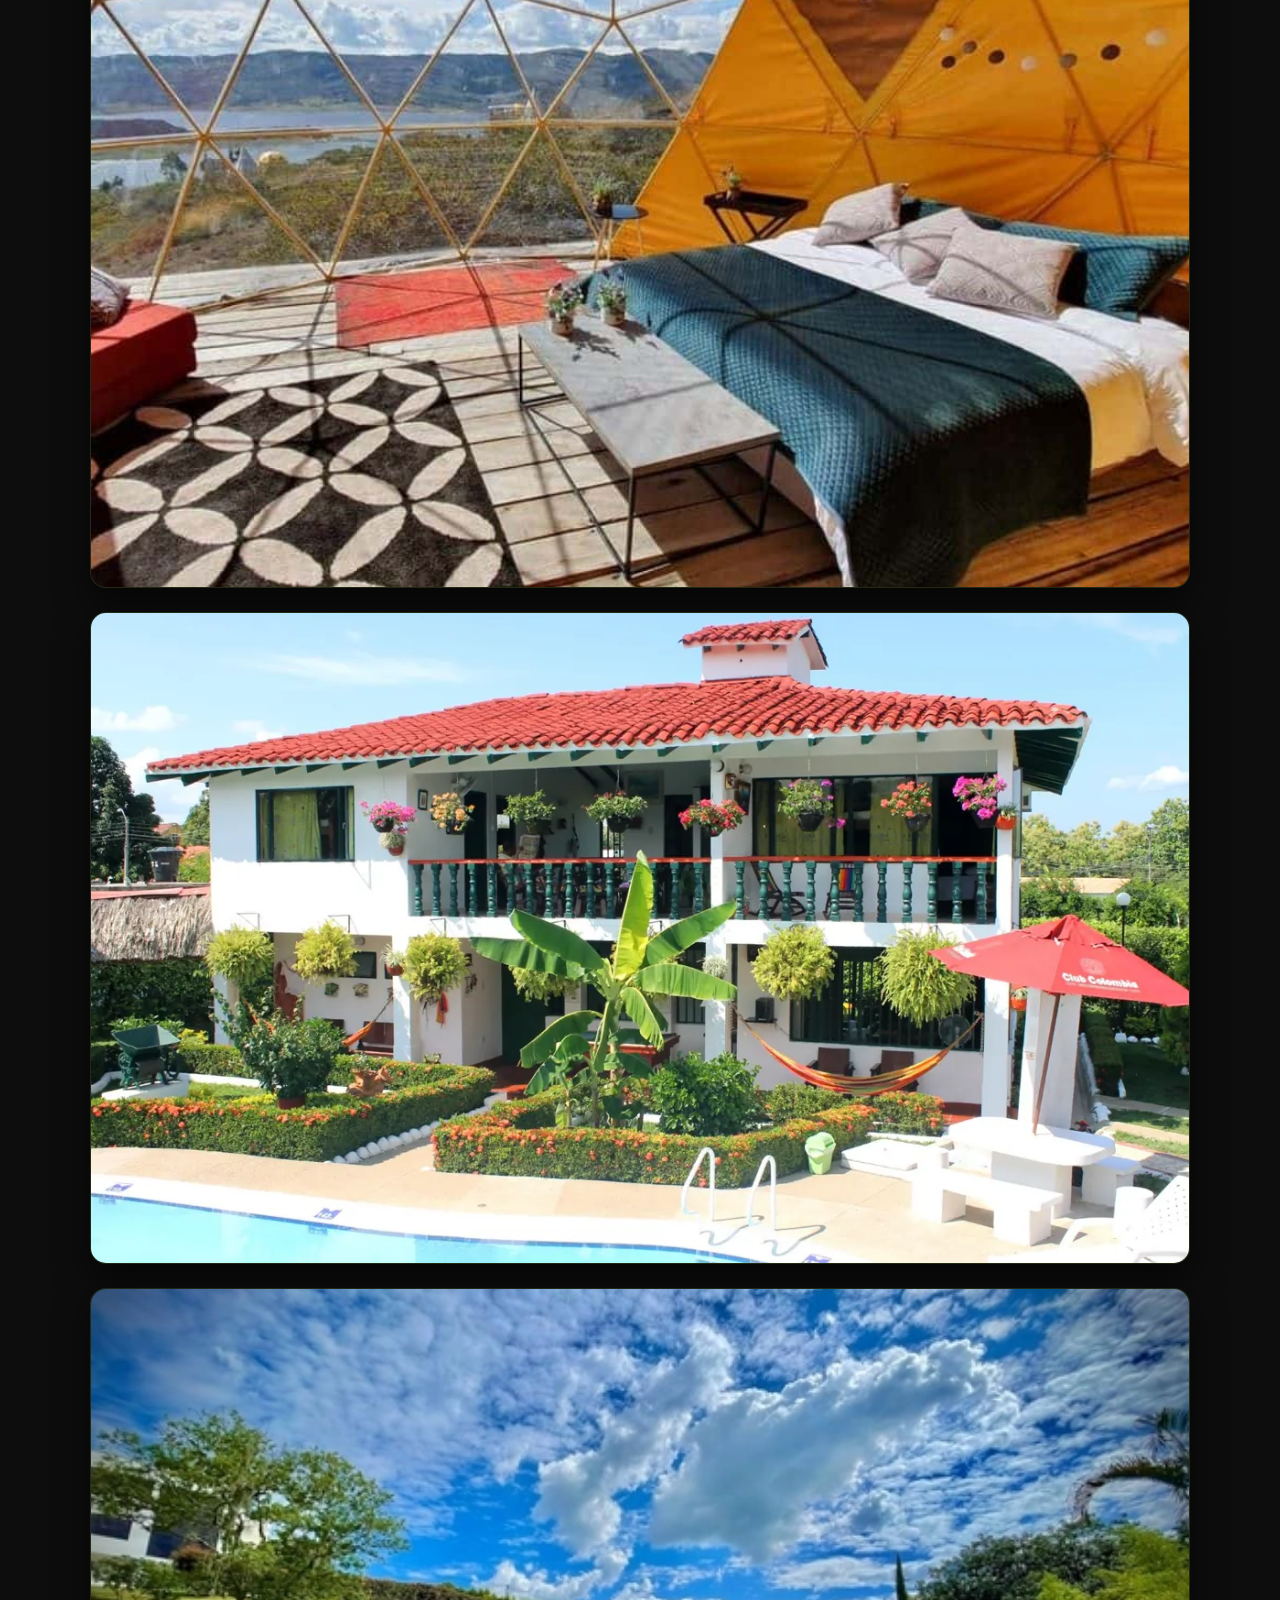
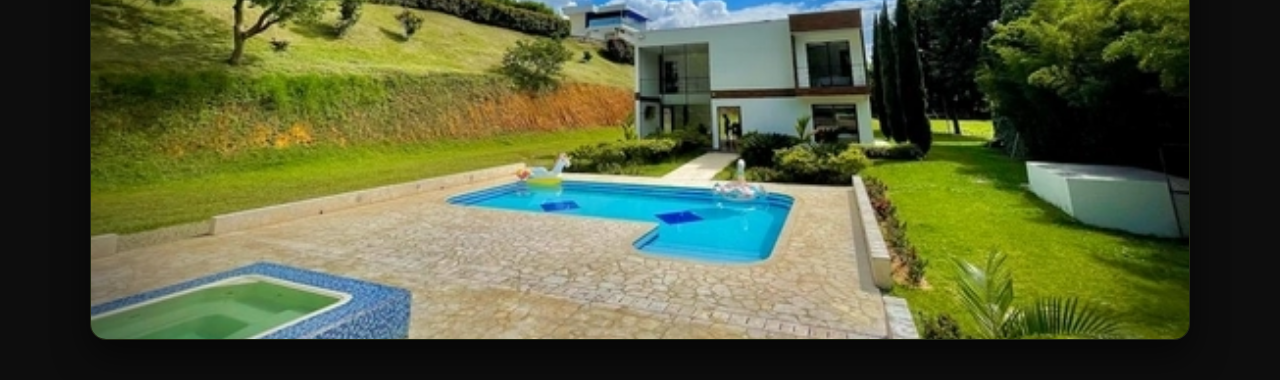
<file: html/fincas/FincaLaManuela/Galeria.html>
<!DOCTYPE html>
<html lang="es">
<head>
    <meta charset="UTF-8">
    <meta name="viewport" content="width=device-width, initial-scale=1.0">
    <title>Galería de Fotos - Finca PuroParche</title>
    <link href="https://fonts.googleapis.com/css2?family=DM+Sans:wght@400;500;700&family=Playfair+Display:ital,wght@0,700;1,700&display=swap" rel="stylesheet">
    <link rel="stylesheet" href="../../../css/stylegaleria.css">
    <link rel="stylesheet" href="../../../css/styleindex.css">
</head>
<body>

    <a href="StandBy.html" class="btn-volver">
        <svg width="16" height="16" viewBox="0 0 24 24" fill="none" stroke="currentColor" stroke-width="2.5" stroke-linecap="round" stroke-linejoin="round"><line x1="19" y1="12" x2="5" y2="12"></line><polyline points="12 19 5 12 12 5"></polyline></svg>
        Volver al Paquete
    </a>

    <div class="contenedor-galeria-completa">
        <div class="header-galeria">
            <h1>Galería Completa</h1>
            <p>Explora cada rincón de esta espectacular propiedad</p>
        </div>

        <div class="grid-fotos-todas">
            <div class="foto-tarjeta"><img src="../../../img/FincaLaManuela.webp" alt="Foto Propiedad"></div>
            <div class="foto-tarjeta"><img src="../../../img/FincaCristal.jpg" alt="Foto Propiedad"></div>
            <div class="foto-tarjeta"><img src="../../../img/GlampingEstadia.jpg" alt="Foto Propiedad"></div>
            <div class="foto-tarjeta"><img src="../../../img/FincaElCarmen.webp" alt="Foto Propiedad"></div>
            <div class="foto-tarjeta"><img src="../../../img/FincaLaManuela.webp" alt="Foto Propiedad"></div>
        </div>
    </div>

</body>
</html>
</file>
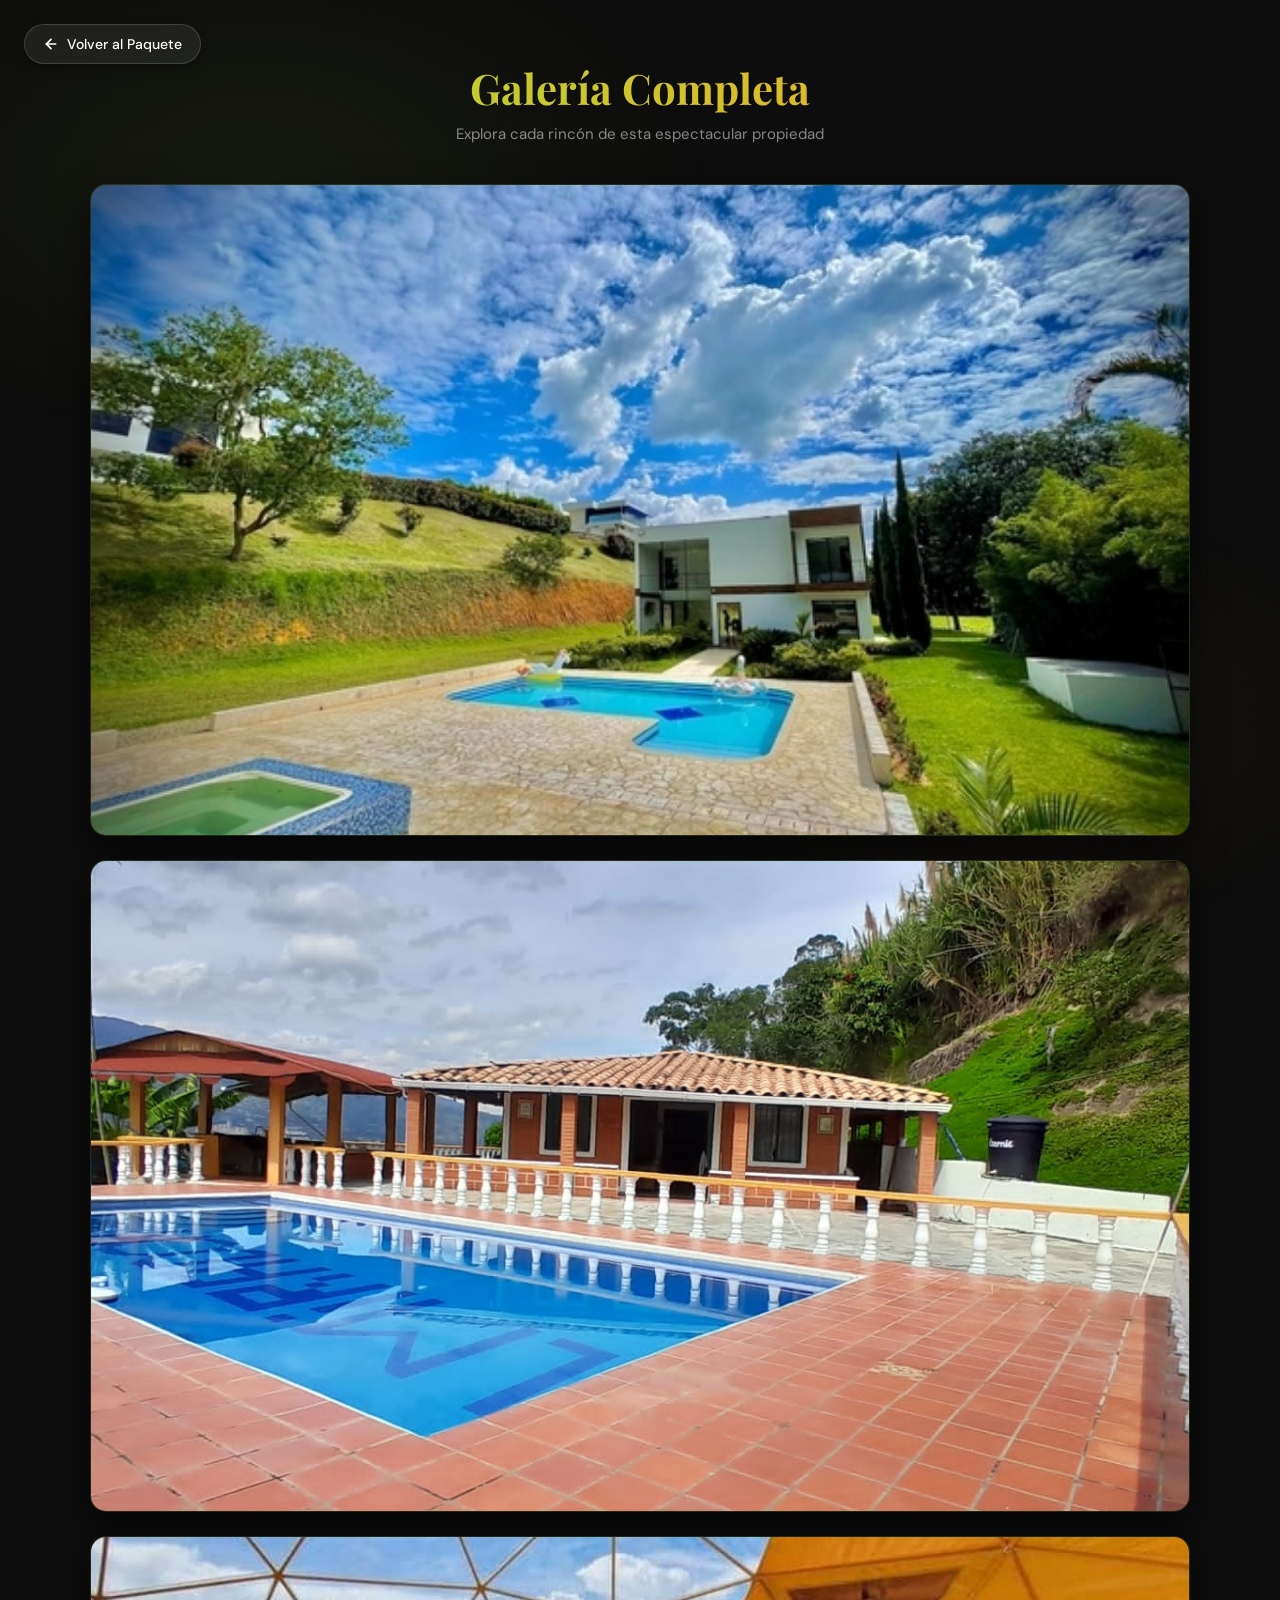
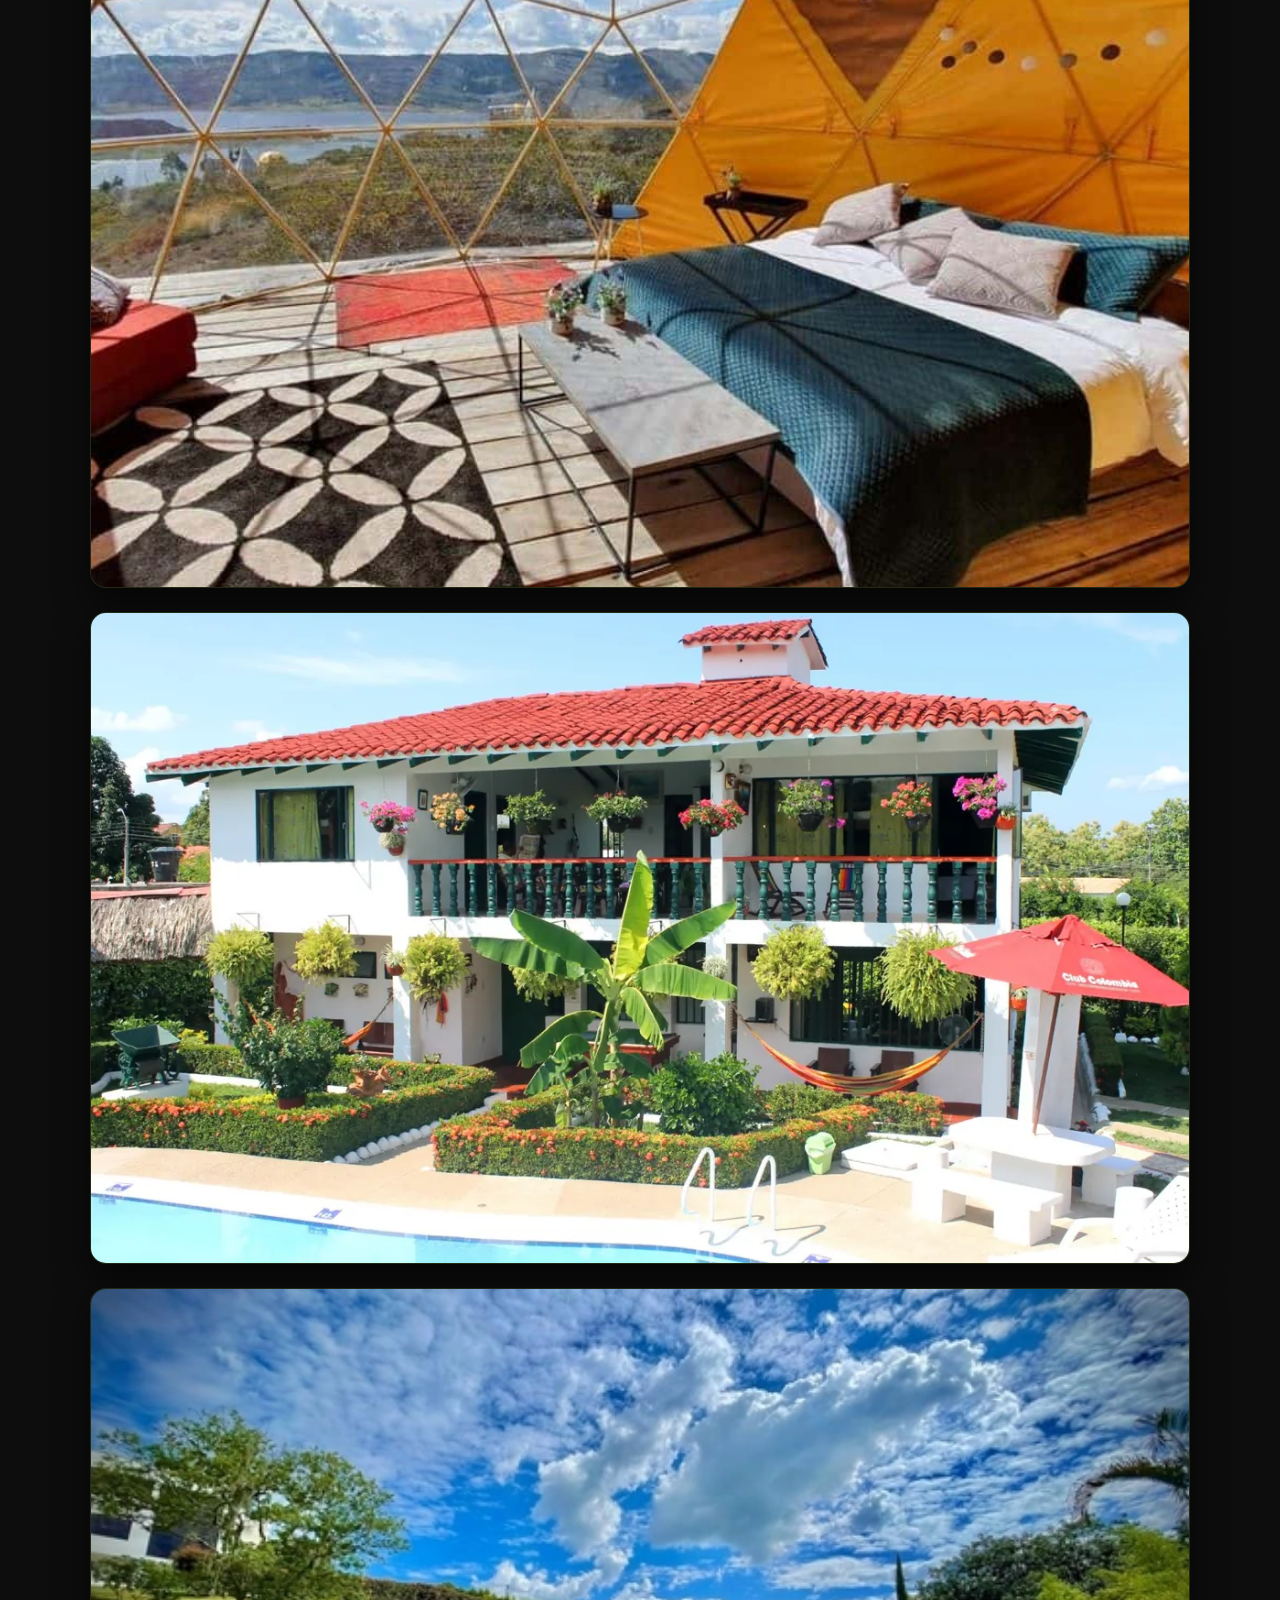
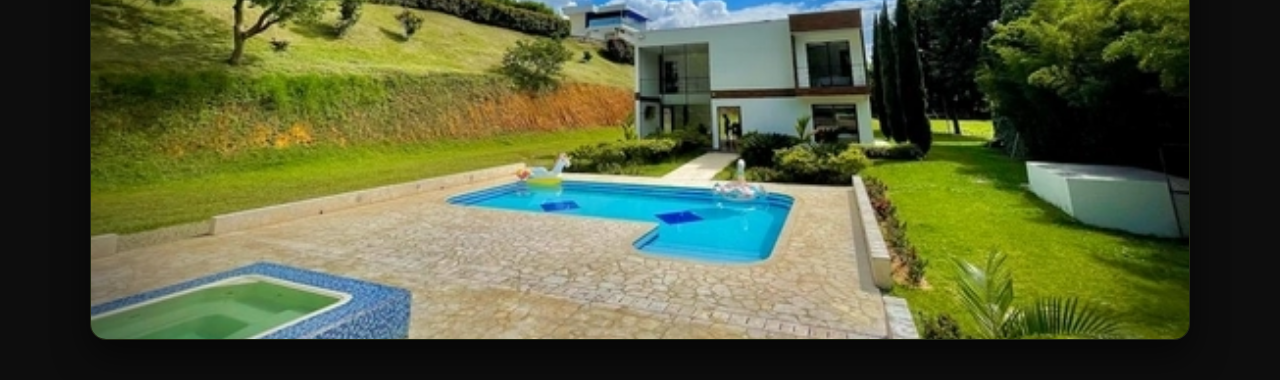
<file: Finca_PuroParche/html/fincas/FincaLaManuela/Galeria.html>
<!DOCTYPE html>
<html lang="es">
<head>
    <meta charset="UTF-8">
    <meta name="viewport" content="width=device-width, initial-scale=1.0">
    <title>Galería de Fotos - Finca PuroParche</title>
    <link href="https://fonts.googleapis.com/css2?family=DM+Sans:wght@400;500;700&family=Playfair+Display:ital,wght@0,700;1,700&display=swap" rel="stylesheet">
    <link rel="stylesheet" href="../../../css/stylegaleria.css">
    <link rel="stylesheet" href="../../../css/styleindex.css">
</head>
<body>

    <a href="StandBy.html" class="btn-volver">
        <svg width="16" height="16" viewBox="0 0 24 24" fill="none" stroke="currentColor" stroke-width="2.5" stroke-linecap="round" stroke-linejoin="round"><line x1="19" y1="12" x2="5" y2="12"></line><polyline points="12 19 5 12 12 5"></polyline></svg>
        Volver al Paquete
    </a>

    <div class="contenedor-galeria-completa">
        <div class="header-galeria">
            <h1>Galería Completa</h1>
            <p>Explora cada rincón de esta espectacular propiedad</p>
        </div>

        <div class="grid-fotos-todas">
            <div class="foto-tarjeta"><img src="../../../img/FincaLaManuela.webp" alt="Foto Propiedad"></div>
            <div class="foto-tarjeta"><img src="../../../img/FincaCristal.jpg" alt="Foto Propiedad"></div>
            <div class="foto-tarjeta"><img src="../../../img/GlampingEstadia.jpg" alt="Foto Propiedad"></div>
            <div class="foto-tarjeta"><img src="../../../img/FincaElCarmen.webp" alt="Foto Propiedad"></div>
            <div class="foto-tarjeta"><img src="../../../img/FincaLaManuela.webp" alt="Foto Propiedad"></div>
        </div>
    </div>

</body>
</html>
</file>
<file: css/styleindex.css>
*, *::before, *::after { margin:0; padding:0; box-sizing:border-box; }

:root {
    --verde: #a8e035;
    --verde-oscuro: #7cb82f;
    --amarillo: #F5A623;
    --amarillo-oscuro: #e8920f;
    --negro: #0d0d0d;
    --negro-suave: #111111;
    --glass: rgba(255,255,255,0.05);
    --glass-border: rgba(168, 224, 53, 0.15);
}

html { scroll-behavior: smooth; }

body {
    font-family: 'DM Sans', sans-serif;
    background: var(--negro);
    color: white;
    overflow-x: hidden;
}

header {
    position: fixed; top: 0; left: 0; right: 0; z-index: 100;
    background: linear-gradient(180deg, rgba(13,13,13,0.40) 0%, rgba(13,13,13,0.15) 100%);
    backdrop-filter: blur(12px);
    border-bottom: 2px solid rgba(168,224,53,0.25);
    transition: all 0.4s cubic-bezier(0.25,0.8,0.25,1);
    box-shadow: 0 8px 32px rgba(0,0,0,0.2);
}
header.scrolled {
    background: linear-gradient(180deg, rgba(13,13,13,0.95) 0%, rgba(13,13,13,0.85) 100%);
    backdrop-filter: blur(24px);
    border-bottom-color: var(--verde);
    box-shadow: 0 12px 48px rgba(168,224,53,0.15);
}
.contenedor-navegacion {
    display: flex; justify-content: space-between; align-items: center;
    padding: 22px 60px;
}
.logo-texto {
    font-family: 'Playfair Display', serif;
    font-size: 24px; font-weight: 700;
    background: linear-gradient(90deg, var(--verde), var(--amarillo));
    -webkit-background-clip: text; -webkit-text-fill-color: transparent;
    letter-spacing: 1px;
    text-shadow: 0 2px 8px rgba(168,224,53,0.2);
}
nav.menu a {
    color: rgba(255,255,255,0.85); text-decoration: none;
    margin: 0 20px; font-size: 15px; font-weight: 500;
    transition: color 0.3s, text-shadow 0.3s;
    position: relative;
}
nav.menu a::after {
    content: '';
    position: absolute;
    bottom: -6px;
    left: 0;
    width: 0;
    height: 2px;
    background: linear-gradient(90deg, var(--verde), var(--amarillo));
    transition: width 0.3s ease;
}
nav.menu a:hover::after,
nav.menu a.activo::after {
    width: 100%;
}
nav.menu a:hover, nav.menu a.activo { color: var(--verde); text-shadow: 0 0 12px rgba(168,224,53,0.4); }

.hero {
    position: relative; height: 100vh; min-height: 680px;
    display: flex; align-items: center; justify-content: center;
    text-align: center; overflow: hidden;
}

.hero-bg {
    position: absolute; inset: 0;
    background: url('../img/FondoPrincipal.jpg') center/cover no-repeat;
    transform: scale(1.05);
    animation: kenburns 18s ease-in-out infinite alternate;
}
@keyframes kenburns {
    from { transform: scale(1.05) translate(0, 0); }
    to   { transform: scale(1.12) translate(-1%, 1%); }
}
.hero-overlay {
    position: absolute; inset: 0;
    background: linear-gradient(
        170deg,
        rgba(0,0,0,0.60) 0%,
        rgba(0,10,0,0.75) 60%,
        rgba(0,0,0,0.88) 100%
    );
}

.hero-dots {
    position: absolute; inset: 0; pointer-events: none;
    background-image:
        radial-gradient(circle, rgba(168,224,53,0.15) 1px, transparent 1px),
        radial-gradient(circle, rgba(245,166,35,0.10) 1px, transparent 1px);
    background-size: 60px 60px, 90px 90px;
    background-position: 0 0, 30px 30px;
    animation: dotsdrift 30s linear infinite;
}
@keyframes dotsdrift {
    from { background-position: 0 0, 30px 30px; }
    to   { background-position: 60px 60px, 90px 90px; }
}

.hero-content {
    position: relative; z-index: 2;
    max-width: 780px; padding: 0 24px;
    animation: heroIn 1s cubic-bezier(.22,1,.36,1) both;
}
@keyframes heroIn {
    from { opacity:0; transform: translateY(40px); }
    to   { opacity:1; transform: translateY(0); }
}

.hero-etiqueta {
    display: inline-block; font-size: 11px; font-weight: 500;
    letter-spacing: 3px; text-transform: uppercase; color: var(--verde);
    border: 1px solid rgba(168,224,53,0.35); padding: 6px 18px;
    border-radius: 50px; margin-bottom: 28px;
    animation: heroIn 1s 0.1s both;
}

.hero-titulo {
    font-family: 'Playfair Display', serif;
    font-size: clamp(42px, 7vw, 82px); font-weight: 700;
    line-height: 1.05; margin-bottom: 22px;
    animation: heroIn 1s 0.2s both;
}
.hero-titulo em {
    font-style: italic;
    background: linear-gradient(90deg, var(--verde), var(--amarillo));
    -webkit-background-clip: text; -webkit-text-fill-color: transparent;
}

.hero-subtitulo {
    font-size: 18px; color: rgba(255,255,255,0.55);
    line-height: 1.7; max-width: 520px; margin: 0 auto 42px;
    animation: heroIn 1s 0.3s both;
}

.buscador-wrap {
    animation: heroIn 1s 0.4s both;
}
.buscador-interactivo {
    display: flex; align-items: center; gap: 0;
    background: rgba(255,255,255,0.97);
    border-radius: 60px; overflow: hidden;
    box-shadow: 0 24px 60px rgba(0,0,0,0.55), 0 0 0 1px rgba(168,224,53,0.25);
    max-width: 640px; margin: 0 auto 24px;
}

.buscador-divider {
    width: 1px; height: 32px;
    background: rgba(0,0,0,0.12); flex-shrink: 0;
}

.buscador-interactivo select,
.buscador-interactivo input {
    border: none; outline: none;
    font-family: 'DM Sans', sans-serif;
    font-size: 14px; color: #1a1a1a;
    background: transparent;
}

.buscador-interactivo select {
    padding: 18px 20px 18px 24px;
    font-weight: 500; cursor: pointer;
    appearance: none;
    background-image: url("data:image/svg+xml,%3Csvg xmlns='http://www.w3.org/2000/svg' width='12' height='8' viewBox='0 0 12 8'%3E%3Cpath d='M1 1l5 5 5-5' stroke='%237cb82f' stroke-width='1.8' fill='none' stroke-linecap='round'/%3E%3C/svg%3E");
    background-repeat: no-repeat;
    background-position: right 14px center;
    padding-right: 36px;
}

.buscador-interactivo input {
    flex: 1; padding: 18px 16px;
    font-weight: 400;
}
.buscador-interactivo input::placeholder { color: rgba(0,0,0,0.35); }

.btn-buscar {
    margin: 6px; padding: 12px 30px;
    background: linear-gradient(90deg, var(--verde), var(--verde-oscuro));
    border: none; border-radius: 50px; color: #0d0d0d;
    font-family: 'DM Sans', sans-serif; font-size: 14px; font-weight: 700;
    cursor: pointer; white-space: nowrap;
    transition: all 0.25s;
    box-shadow: 0 4px 16px rgba(168,224,53,0.35);
}
.btn-buscar:hover {
    transform: scale(1.04);
    box-shadow: 0 8px 24px rgba(168,224,53,0.55);
}

.hero-tags {
    display: flex; justify-content: center; gap: 10px; flex-wrap: wrap;
}
.hero-tag {
    font-size: 12px; color: rgba(255,255,255,0.5);
    border: 1px solid rgba(255,255,255,0.15); padding: 5px 14px;
    border-radius: 50px; cursor: pointer; transition: all 0.2s;
}
.hero-tag:hover { color: var(--verde); border-color: rgba(168,224,53,0.4); }

.scroll-hint {
    position: absolute; bottom: 32px; left: 50%; transform: translateX(-50%);
    z-index: 2; display: flex; flex-direction: column; align-items: center; gap: 8px;
    color: rgba(255,255,255,0.35); font-size: 11px; letter-spacing: 2px;
    text-transform: uppercase; animation: bounce 2s ease-in-out infinite;
}
@keyframes bounce {
    0%,100% { transform: translateX(-50%) translateY(0); }
    50%      { transform: translateX(-50%) translateY(8px); }
}
.scroll-hint svg { opacity: 0.4; }

.seccion-destacados {
    padding: 90px 60px;
    width: 100%;
    position: relative;
    background-attachment: fixed;
}
.seccion-destacados::before {
    content: '';
    position: absolute;
    top: 0;
    left: 0;
    right: 0;
    bottom: 0;
    background: url('../img/images.jpg') center/cover no-repeat fixed;
    filter: brightness(0.35);
    z-index: -1;
}
.seccion-header {
    display: flex; justify-content: space-between; align-items: flex-end;
    margin-bottom: 48px;
}
.seccion-etiqueta {
    font-size: 11px; letter-spacing: 3px; text-transform: uppercase;
    color: var(--verde); margin-bottom: 12px;
}
.seccion-titulo {
    font-family: 'Playfair Display', serif;
    font-size: clamp(28px, 4vw, 44px); font-weight: 700; line-height: 1.1;
}
.seccion-titulo em {
    font-style: italic;
    background: linear-gradient(90deg, var(--verde), var(--amarillo));
    -webkit-background-clip: text; -webkit-text-fill-color: transparent;
}
.btn-ver-todos {
    padding: 11px 26px;
    background: linear-gradient(90deg, var(--verde), var(--amarillo));
    color: #0d0d0d; font-weight: 700;
    border: none; border-radius: 50px;
    font-family: 'DM Sans', sans-serif; font-size: 14px;
    cursor: pointer; transition: transform 0.18s ease, box-shadow 0.18s ease;
    white-space: nowrap; text-decoration: none; display: inline-block;
    box-shadow: 0 10px 30px rgba(168,224,53,0.22);
}
.btn-ver-todos:hover,
.btn-ver-todos:focus {
    transform: translateY(-3px) scale(1.02);
    box-shadow: 0 18px 44px rgba(168,224,53,0.30);
    outline: 2px solid rgba(168,224,53,0.12);
}

.grid-destacados {
    display: grid;
    grid-template-columns: 1.4fr 1fr 1fr;
    grid-template-rows: 300px 300px;
    gap: 16px;
}

.card-dest {
    position: relative; border-radius: 18px; overflow: hidden;
    cursor: pointer;
    transition: transform 0.4s cubic-bezier(.25,.8,.25,1), box-shadow 0.4s;
    border: 1px solid var(--glass-border);
}
.card-dest:first-child { grid-row: span 2; }

.card-dest:hover {
    transform: translateY(-6px);
    box-shadow: 0 24px 50px rgba(0,0,0,0.5), 0 0 0 1px rgba(168,224,53,0.3);
}
.card-img {
    position: absolute; inset: 0; width: 100%; height: 100%;
    object-fit: cover; filter: brightness(0.70);
    transition: transform 0.6s ease;
}
.card-dest:hover .card-img { transform: scale(1.07); }
.card-dest::after {
    content: ''; position: absolute; inset: 0;
    background: linear-gradient(to top, rgba(0,0,0,0.88) 0%, transparent 60%);
    z-index: 1;
}
.card-info {
    position: absolute; bottom: 0; left: 0; right: 0;
    padding: 22px 22px 20px; z-index: 2;
}
.card-continente {
    font-size: 10px; letter-spacing: 2px; text-transform: uppercase;
    color: var(--verde); margin-bottom: 4px;
}
.card-nombre {
    font-family: 'Playfair Display', serif;
    font-size: 22px; font-weight: 700; margin-bottom: 10px;
}
.card-dest:first-child .card-nombre { font-size: 32px; }
.card-footer {
    display: flex; align-items: center; justify-content: space-between;
}
.card-precio { font-size: 15px; font-weight: 600; color: var(--verde); }
.card-dias { font-size: 12px; color: rgba(255,255,255,0.45); }
.estrellas { color: var(--amarillo); font-size: 11px; margin-bottom: 6px; }

.seccion-por-que {
    padding: 90px 60px;
    background: linear-gradient(180deg, rgba(0,0,0,0.55) 0%, rgba(0,0,0,0.50) 100%), url('../img/FincaPrado.jpg') center/cover no-repeat;
    border-top: 1px solid var(--glass-border);
    position: relative;
}
.por-que-inner {
    max-width: 1200px; margin: 0 auto;
}
.por-que-grid {
    display: grid; grid-template-columns: repeat(4,1fr); gap: 24px;
    margin-top: 56px;
}
.por-que-card {
    background: var(--glass); border: 1px solid var(--glass-border);
    border-radius: 18px; padding: 36px 28px;
    backdrop-filter: blur(12px);
    transition: transform 0.3s, box-shadow 0.3s;
}
.por-que-card:hover {
    transform: translateY(-8px);
    box-shadow: 0 20px 40px rgba(0,0,0,0.3), 0 0 0 1px rgba(168,224,53,0.25);
    border-color: rgba(168,224,53,0.3);
}
.por-que-icono {
    font-size: 36px; margin-bottom: 20px; display: block;
}
.por-que-titulo {
    font-family: 'Playfair Display', serif;
    font-size: 19px; font-weight: 700; margin-bottom: 12px;
    color: white;
}
.por-que-texto {
    font-size: 14px; color: rgba(255,255,255,0.5); line-height: 1.65;
}

.banner-cta {
    margin: 0 60px 80px; border-radius: 24px; padding: 70px 70px;
    background: linear-gradient(135deg, #111a00, #1e3300);
    border: 1px solid rgba(168,224,53,0.2);
    display: flex; align-items: center; justify-content: space-between;
    gap: 40px; overflow: hidden; position: relative;
}
.banner-cta::before {
    content: '🌿'; position: absolute; right: -20px; top: 50%;
    transform: translateY(-50%); font-size: 240px; opacity: 0.04;
    pointer-events: none;
}
.banner-cta::after {
    content: '';
    position: absolute; top: 0; left: 0; right: 0; height: 1px;
    background: linear-gradient(90deg, transparent, rgba(168,224,53,0.5), transparent);
}
.banner-cta h2 {
    font-family: 'Playfair Display', serif;
    font-size: 36px; margin-bottom: 12px;
}
.banner-cta p { color: rgba(255,255,255,0.5); font-size: 16px; max-width: 480px; line-height: 1.6; }
.btn-cta {
    flex-shrink: 0; padding: 18px 40px;
    background: linear-gradient(90deg, var(--verde), var(--verde-oscuro));
    border: none; border-radius: 50px; color: #0d0d0d;
    font-family: 'DM Sans', sans-serif; font-size: 15px; font-weight: 700;
    cursor: pointer; white-space: nowrap; transition: all 0.3s;
    box-shadow: 0 12px 32px rgba(168,224,53,0.3);
    text-decoration: none;
}
.btn-cta:hover { transform: scale(1.05); box-shadow: 0 18px 44px rgba(168,224,53,0.5); }

footer {
    border-top: 1px solid var(--glass-border);
    text-align: center; padding: 30px;
    color: rgba(255,255,255,0.25); font-size: 13px;
    background: #000;
}

@keyframes aparecer {
    from { opacity:0; transform:translateY(24px); }
    to   { opacity:1; transform:translateY(0); }
}

@media (max-width: 1024px) {
    .grid-destacados { grid-template-columns: 1fr 1fr; grid-template-rows: auto; }
    .card-dest:first-child { grid-row: span 1; }
    .por-que-grid { grid-template-columns: 1fr 1fr; }
}

/* ==========================================================================
   SECCIÓN INALTERADA PERO OPTIMIZADA EXCLUSIVAMENTE PARA EL CONTENEDOR MÓVIL
   ========================================================================== */
@media (max-width: 700px) {
    .contenedor-navegacion { padding: 16px 20px; flex-wrap: wrap; gap: 10px; }
    .seccion-destacados, .seccion-por-que { padding: 60px 20px; }
    .banner-cta { flex-direction: column; text-align: center; margin: 0 20px 60px; padding: 40px 24px; }
    
    /* --- ARREGLO DE IMÁGENES OCULTAS EN INICIO --- */
    .grid-destacados { 
        grid-template-columns: 1fr !important; 
        grid-template-rows: repeat(auto-fill, minmax(280px, auto)) !important;
        gap: 20px; 
    }
    .card-dest { 
        height: 320px !important; 
        display: block !important;
        visibility: visible !important;
        opacity: 1 !important;
    }
    .card-img { 
        position: absolute;
        inset: 0;
        width: 100% !important;
        height: 100% !important;
        object-fit: cover !important;
        display: block !important;
    }

    /* --- ARREGLO DEL TAMAÑO DE LA BARRA DE BÚSQUEDA MÓVIL --- */
    .buscador-wrap {
        width: 100%;
        padding: 0 10px;
        margin-top: 10px;
    }
    .buscador-interactivo { 
        flex-direction: column;
        background: rgba(255, 255, 255, 0.98);
        border-radius: 24px;
        max-width: 100%;
        padding: 12px;
        gap: 8px;
        box-shadow: 0 15px 40px rgba(0,0,0,0.6);
    }
    .buscador-divider { 
        display: none; 
    }
    .buscador-interactivo select,
    .buscador-interactivo input {
        width: 100% !important;
        padding: 14px 16px !important;
        border-radius: 12px !important;
        background-color: rgba(0, 0, 0, 0.04);
        font-size: 15px;
    }
    .buscador-interactivo select {
        background-position: right 16px center;
    }
    .btn-buscar {
        width: 100% !important;
        margin: 4px 0 0 0;
        padding: 14px 0 !important;
        font-size: 15px;
        border-radius: 50px !important;
        text-align: center;
    }

    /* Mantenimiento de las reglas originales */
    .por-que-grid { grid-template-columns: 1fr; }
    .seccion-stats { flex-wrap: wrap; gap: 32px; }
    .stat-item { border-right: none; }
    .seccion-header { flex-direction: column; align-items: flex-start; gap: 16px; }
    .hero-titulo { font-size: 38px !important; }
    .hero-subtitulo { font-size: 15px; padding: 0 10px; }
}
</file>
<file: css/styledestino.css>
*, *::before, *::after {
            margin: 0; padding: 0; box-sizing: border-box;
        }
        :root {
            --verde: #a8e035;
            --verde-oscuro: #7cb82f;
            --amarillo: #F5A623;
            --negro: #0d0d0d;
            --glass: rgba(255,255,255,0.05);
            --glass-border: rgba(168, 224, 53, 0.15);
        }
        body {
            font-family: 'DM Sans', sans-serif;
            background: var(--negro);
            color: white;
            min-height: 100vh;
            overflow-x: hidden;
        }
        body::before {
            content: '';
            position: fixed;
            inset: 0;
            background:
                radial-gradient(ellipse 80% 60% at 20% 10%, rgba(168,224,53,0.08) 0%, transparent 60%),
                radial-gradient(ellipse 60% 50% at 80% 90%, rgba(245,166,35,0.06) 0%, transparent 60%);
            z-index: 0;
            pointer-events: none;
        }
        /* NAVBAR */
        header {
            position: sticky; top: 0; z-index: 100;
            background: linear-gradient(180deg, rgba(13,13,13,0.40) 0%, rgba(13,13,13,0.15) 100%);
            backdrop-filter: blur(12px);
            border-bottom: 2px solid rgba(168,224,53,0.25);
            transition: all 0.4s cubic-bezier(0.25,0.8,0.25,1);
            box-shadow: 0 8px 32px rgba(0,0,0,0.2);
        }
        header:has(+ *:hover) {
            background: linear-gradient(180deg, rgba(13,13,13,0.95) 0%, rgba(13,13,13,0.85) 100%);
            backdrop-filter: blur(24px);
            border-bottom-color: var(--verde);
            box-shadow: 0 12px 48px rgba(168,224,53,0.15);
        }
        .contenedor-navegacion {
            display: flex; justify-content: space-between; align-items: center;
            padding: 18px 60px;
        }
        .logo-texto {
            font-family: 'Playfair Display', serif;
            font-size: 24px; font-weight: 700;
            background: linear-gradient(90deg, var(--verde), var(--amarillo));
            -webkit-background-clip: text; -webkit-text-fill-color: transparent;
            letter-spacing: 1px;
            text-shadow: 0 2px 8px rgba(168,224,53,0.2);
        }
        nav.menu a {
            color: rgba(255,255,255,0.85); text-decoration: none;
            margin: 0 20px; font-size: 15px; font-weight: 500;
            transition: color 0.3s, text-shadow 0.3s;
            position: relative;
        }
        nav.menu a::after {
            content: '';
            position: absolute;
            bottom: -6px;
            left: 0;
            width: 0;
            height: 2px;
            background: linear-gradient(90deg, var(--verde), var(--amarillo));
            transition: width 0.3s ease;
        }
        nav.menu a:hover::after,
        nav.menu a.activo::after {
            width: 100%;
        }
        nav.menu a:hover, nav.menu a.activo { color: var(--verde); text-shadow: 0 0 12px rgba(168,224,53,0.4); }

        /* HERO */
        .hero-destinos {
            position: relative; z-index: 1;
            text-align: center; padding: 90px 40px 50px;
        }
        .etiqueta {
            display: inline-block; font-size: 11px; font-weight: 500;
            letter-spacing: 3px; text-transform: uppercase; color: var(--verde);
            border: 1px solid rgba(168,224,53,0.3); padding: 6px 18px;
            border-radius: 50px; margin-bottom: 24px;
        }
        .hero-destinos h1 {
            font-family: 'Playfair Display', serif;
            font-size: clamp(36px, 6vw, 68px); font-weight: 700;
            line-height: 1.1; margin-bottom: 20px;
        }
        .hero-destinos h1 em {
            font-style: italic;
            background: linear-gradient(90deg, var(--verde), var(--amarillo));
            -webkit-background-clip: text; -webkit-text-fill-color: transparent;
        }
        .hero-destinos p {
            font-size: 17px; color: rgba(255,255,255,0.5);
            max-width: 500px; margin: 0 auto 40px; line-height: 1.7;
        }

        .filtros {
            display: flex; justify-content: center; gap: 10px;
            flex-wrap: wrap; margin-bottom: 56px;
            position: relative; z-index: 1;
        }
        .filtro-btn {
            padding: 9px 22px; border-radius: 50px;
            border: 1px solid var(--glass-border);
            background: var(--glass); color: rgba(255,255,255,0.65);
            font-family: 'DM Sans', sans-serif; font-size: 14px;
            cursor: pointer; transition: all 0.25s;
            backdrop-filter: blur(10px);
        }
        .filtro-btn:hover, .filtro-btn.activo {
            background: linear-gradient(90deg, var(--verde), var(--verde-oscuro));
            border-color: transparent; color: #0d0d0d;
            transform: translateY(-2px);
            font-weight: 700;
            box-shadow: 0 8px 24px rgba(168,224,53,0.35);
        }

        .seccion-destinos {
            position: relative; z-index: 1;
            padding: 0 40px 100px;
            max-width: 1300px; margin: 0 auto;
        }
        .grid-destinos {
            display: grid;
            grid-template-columns: repeat(auto-fill, minmax(330px, 1fr));
            gap: 22px;
        }
        .grid-destinos .tarjeta-destino:first-child { grid-column: span 2; }

        .tarjeta-destino {
            position: relative; border-radius: 20px; overflow: hidden;
            height: 380px; cursor: pointer;
            transition: transform 0.4s cubic-bezier(.25,.8,.25,1), box-shadow 0.4s;
            border: 1px solid var(--glass-border);
            animation: aparecer 0.6s ease both;
        }
        .tarjeta-destino:nth-child(1){animation-delay:0.05s}
        .tarjeta-destino:nth-child(2){animation-delay:0.10s}
        .tarjeta-destino:nth-child(3){animation-delay:0.15s}
        .tarjeta-destino:nth-child(4){animation-delay:0.20s}
        .tarjeta-destino:nth-child(5){animation-delay:0.25s}
        .tarjeta-destino:nth-child(6){animation-delay:0.30s}
        .tarjeta-destino:nth-child(7){animation-delay:0.35s}
        .tarjeta-destino:nth-child(8){animation-delay:0.40s}
        @keyframes aparecer {
            from { opacity:0; transform:translateY(30px); }
            to   { opacity:1; transform:translateY(0); }
        }
        .tarjeta-destino:hover {
            transform: translateY(-8px) scale(1.01);
            box-shadow: 0 30px 60px rgba(0,0,0,0.5), 0 0 0 1px rgba(168,224,53,0.3);
        }
        .tarjeta-img {
            position: absolute; inset: 0; width: 100%; height: 100%;
            object-fit: cover; transition: transform 0.6s ease;
            filter: brightness(0.72);
        }
        .tarjeta-destino:hover .tarjeta-img { transform: scale(1.08); }
        .tarjeta-destino::after {
            content: ''; position: absolute; inset: 0;
            background: linear-gradient(to top, rgba(0,0,0,0.9) 0%, rgba(0,0,0,0.25) 50%, transparent 100%);
            z-index: 1;
        }
        .tarjeta-info {
            position: absolute; bottom: 0; left: 0; right: 0;
            padding: 26px 26px 22px; z-index: 2;
        }
        .tarjeta-continente {
            font-size: 10px; letter-spacing: 2.5px; text-transform: uppercase;
            color: var(--verde); font-weight: 500; margin-bottom: 6px;
        }
        .estrellas { color: var(--amarillo); font-size: 12px; margin-bottom: 6px; }
        .tarjeta-nombre {
            font-family: 'Playfair Display', serif;
            font-size: 27px; font-weight: 700; margin-bottom: 8px; line-height: 1.1;
        }
        .tarjeta-destino:first-child .tarjeta-nombre { font-size: 40px; }
        .tarjeta-descripcion {
            font-size: 13px; color: rgba(255,255,255,0.58);
            line-height: 1.55; margin-bottom: 16px; max-width: 400px;
        }
        .tarjeta-footer {
            display: flex; align-items: center; justify-content: space-between;
        }
        .tarjeta-precio { display: flex; flex-direction: column; }
        .precio-desde { font-size: 10px; color: rgba(255,255,255,0.4); letter-spacing: 1px; text-transform: uppercase; }
        .precio-valor { font-size: 22px; font-weight: 700; color: var(--verde); }
        .tarjeta-duracion { font-size: 12px; color: rgba(255,255,255,0.45); }
        .btn-ver {
            padding: 10px 22px;
            background: linear-gradient(90deg, var(--verde), var(--verde-oscuro));
            border: none; border-radius: 50px; color: #0d0d0d;
            font-family: 'DM Sans', sans-serif; font-size: 13px; font-weight: 700;
            cursor: pointer; transition: all 0.25s;
            opacity: 0; transform: translateY(5px);
        }
        .tarjeta-destino:hover .btn-ver {
            opacity: 1; transform: translateY(0);
            box-shadow: 0 6px 20px rgba(168,224,53,0.4);
        }
        .badge {
            position: absolute; top: 18px; right: 18px; z-index: 3;
            padding: 5px 13px; border-radius: 50px;
            font-size: 11px; font-weight: 500;
        }
        .badge-popular { background: linear-gradient(90deg, var(--amarillo), #e8920f); color: #0d0d0d; font-weight: 700; }
        .badge-oferta  { background: linear-gradient(90deg, var(--verde), var(--verde-oscuro)); color: #0d0d0d; font-weight: 700; }

        .banner-cta {
            position: relative; z-index: 1;
            margin: 0 40px 80px; border-radius: 24px; padding: 60px;
            background: linear-gradient(135deg, #111a00, #1e3300);
            border: 1px solid rgba(168,224,53,0.2);
            display: flex; align-items: center; justify-content: space-between;
            gap: 40px; overflow: hidden;
        }
        .banner-cta::before {
            content: '🌿'; position: absolute; right: -10px; top: 50%;
            transform: translateY(-50%); font-size: 200px; opacity: 0.04; pointer-events: none;
        }
        .banner-cta::after {
            content: ''; position: absolute; top: 0; left: 0; right: 0; height: 1px;
            background: linear-gradient(90deg, transparent, rgba(168,224,53,0.5), transparent);
        }
        .banner-cta h2 {
            font-family: 'Playfair Display', serif; font-size: 32px; margin-bottom: 10px;
        }
        .banner-cta p { color: rgba(255,255,255,0.5); font-size: 16px; max-width: 460px; }
        .btn-cta {
            flex-shrink: 0; padding: 16px 36px;
            background: linear-gradient(90deg, var(--verde), var(--verde-oscuro));
            border: none; border-radius: 50px; color: #0d0d0d;
            font-family: 'DM Sans', sans-serif; font-size: 15px; font-weight: 700;
            cursor: pointer; white-space: nowrap; transition: all 0.3s;
            box-shadow: 0 10px 30px rgba(168,224,53,0.25);
        }
        .btn-cta:hover { transform: scale(1.05); box-shadow: 0 16px 40px rgba(168,224,53,0.45); }

        footer {
            position: relative; z-index: 1; text-align: center;
            padding: 28px; border-top: 1px solid var(--glass-border);
            color: rgba(255,255,255,0.28); font-size: 13px;
            background: #000;
        }

        @media (max-width: 900px) {
            .grid-destinos .tarjeta-destino:first-child { grid-column: span 1; }
            .contenedor-navegacion { padding: 16px 20px; flex-wrap: wrap; gap: 10px; }
            .banner-cta { flex-direction: column; text-align: center; margin: 0 20px 60px; padding: 36px 24px; }
            .seccion-destinos { padding: 0 20px 80px; }
            .hero-destinos { padding: 60px 20px 40px; }
            .grid-destinos { grid-template-columns: 1fr; }
        }
</file>
<file: css/styleContacto.css>
/* Pequeños ajustes específicos para el formulario usando tu misma línea de diseño */
        .seccion-formulario {
            max-width: 600px;
            margin: 40px auto;
            padding: 0 20px;
        }
        .grupo-campo {
            margin-bottom: 20px;
        }
        .grupo-campo label {
            display: block;
            font-weight: bold;
            margin-bottom: 8px;
            color: #333;
        }
        .grupo-campo input, .grupo-campo select, .grupo-campo textarea {
            width: 100%;
            padding: 12px;
            border: 1px solid #ccc;
            border-radius: 8px;
            font-size: 14px;
            font-family: inherit;
            box-sizing: border-box;
        }
        .grupo-campo textarea {
            resize: vertical;
            min-height: 120px;
        }
        .btn-enviar-form {
            background-color: #83cd29; /* El color verde de tus botones principales */
            color: white;
            border: none;
            padding: 14px 28px;
            font-size: 16px;
            font-weight: bold;
            border-radius: 50px;
            cursor: pointer;
            width: 100%;
            transition: background 0.3s ease;
        }
        .btn-enviar-form:hover {
            background-color: #6eb320;
        }
</file>
<file: Finca_PuroParche/css/styledestino.css>
*, *::before, *::after {
            margin: 0; padding: 0; box-sizing: border-box;
        }
        :root {
            --verde: #a8e035;
            --verde-oscuro: #7cb82f;
            --amarillo: #F5A623;
            --negro: #0d0d0d;
            --glass: rgba(255,255,255,0.05);
            --glass-border: rgba(168, 224, 53, 0.15);
        }
        body {
            font-family: 'DM Sans', sans-serif;
            background: var(--negro);
            color: white;
            min-height: 100vh;
            overflow-x: hidden;
        }
        body::before {
            content: '';
            position: fixed;
            inset: 0;
            background:
                radial-gradient(ellipse 80% 60% at 20% 10%, rgba(168,224,53,0.08) 0%, transparent 60%),
                radial-gradient(ellipse 60% 50% at 80% 90%, rgba(245,166,35,0.06) 0%, transparent 60%);
            z-index: 0;
            pointer-events: none;
        }
        /* NAVBAR */
        header {
            position: sticky; top: 0; z-index: 100;
            background: linear-gradient(180deg, rgba(13,13,13,0.40) 0%, rgba(13,13,13,0.15) 100%);
            backdrop-filter: blur(12px);
            border-bottom: 2px solid rgba(168,224,53,0.25);
            transition: all 0.4s cubic-bezier(0.25,0.8,0.25,1);
            box-shadow: 0 8px 32px rgba(0,0,0,0.2);
        }
        header:has(+ *:hover) {
            background: linear-gradient(180deg, rgba(13,13,13,0.95) 0%, rgba(13,13,13,0.85) 100%);
            backdrop-filter: blur(24px);
            border-bottom-color: var(--verde);
            box-shadow: 0 12px 48px rgba(168,224,53,0.15);
        }
        .contenedor-navegacion {
            display: flex; justify-content: space-between; align-items: center;
            padding: 18px 60px;
        }
        .logo-texto {
            font-family: 'Playfair Display', serif;
            font-size: 24px; font-weight: 700;
            background: linear-gradient(90deg, var(--verde), var(--amarillo));
            -webkit-background-clip: text; -webkit-text-fill-color: transparent;
            letter-spacing: 1px;
            text-shadow: 0 2px 8px rgba(168,224,53,0.2);
        }
        nav.menu a {
            color: rgba(255,255,255,0.85); text-decoration: none;
            margin: 0 20px; font-size: 15px; font-weight: 500;
            transition: color 0.3s, text-shadow 0.3s;
            position: relative;
        }
        nav.menu a::after {
            content: '';
            position: absolute;
            bottom: -6px;
            left: 0;
            width: 0;
            height: 2px;
            background: linear-gradient(90deg, var(--verde), var(--amarillo));
            transition: width 0.3s ease;
        }
        nav.menu a:hover::after,
        nav.menu a.activo::after {
            width: 100%;
        }
        nav.menu a:hover, nav.menu a.activo { color: var(--verde); text-shadow: 0 0 12px rgba(168,224,53,0.4); }

        /* HERO */
        .hero-destinos {
            position: relative; z-index: 1;
            text-align: center; padding: 90px 40px 50px;
        }
        .etiqueta {
            display: inline-block; font-size: 11px; font-weight: 500;
            letter-spacing: 3px; text-transform: uppercase; color: var(--verde);
            border: 1px solid rgba(168,224,53,0.3); padding: 6px 18px;
            border-radius: 50px; margin-bottom: 24px;
        }
        .hero-destinos h1 {
            font-family: 'Playfair Display', serif;
            font-size: clamp(36px, 6vw, 68px); font-weight: 700;
            line-height: 1.1; margin-bottom: 20px;
        }
        .hero-destinos h1 em {
            font-style: italic;
            background: linear-gradient(90deg, var(--verde), var(--amarillo));
            -webkit-background-clip: text; -webkit-text-fill-color: transparent;
        }
        .hero-destinos p {
            font-size: 17px; color: rgba(255,255,255,0.5);
            max-width: 500px; margin: 0 auto 40px; line-height: 1.7;
        }

        .filtros {
            display: flex; justify-content: center; gap: 10px;
            flex-wrap: wrap; margin-bottom: 56px;
            position: relative; z-index: 1;
        }
        .filtro-btn {
            padding: 9px 22px; border-radius: 50px;
            border: 1px solid var(--glass-border);
            background: var(--glass); color: rgba(255,255,255,0.65);
            font-family: 'DM Sans', sans-serif; font-size: 14px;
            cursor: pointer; transition: all 0.25s;
            backdrop-filter: blur(10px);
        }
        .filtro-btn:hover, .filtro-btn.activo {
            background: linear-gradient(90deg, var(--verde), var(--verde-oscuro));
            border-color: transparent; color: #0d0d0d;
            transform: translateY(-2px);
            font-weight: 700;
            box-shadow: 0 8px 24px rgba(168,224,53,0.35);
        }

        .seccion-destinos {
            position: relative; z-index: 1;
            padding: 0 40px 100px;
            max-width: 1300px; margin: 0 auto;
        }
        .grid-destinos {
            display: grid;
            grid-template-columns: repeat(auto-fill, minmax(330px, 1fr));
            gap: 22px;
        }
        .grid-destinos .tarjeta-destino:first-child { grid-column: span 2; }

        .tarjeta-destino {
            position: relative; border-radius: 20px; overflow: hidden;
            height: 380px; cursor: pointer;
            transition: transform 0.4s cubic-bezier(.25,.8,.25,1), box-shadow 0.4s;
            border: 1px solid var(--glass-border);
            animation: aparecer 0.6s ease both;
        }
        .tarjeta-destino:nth-child(1){animation-delay:0.05s}
        .tarjeta-destino:nth-child(2){animation-delay:0.10s}
        .tarjeta-destino:nth-child(3){animation-delay:0.15s}
        .tarjeta-destino:nth-child(4){animation-delay:0.20s}
        .tarjeta-destino:nth-child(5){animation-delay:0.25s}
        .tarjeta-destino:nth-child(6){animation-delay:0.30s}
        .tarjeta-destino:nth-child(7){animation-delay:0.35s}
        .tarjeta-destino:nth-child(8){animation-delay:0.40s}
        @keyframes aparecer {
            from { opacity:0; transform:translateY(30px); }
            to   { opacity:1; transform:translateY(0); }
        }
        .tarjeta-destino:hover {
            transform: translateY(-8px) scale(1.01);
            box-shadow: 0 30px 60px rgba(0,0,0,0.5), 0 0 0 1px rgba(168,224,53,0.3);
        }
        .tarjeta-img {
            position: absolute; inset: 0; width: 100%; height: 100%;
            object-fit: cover; transition: transform 0.6s ease;
            filter: brightness(0.72);
        }
        .tarjeta-destino:hover .tarjeta-img { transform: scale(1.08); }
        .tarjeta-destino::after {
            content: ''; position: absolute; inset: 0;
            background: linear-gradient(to top, rgba(0,0,0,0.9) 0%, rgba(0,0,0,0.25) 50%, transparent 100%);
            z-index: 1;
        }
        .tarjeta-info {
            position: absolute; bottom: 0; left: 0; right: 0;
            padding: 26px 26px 22px; z-index: 2;
        }
        .tarjeta-continente {
            font-size: 10px; letter-spacing: 2.5px; text-transform: uppercase;
            color: var(--verde); font-weight: 500; margin-bottom: 6px;
        }
        .estrellas { color: var(--amarillo); font-size: 12px; margin-bottom: 6px; }
        .tarjeta-nombre {
            font-family: 'Playfair Display', serif;
            font-size: 27px; font-weight: 700; margin-bottom: 8px; line-height: 1.1;
        }
        .tarjeta-destino:first-child .tarjeta-nombre { font-size: 40px; }
        .tarjeta-descripcion {
            font-size: 13px; color: rgba(255,255,255,0.58);
            line-height: 1.55; margin-bottom: 16px; max-width: 400px;
        }
        .tarjeta-footer {
            display: flex; align-items: center; justify-content: space-between;
        }
        .tarjeta-precio { display: flex; flex-direction: column; }
        .precio-desde { font-size: 10px; color: rgba(255,255,255,0.4); letter-spacing: 1px; text-transform: uppercase; }
        .precio-valor { font-size: 22px; font-weight: 700; color: var(--verde); }
        .tarjeta-duracion { font-size: 12px; color: rgba(255,255,255,0.45); }
        .btn-ver {
            padding: 10px 22px;
            background: linear-gradient(90deg, var(--verde), var(--verde-oscuro));
            border: none; border-radius: 50px; color: #0d0d0d;
            font-family: 'DM Sans', sans-serif; font-size: 13px; font-weight: 700;
            cursor: pointer; transition: all 0.25s;
            opacity: 0; transform: translateY(5px);
        }
        .tarjeta-destino:hover .btn-ver {
            opacity: 1; transform: translateY(0);
            box-shadow: 0 6px 20px rgba(168,224,53,0.4);
        }
        .badge {
            position: absolute; top: 18px; right: 18px; z-index: 3;
            padding: 5px 13px; border-radius: 50px;
            font-size: 11px; font-weight: 500;
        }
        .badge-popular { background: linear-gradient(90deg, var(--amarillo), #e8920f); color: #0d0d0d; font-weight: 700; }
        .badge-oferta  { background: linear-gradient(90deg, var(--verde), var(--verde-oscuro)); color: #0d0d0d; font-weight: 700; }

        .banner-cta {
            position: relative; z-index: 1;
            margin: 0 40px 80px; border-radius: 24px; padding: 60px;
            background: linear-gradient(135deg, #111a00, #1e3300);
            border: 1px solid rgba(168,224,53,0.2);
            display: flex; align-items: center; justify-content: space-between;
            gap: 40px; overflow: hidden;
        }
        .banner-cta::before {
            content: '🌿'; position: absolute; right: -10px; top: 50%;
            transform: translateY(-50%); font-size: 200px; opacity: 0.04; pointer-events: none;
        }
        .banner-cta::after {
            content: ''; position: absolute; top: 0; left: 0; right: 0; height: 1px;
            background: linear-gradient(90deg, transparent, rgba(168,224,53,0.5), transparent);
        }
        .banner-cta h2 {
            font-family: 'Playfair Display', serif; font-size: 32px; margin-bottom: 10px;
        }
        .banner-cta p { color: rgba(255,255,255,0.5); font-size: 16px; max-width: 460px; }
        .btn-cta {
            flex-shrink: 0; padding: 16px 36px;
            background: linear-gradient(90deg, var(--verde), var(--verde-oscuro));
            border: none; border-radius: 50px; color: #0d0d0d;
            font-family: 'DM Sans', sans-serif; font-size: 15px; font-weight: 700;
            cursor: pointer; white-space: nowrap; transition: all 0.3s;
            box-shadow: 0 10px 30px rgba(168,224,53,0.25);
        }
        .btn-cta:hover { transform: scale(1.05); box-shadow: 0 16px 40px rgba(168,224,53,0.45); }

        footer {
            position: relative; z-index: 1; text-align: center;
            padding: 28px; border-top: 1px solid var(--glass-border);
            color: rgba(255,255,255,0.28); font-size: 13px;
            background: #000;
        }

        @media (max-width: 900px) {
            .grid-destinos .tarjeta-destino:first-child { grid-column: span 1; }
            .contenedor-navegacion { padding: 16px 20px; flex-wrap: wrap; gap: 10px; }
            .banner-cta { flex-direction: column; text-align: center; margin: 0 20px 60px; padding: 36px 24px; }
            .seccion-destinos { padding: 0 20px 80px; }
            .hero-destinos { padding: 60px 20px 40px; }
            .grid-destinos { grid-template-columns: 1fr; }
        }
</file>
<file: Finca_PuroParche/css/styleContacto.css>
/* Pequeños ajustes específicos para el formulario usando tu misma línea de diseño */
        .seccion-formulario {
            max-width: 600px;
            margin: 40px auto;
            padding: 0 20px;
        }
        .grupo-campo {
            margin-bottom: 20px;
        }
        .grupo-campo label {
            display: block;
            font-weight: bold;
            margin-bottom: 8px;
            color: #333;
        }
        .grupo-campo input, .grupo-campo select, .grupo-campo textarea {
            width: 100%;
            padding: 12px;
            border: 1px solid #ccc;
            border-radius: 8px;
            font-size: 14px;
            font-family: inherit;
            box-sizing: border-box;
        }
        .grupo-campo textarea {
            resize: vertical;
            min-height: 120px;
        }
        .btn-enviar-form {
            background-color: #83cd29; /* El color verde de tus botones principales */
            color: white;
            border: none;
            padding: 14px 28px;
            font-size: 16px;
            font-weight: bold;
            border-radius: 50px;
            cursor: pointer;
            width: 100%;
            transition: background 0.3s ease;
        }
        .btn-enviar-form:hover {
            background-color: #6eb320;
        }
</file>
<file: css/stylegaleria.css>
/* Estilos alineados con la identidad visual oscura de tu marca */
        *, *::before, *::after {
            margin: 0;
            padding: 0;
            box-sizing: border-box;
        }

        body {
            font-family: 'DM Sans', sans-serif;
            background-color: #0d0d0d;
            color: #ffffff;
            min-height: 100vh;
            padding: 40px 20px;
        }

        /* Fondo decorativo de luces sutiles */
        body::before {
            content: '';
            position: fixed; inset: 0;
            background:
                radial-gradient(ellipse 60% 50% at 20% 20%, rgba(168,224,53,0.06) 0%, transparent 60%),
                radial-gradient(ellipse 50% 40% at 80% 80%, rgba(245,166,35,0.05) 0%, transparent 60%);
            z-index: 0; pointer-events: none;
        }

        .contenedor-galeria-completa {
            max-width: 1100px;
            margin: 0 auto;
            position: relative;
            z-index: 1;
        }

        /* Encabezado */
        .header-galeria {
            text-align: center;
            margin-bottom: 40px;
            padding-top: 20px;
        }

        .header-galeria h1 {
            font-family: 'Playfair Display', serif;
            font-size: clamp(28px, 4vw, 42px);
            background: linear-gradient(90deg, #a8e035, #F5A623);
            -webkit-background-clip: text;
            -webkit-text-fill-color: transparent;
            margin-bottom: 8px;
        }

        .header-galeria p {
            color: rgba(255, 255, 255, 0.5);
            font-size: 15px;
        }

        /* Botón de volver flotante elegante */
        .btn-volver {
            position: fixed;
            top: 24px;
            left: 24px;
            background: rgba(255, 255, 255, 0.07);
            border: 1px solid rgba(255, 255, 255, 0.15);
            color: #ffffff;
            padding: 10px 18px;
            border-radius: 50px;
            text-decoration: none;
            font-size: 14px;
            font-weight: 500;
            display: inline-flex;
            align-items: center;
            gap: 8px;
            backdrop-filter: blur(10px);
            transition: all 0.25s ease;
            z-index: 100;
            box-shadow: 0 4px 12px rgba(0,0,0,0.3);
        }

        .btn-volver:hover {
            background: #ffffff;
            color: #0d0d0d;
            transform: translateX(-3px);
            box-shadow: 0 6px 20px rgba(255,255,255,0.15);
        }

        /* Cuadrícula de fotos vertical tipo feed premium */
        .grid-fotos-todas {
            display: flex;
            flex-direction: column;
            gap: 24px;
        }

        .foto-tarjeta {
            width: 100%;
            border-radius: 16px;
            overflow: hidden;
            border: 1px solid rgba(168, 224, 53, 0.12);
            box-shadow: 0 15px 35px rgba(0,0,0,0.6);
            background: rgba(255, 255, 255, 0.02);
            transition: transform 0.3s ease, border-color 0.3s ease;
        }

        .foto-tarjeta:hover {
            transform: translateY(-4px);
            border-color: rgba(168, 224, 53, 0.35);
        }

        .foto-tarjeta img {
            width: 100%;
            height: auto;
            max-height: 650px;
            object-fit: cover;
            display: block;
        }

        /* Ajustes para dispositivos móviles */
        @media (max-width: 768px) {
            .btn-volver {
                position: absolute;
                top: 10px;
                left: 10px;
            }
            .header-galeria {
                padding-top: 50px;
            }
        }
</file>
<file: Finca_PuroParche/css/stylegaleria.css>
/* Estilos alineados con la identidad visual oscura de tu marca */
        *, *::before, *::after {
            margin: 0;
            padding: 0;
            box-sizing: border-box;
        }

        body {
            font-family: 'DM Sans', sans-serif;
            background-color: #0d0d0d;
            color: #ffffff;
            min-height: 100vh;
            padding: 40px 20px;
        }

        /* Fondo decorativo de luces sutiles */
        body::before {
            content: '';
            position: fixed; inset: 0;
            background:
                radial-gradient(ellipse 60% 50% at 20% 20%, rgba(168,224,53,0.06) 0%, transparent 60%),
                radial-gradient(ellipse 50% 40% at 80% 80%, rgba(245,166,35,0.05) 0%, transparent 60%);
            z-index: 0; pointer-events: none;
        }

        .contenedor-galeria-completa {
            max-width: 1100px;
            margin: 0 auto;
            position: relative;
            z-index: 1;
        }

        /* Encabezado */
        .header-galeria {
            text-align: center;
            margin-bottom: 40px;
            padding-top: 20px;
        }

        .header-galeria h1 {
            font-family: 'Playfair Display', serif;
            font-size: clamp(28px, 4vw, 42px);
            background: linear-gradient(90deg, #a8e035, #F5A623);
            -webkit-background-clip: text;
            -webkit-text-fill-color: transparent;
            margin-bottom: 8px;
        }

        .header-galeria p {
            color: rgba(255, 255, 255, 0.5);
            font-size: 15px;
        }

        /* Botón de volver flotante elegante */
        .btn-volver {
            position: fixed;
            top: 24px;
            left: 24px;
            background: rgba(255, 255, 255, 0.07);
            border: 1px solid rgba(255, 255, 255, 0.15);
            color: #ffffff;
            padding: 10px 18px;
            border-radius: 50px;
            text-decoration: none;
            font-size: 14px;
            font-weight: 500;
            display: inline-flex;
            align-items: center;
            gap: 8px;
            backdrop-filter: blur(10px);
            transition: all 0.25s ease;
            z-index: 100;
            box-shadow: 0 4px 12px rgba(0,0,0,0.3);
        }

        .btn-volver:hover {
            background: #ffffff;
            color: #0d0d0d;
            transform: translateX(-3px);
            box-shadow: 0 6px 20px rgba(255,255,255,0.15);
        }

        /* Cuadrícula de fotos vertical tipo feed premium */
        .grid-fotos-todas {
            display: flex;
            flex-direction: column;
            gap: 24px;
        }

        .foto-tarjeta {
            width: 100%;
            border-radius: 16px;
            overflow: hidden;
            border: 1px solid rgba(168, 224, 53, 0.12);
            box-shadow: 0 15px 35px rgba(0,0,0,0.6);
            background: rgba(255, 255, 255, 0.02);
            transition: transform 0.3s ease, border-color 0.3s ease;
        }

        .foto-tarjeta:hover {
            transform: translateY(-4px);
            border-color: rgba(168, 224, 53, 0.35);
        }

        .foto-tarjeta img {
            width: 100%;
            height: auto;
            max-height: 650px;
            object-fit: cover;
            display: block;
        }

        /* Ajustes para dispositivos móviles */
        @media (max-width: 768px) {
            .btn-volver {
                position: absolute;
                top: 10px;
                left: 10px;
            }
            .header-galeria {
                padding-top: 50px;
            }
        }
</file>
<file: Finca_PuroParche/css/styleindex.css>
*, *::before, *::after { margin:0; padding:0; box-sizing:border-box; }

:root {
    --verde: #a8e035;
    --verde-oscuro: #7cb82f;
    --amarillo: #F5A623;
    --amarillo-oscuro: #e8920f;
    --negro: #0d0d0d;
    --negro-suave: #111111;
    --glass: rgba(255,255,255,0.05);
    --glass-border: rgba(168, 224, 53, 0.15);
}

html { scroll-behavior: smooth; }

body {
    font-family: 'DM Sans', sans-serif;
    background: var(--negro);
    color: white;
    overflow-x: hidden;
}

header {
    position: fixed; top: 0; left: 0; right: 0; z-index: 100;
    background: linear-gradient(180deg, rgba(13,13,13,0.40) 0%, rgba(13,13,13,0.15) 100%);
    backdrop-filter: blur(12px);
    border-bottom: 2px solid rgba(168,224,53,0.25);
    transition: all 0.4s cubic-bezier(0.25,0.8,0.25,1);
    box-shadow: 0 8px 32px rgba(0,0,0,0.2);
}
header.scrolled {
    background: linear-gradient(180deg, rgba(13,13,13,0.95) 0%, rgba(13,13,13,0.85) 100%);
    backdrop-filter: blur(24px);
    border-bottom-color: var(--verde);
    box-shadow: 0 12px 48px rgba(168,224,53,0.15);
}
.contenedor-navegacion {
    display: flex; justify-content: space-between; align-items: center;
    padding: 22px 60px;
}
.logo-texto {
    font-family: 'Playfair Display', serif;
    font-size: 24px; font-weight: 700;
    background: linear-gradient(90deg, var(--verde), var(--amarillo));
    -webkit-background-clip: text; -webkit-text-fill-color: transparent;
    letter-spacing: 1px;
    text-shadow: 0 2px 8px rgba(168,224,53,0.2);
}
nav.menu a {
    color: rgba(255,255,255,0.85); text-decoration: none;
    margin: 0 20px; font-size: 15px; font-weight: 500;
    transition: color 0.3s, text-shadow 0.3s;
    position: relative;
}
nav.menu a::after {
    content: '';
    position: absolute;
    bottom: -6px;
    left: 0;
    width: 0;
    height: 2px;
    background: linear-gradient(90deg, var(--verde), var(--amarillo));
    transition: width 0.3s ease;
}
nav.menu a:hover::after,
nav.menu a.activo::after {
    width: 100%;
}
nav.menu a:hover, nav.menu a.activo { color: var(--verde); text-shadow: 0 0 12px rgba(168,224,53,0.4); }

.hero {
    position: relative; height: 100vh; min-height: 680px;
    display: flex; align-items: center; justify-content: center;
    text-align: center; overflow: hidden;
}

.hero-bg {
    position: absolute; inset: 0;
    background: url('../img/FondoPrincipal.jpg') center/cover no-repeat;
    transform: scale(1.05);
    animation: kenburns 18s ease-in-out infinite alternate;
}
@keyframes kenburns {
    from { transform: scale(1.05) translate(0, 0); }
    to   { transform: scale(1.12) translate(-1%, 1%); }
}
.hero-overlay {
    position: absolute; inset: 0;
    background: linear-gradient(
        170deg,
        rgba(0,0,0,0.60) 0%,
        rgba(0,10,0,0.75) 60%,
        rgba(0,0,0,0.88) 100%
    );
}

.hero-dots {
    position: absolute; inset: 0; pointer-events: none;
    background-image:
        radial-gradient(circle, rgba(168,224,53,0.15) 1px, transparent 1px),
        radial-gradient(circle, rgba(245,166,35,0.10) 1px, transparent 1px);
    background-size: 60px 60px, 90px 90px;
    background-position: 0 0, 30px 30px;
    animation: dotsdrift 30s linear infinite;
}
@keyframes dotsdrift {
    from { background-position: 0 0, 30px 30px; }
    to   { background-position: 60px 60px, 90px 90px; }
}

.hero-content {
    position: relative; z-index: 2;
    max-width: 780px; padding: 0 24px;
    animation: heroIn 1s cubic-bezier(.22,1,.36,1) both;
}
@keyframes heroIn {
    from { opacity:0; transform: translateY(40px); }
    to   { opacity:1; transform: translateY(0); }
}

.hero-etiqueta {
    display: inline-block; font-size: 11px; font-weight: 500;
    letter-spacing: 3px; text-transform: uppercase; color: var(--verde);
    border: 1px solid rgba(168,224,53,0.35); padding: 6px 18px;
    border-radius: 50px; margin-bottom: 28px;
    animation: heroIn 1s 0.1s both;
}

.hero-titulo {
    font-family: 'Playfair Display', serif;
    font-size: clamp(42px, 7vw, 82px); font-weight: 700;
    line-height: 1.05; margin-bottom: 22px;
    animation: heroIn 1s 0.2s both;
}
.hero-titulo em {
    font-style: italic;
    background: linear-gradient(90deg, var(--verde), var(--amarillo));
    -webkit-background-clip: text; -webkit-text-fill-color: transparent;
}

.hero-subtitulo {
    font-size: 18px; color: rgba(255,255,255,0.55);
    line-height: 1.7; max-width: 520px; margin: 0 auto 42px;
    animation: heroIn 1s 0.3s both;
}

.buscador-wrap {
    animation: heroIn 1s 0.4s both;
}
.buscador-interactivo {
    display: flex; align-items: center; gap: 0;
    background: rgba(255,255,255,0.97);
    border-radius: 60px; overflow: hidden;
    box-shadow: 0 24px 60px rgba(0,0,0,0.55), 0 0 0 1px rgba(168,224,53,0.25);
    max-width: 640px; margin: 0 auto 24px;
}

.buscador-divider {
    width: 1px; height: 32px;
    background: rgba(0,0,0,0.12); flex-shrink: 0;
}

.buscador-interactivo select,
.buscador-interactivo input {
    border: none; outline: none;
    font-family: 'DM Sans', sans-serif;
    font-size: 14px; color: #1a1a1a;
    background: transparent;
}

.buscador-interactivo select {
    padding: 18px 20px 18px 24px;
    font-weight: 500; cursor: pointer;
    appearance: none;
    background-image: url("data:image/svg+xml,%3Csvg xmlns='http://www.w3.org/2000/svg' width='12' height='8' viewBox='0 0 12 8'%3E%3Cpath d='M1 1l5 5 5-5' stroke='%237cb82f' stroke-width='1.8' fill='none' stroke-linecap='round'/%3E%3C/svg%3E");
    background-repeat: no-repeat;
    background-position: right 14px center;
    padding-right: 36px;
}

.buscador-interactivo input {
    flex: 1; padding: 18px 16px;
    font-weight: 400;
}
.buscador-interactivo input::placeholder { color: rgba(0,0,0,0.35); }

.btn-buscar {
    margin: 6px; padding: 12px 30px;
    background: linear-gradient(90deg, var(--verde), var(--verde-oscuro));
    border: none; border-radius: 50px; color: #0d0d0d;
    font-family: 'DM Sans', sans-serif; font-size: 14px; font-weight: 700;
    cursor: pointer; white-space: nowrap;
    transition: all 0.25s;
    box-shadow: 0 4px 16px rgba(168,224,53,0.35);
}
.btn-buscar:hover {
    transform: scale(1.04);
    box-shadow: 0 8px 24px rgba(168,224,53,0.55);
}

.hero-tags {
    display: flex; justify-content: center; gap: 10px; flex-wrap: wrap;
}
.hero-tag {
    font-size: 12px; color: rgba(255,255,255,0.5);
    border: 1px solid rgba(255,255,255,0.15); padding: 5px 14px;
    border-radius: 50px; cursor: pointer; transition: all 0.2s;
}
.hero-tag:hover { color: var(--verde); border-color: rgba(168,224,53,0.4); }

.scroll-hint {
    position: absolute; bottom: 32px; left: 50%; transform: translateX(-50%);
    z-index: 2; display: flex; flex-direction: column; align-items: center; gap: 8px;
    color: rgba(255,255,255,0.35); font-size: 11px; letter-spacing: 2px;
    text-transform: uppercase; animation: bounce 2s ease-in-out infinite;
}
@keyframes bounce {
    0%,100% { transform: translateX(-50%) translateY(0); }
    50%      { transform: translateX(-50%) translateY(8px); }
}
.scroll-hint svg { opacity: 0.4; }

.seccion-destacados {
    padding: 90px 60px;
    width: 100%;
    position: relative;
    background-attachment: fixed;
}
.seccion-destacados::before {
    content: '';
    position: absolute;
    top: 0;
    left: 0;
    right: 0;
    bottom: 0;
    background: url('../img/images.jpg') center/cover no-repeat fixed;
    filter: brightness(0.35);
    z-index: -1;
}
.seccion-header {
    display: flex; justify-content: space-between; align-items: flex-end;
    margin-bottom: 48px;
}
.seccion-etiqueta {
    font-size: 11px; letter-spacing: 3px; text-transform: uppercase;
    color: var(--verde); margin-bottom: 12px;
}
.seccion-titulo {
    font-family: 'Playfair Display', serif;
    font-size: clamp(28px, 4vw, 44px); font-weight: 700; line-height: 1.1;
}
.seccion-titulo em {
    font-style: italic;
    background: linear-gradient(90deg, var(--verde), var(--amarillo));
    -webkit-background-clip: text; -webkit-text-fill-color: transparent;
}
.btn-ver-todos {
    padding: 11px 26px;
    background: linear-gradient(90deg, var(--verde), var(--amarillo));
    color: #0d0d0d; font-weight: 700;
    border: none; border-radius: 50px;
    font-family: 'DM Sans', sans-serif; font-size: 14px;
    cursor: pointer; transition: transform 0.18s ease, box-shadow 0.18s ease;
    white-space: nowrap; text-decoration: none; display: inline-block;
    box-shadow: 0 10px 30px rgba(168,224,53,0.22);
}
.btn-ver-todos:hover,
.btn-ver-todos:focus {
    transform: translateY(-3px) scale(1.02);
    box-shadow: 0 18px 44px rgba(168,224,53,0.30);
    outline: 2px solid rgba(168,224,53,0.12);
}

.grid-destacados {
    display: grid;
    grid-template-columns: 1.4fr 1fr 1fr;
    grid-template-rows: 300px 300px;
    gap: 16px;
}

.card-dest {
    position: relative; border-radius: 18px; overflow: hidden;
    cursor: pointer;
    transition: transform 0.4s cubic-bezier(.25,.8,.25,1), box-shadow 0.4s;
    border: 1px solid var(--glass-border);
}
.card-dest:first-child { grid-row: span 2; }

.card-dest:hover {
    transform: translateY(-6px);
    box-shadow: 0 24px 50px rgba(0,0,0,0.5), 0 0 0 1px rgba(168,224,53,0.3);
}
.card-img {
    position: absolute; inset: 0; width: 100%; height: 100%;
    object-fit: cover; filter: brightness(0.70);
    transition: transform 0.6s ease;
}
.card-dest:hover .card-img { transform: scale(1.07); }
.card-dest::after {
    content: ''; position: absolute; inset: 0;
    background: linear-gradient(to top, rgba(0,0,0,0.88) 0%, transparent 60%);
    z-index: 1;
}
.card-info {
    position: absolute; bottom: 0; left: 0; right: 0;
    padding: 22px 22px 20px; z-index: 2;
}
.card-continente {
    font-size: 10px; letter-spacing: 2px; text-transform: uppercase;
    color: var(--verde); margin-bottom: 4px;
}
.card-nombre {
    font-family: 'Playfair Display', serif;
    font-size: 22px; font-weight: 700; margin-bottom: 10px;
}
.card-dest:first-child .card-nombre { font-size: 32px; }
.card-footer {
    display: flex; align-items: center; justify-content: space-between;
}
.card-precio { font-size: 15px; font-weight: 600; color: var(--verde); }
.card-dias { font-size: 12px; color: rgba(255,255,255,0.45); }
.estrellas { color: var(--amarillo); font-size: 11px; margin-bottom: 6px; }

.seccion-por-que {
    padding: 90px 60px;
    background: linear-gradient(180deg, rgba(0,0,0,0.55) 0%, rgba(0,0,0,0.50) 100%), url('../img/FincaPrado.jpg') center/cover no-repeat;
    border-top: 1px solid var(--glass-border);
    position: relative;
}
.por-que-inner {
    max-width: 1200px; margin: 0 auto;
}
.por-que-grid {
    display: grid; grid-template-columns: repeat(4,1fr); gap: 24px;
    margin-top: 56px;
}
.por-que-card {
    background: var(--glass); border: 1px solid var(--glass-border);
    border-radius: 18px; padding: 36px 28px;
    backdrop-filter: blur(12px);
    transition: transform 0.3s, box-shadow 0.3s;
}
.por-que-card:hover {
    transform: translateY(-8px);
    box-shadow: 0 20px 40px rgba(0,0,0,0.3), 0 0 0 1px rgba(168,224,53,0.25);
    border-color: rgba(168,224,53,0.3);
}
.por-que-icono {
    font-size: 36px; margin-bottom: 20px; display: block;
}
.por-que-titulo {
    font-family: 'Playfair Display', serif;
    font-size: 19px; font-weight: 700; margin-bottom: 12px;
    color: white;
}
.por-que-texto {
    font-size: 14px; color: rgba(255,255,255,0.5); line-height: 1.65;
}

.banner-cta {
    margin: 0 60px 80px; border-radius: 24px; padding: 70px 70px;
    background: linear-gradient(135deg, #111a00, #1e3300);
    border: 1px solid rgba(168,224,53,0.2);
    display: flex; align-items: center; justify-content: space-between;
    gap: 40px; overflow: hidden; position: relative;
}
.banner-cta::before {
    content: '🌿'; position: absolute; right: -20px; top: 50%;
    transform: translateY(-50%); font-size: 240px; opacity: 0.04;
    pointer-events: none;
}
.banner-cta::after {
    content: '';
    position: absolute; top: 0; left: 0; right: 0; height: 1px;
    background: linear-gradient(90deg, transparent, rgba(168,224,53,0.5), transparent);
}
.banner-cta h2 {
    font-family: 'Playfair Display', serif;
    font-size: 36px; margin-bottom: 12px;
}
.banner-cta p { color: rgba(255,255,255,0.5); font-size: 16px; max-width: 480px; line-height: 1.6; }
.btn-cta {
    flex-shrink: 0; padding: 18px 40px;
    background: linear-gradient(90deg, var(--verde), var(--verde-oscuro));
    border: none; border-radius: 50px; color: #0d0d0d;
    font-family: 'DM Sans', sans-serif; font-size: 15px; font-weight: 700;
    cursor: pointer; white-space: nowrap; transition: all 0.3s;
    box-shadow: 0 12px 32px rgba(168,224,53,0.3);
    text-decoration: none;
}
.btn-cta:hover { transform: scale(1.05); box-shadow: 0 18px 44px rgba(168,224,53,0.5); }

footer {
    border-top: 1px solid var(--glass-border);
    text-align: center; padding: 30px;
    color: rgba(255,255,255,0.25); font-size: 13px;
    background: #000;
}

@keyframes aparecer {
    from { opacity:0; transform:translateY(24px); }
    to   { opacity:1; transform:translateY(0); }
}

@media (max-width: 1024px) {
    .grid-destacados { grid-template-columns: 1fr 1fr; grid-template-rows: auto; }
    .card-dest:first-child { grid-row: span 1; }
    .por-que-grid { grid-template-columns: 1fr 1fr; }
}

/* ==========================================================================
   SECCIÓN INALTERADA PERO OPTIMIZADA EXCLUSIVAMENTE PARA EL CONTENEDOR MÓVIL
   ========================================================================== */
@media (max-width: 700px) {
    .contenedor-navegacion { padding: 16px 20px; flex-wrap: wrap; gap: 10px; }
    .seccion-destacados, .seccion-por-que { padding: 60px 20px; }
    .banner-cta { flex-direction: column; text-align: center; margin: 0 20px 60px; padding: 40px 24px; }
    
    /* --- ARREGLO DE IMÁGENES OCULTAS EN INICIO --- */
    .grid-destacados { 
        grid-template-columns: 1fr !important; 
        grid-template-rows: repeat(auto-fill, minmax(280px, auto)) !important;
        gap: 20px; 
    }
    .card-dest { 
        height: 320px !important; 
        display: block !important;
        visibility: visible !important;
        opacity: 1 !important;
    }
    .card-img { 
        position: absolute;
        inset: 0;
        width: 100% !important;
        height: 100% !important;
        object-fit: cover !important;
        display: block !important;
    }

    /* --- ARREGLO DEL TAMAÑO DE LA BARRA DE BÚSQUEDA MÓVIL --- */
    .buscador-wrap {
        width: 100%;
        padding: 0 10px;
        margin-top: 10px;
    }
    .buscador-interactivo { 
        flex-direction: column;
        background: rgba(255, 255, 255, 0.98);
        border-radius: 24px;
        max-width: 100%;
        padding: 12px;
        gap: 8px;
        box-shadow: 0 15px 40px rgba(0,0,0,0.6);
    }
    .buscador-divider { 
        display: none; 
    }
    .buscador-interactivo select,
    .buscador-interactivo input {
        width: 100% !important;
        padding: 14px 16px !important;
        border-radius: 12px !important;
        background-color: rgba(0, 0, 0, 0.04);
        font-size: 15px;
    }
    .buscador-interactivo select {
        background-position: right 16px center;
    }
    .btn-buscar {
        width: 100% !important;
        margin: 4px 0 0 0;
        padding: 14px 0 !important;
        font-size: 15px;
        border-radius: 50px !important;
        text-align: center;
    }

    /* Mantenimiento de las reglas originales */
    .por-que-grid { grid-template-columns: 1fr; }
    .seccion-stats { flex-wrap: wrap; gap: 32px; }
    .stat-item { border-right: none; }
    .seccion-header { flex-direction: column; align-items: flex-start; gap: 16px; }
    .hero-titulo { font-size: 38px !important; }
    .hero-subtitulo { font-size: 15px; padding: 0 10px; }
}
</file>
